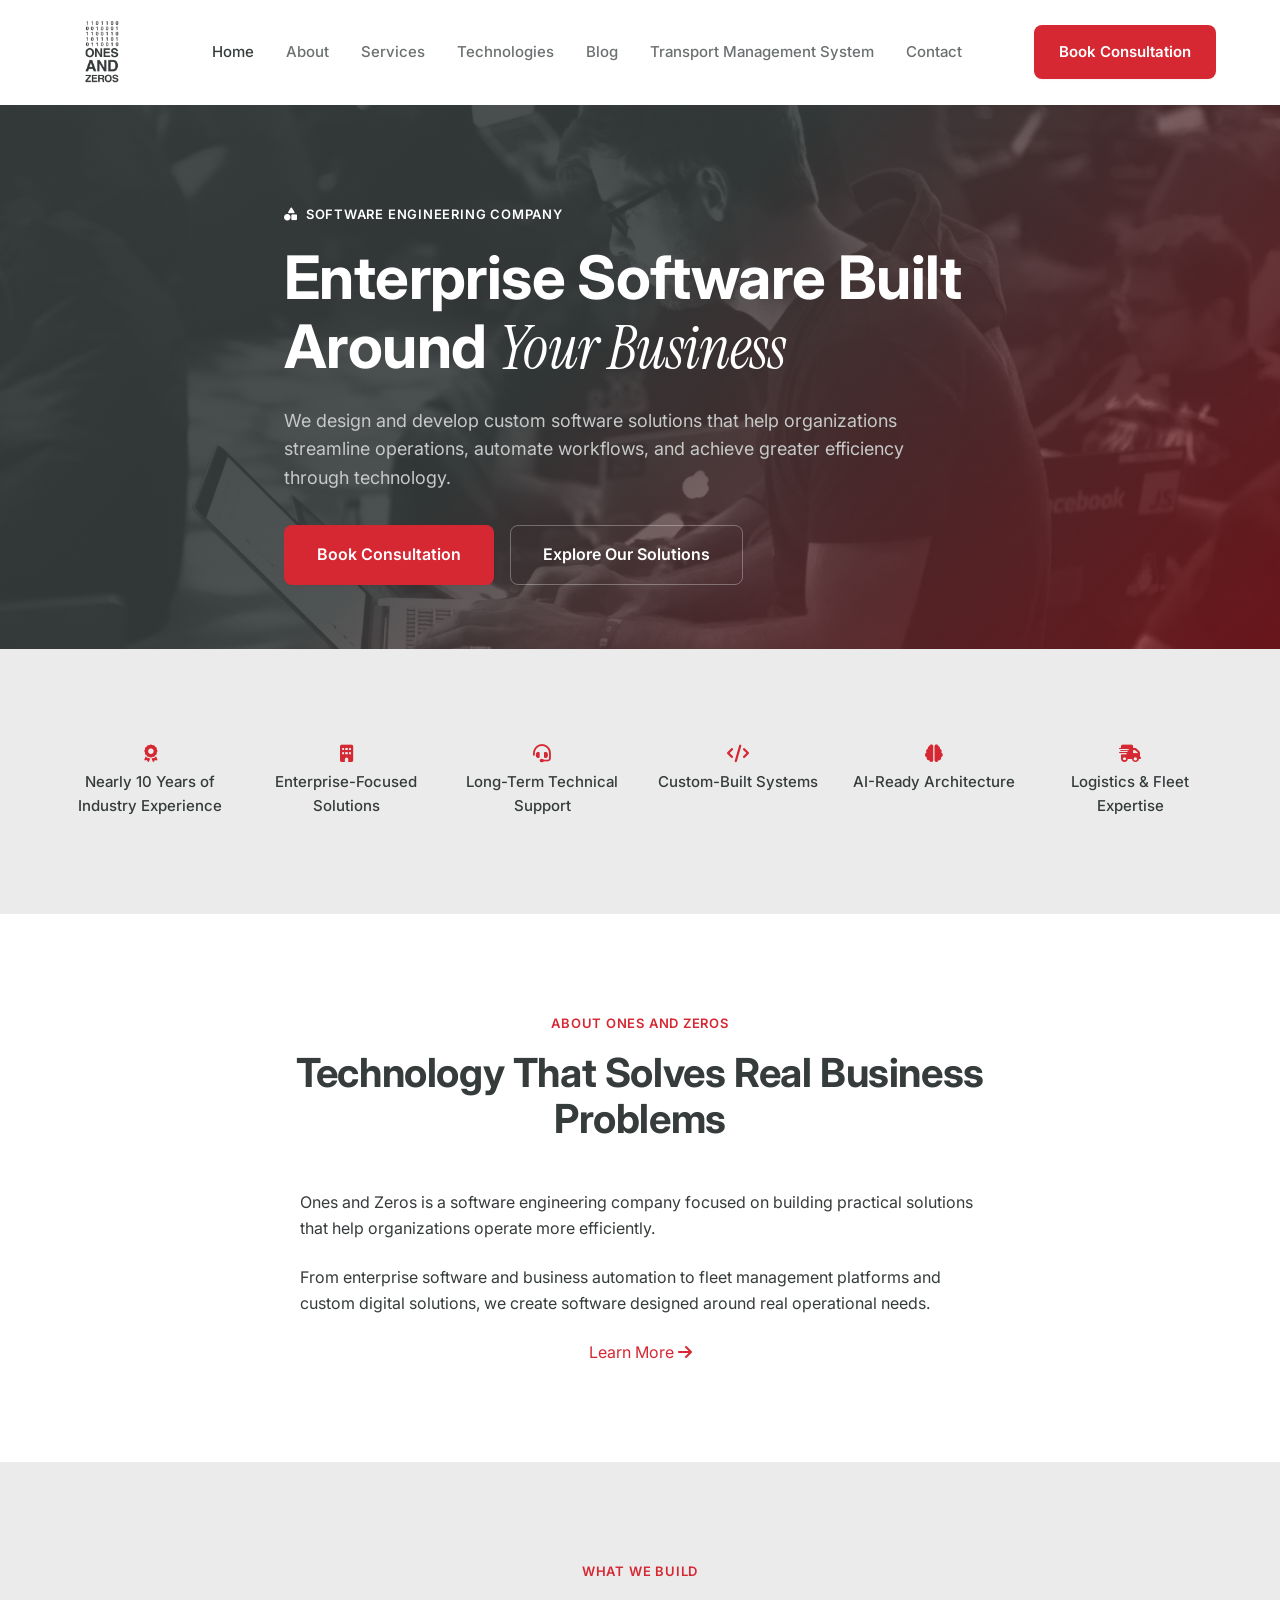
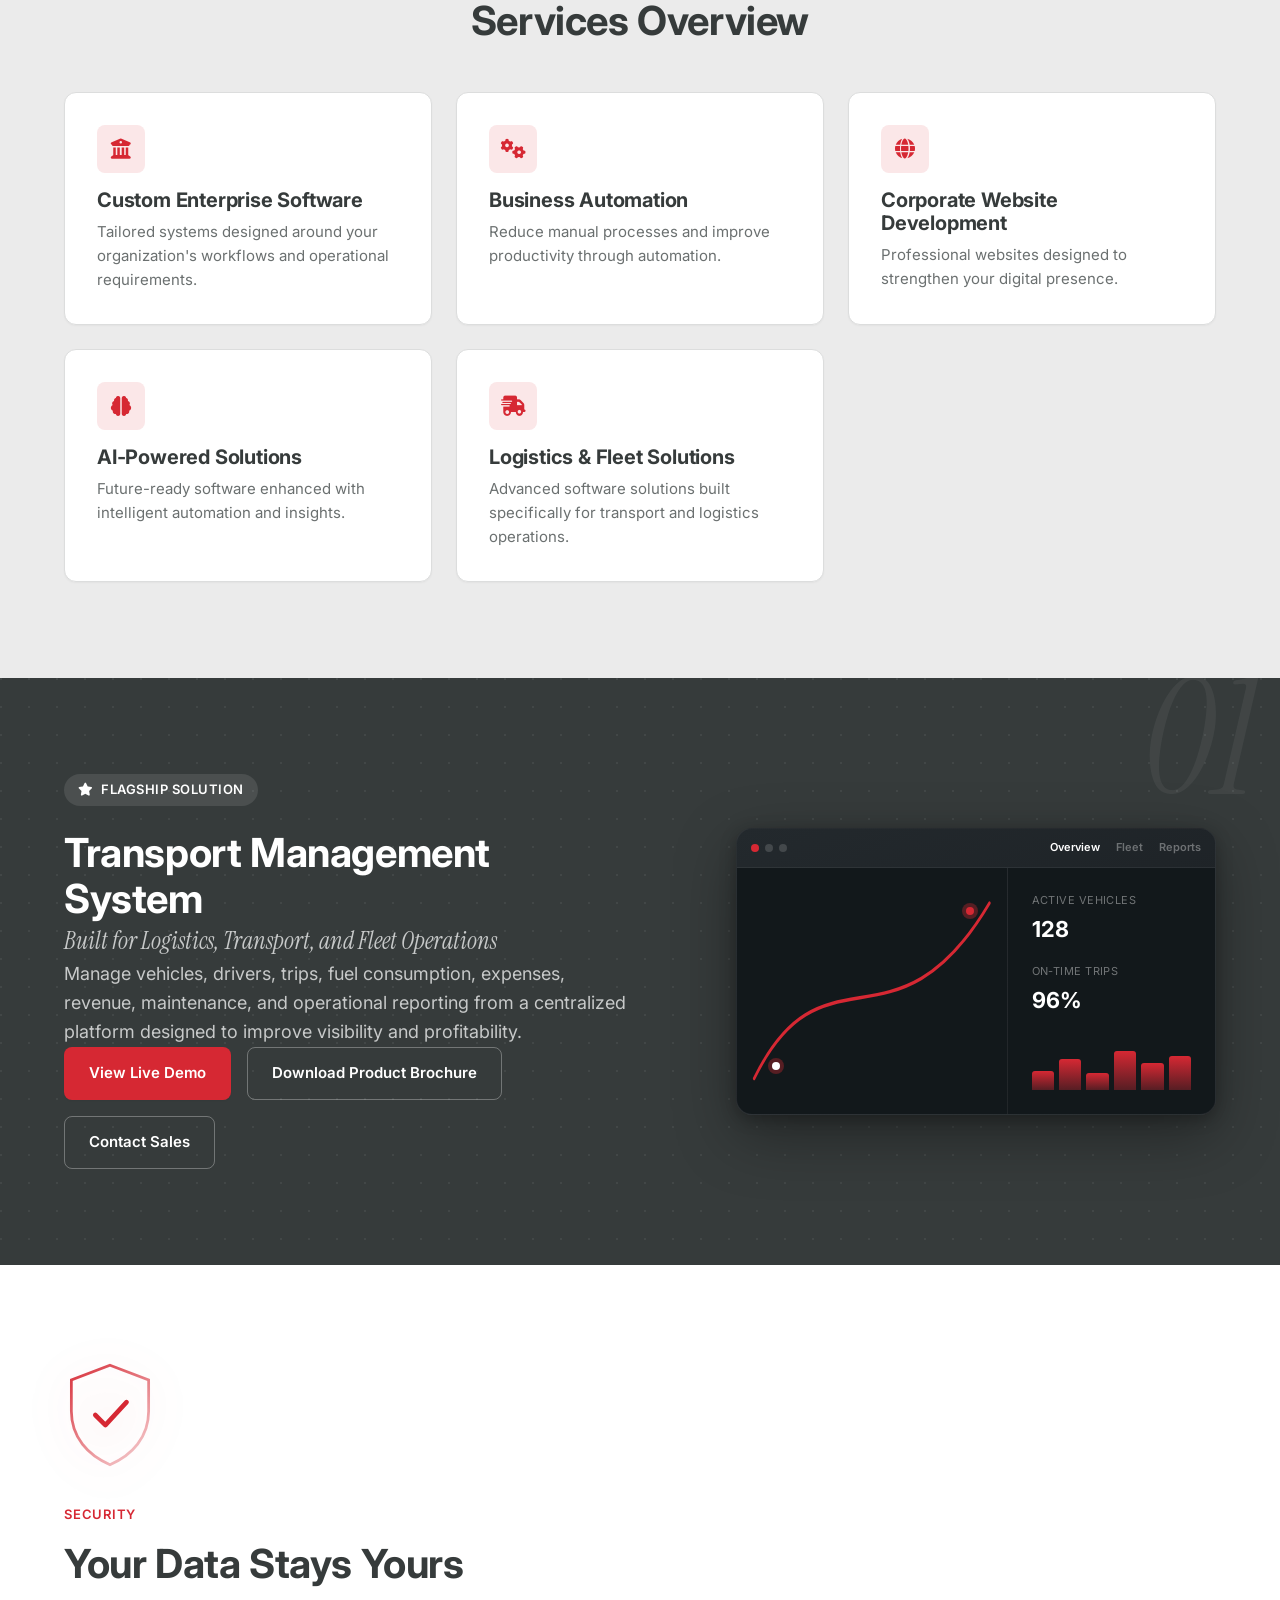
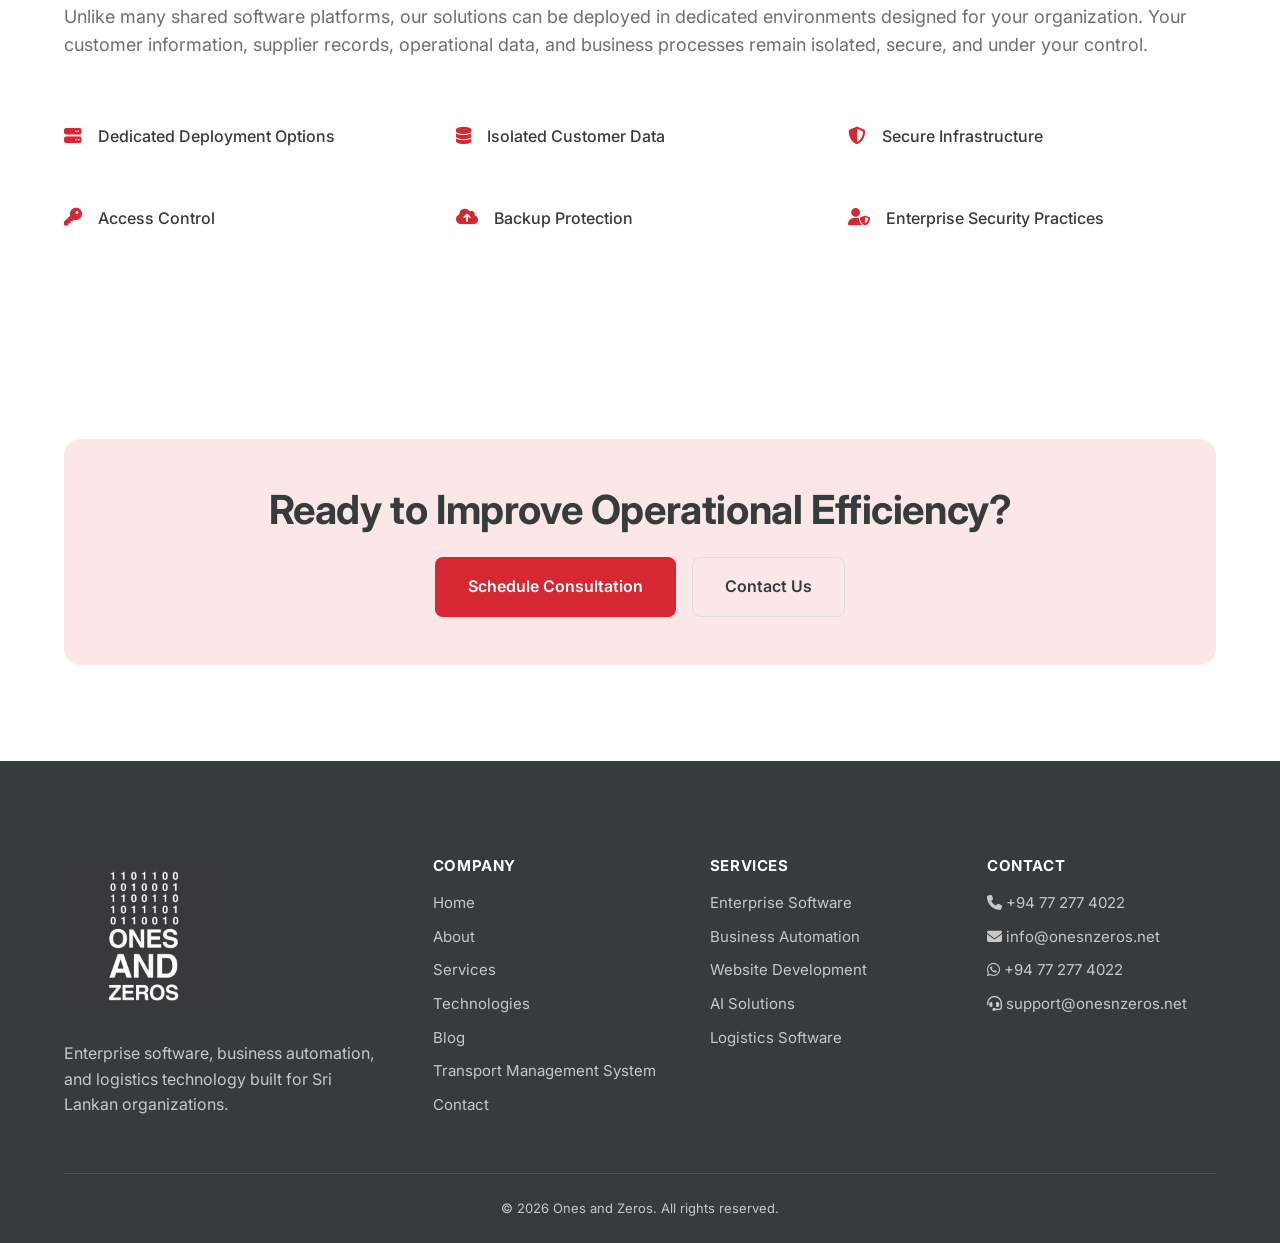
<file: index.html>
<!DOCTYPE html>
<html lang="en-LK">
<head>
  <meta charset="UTF-8">
  <meta name="viewport" content="width=device-width, initial-scale=1.0">
  <title>Ones and Zeros | Enterprise Software Development Company in Sri Lanka</title>
  <meta name="description" content="Ones and Zeros is a Sri Lanka-based software engineering company building enterprise software, business automation, and transport management solutions for growing organizations.">
  <link rel="canonical" href="SITE_URL_PLACEHOLDER/">

  <link rel="icon" type="image/png" sizes="32x32" href="assets/favicon/favicon-32x32.png">
  <link rel="icon" type="image/png" sizes="16x16" href="assets/favicon/favicon-16x16.png">
  <link rel="apple-touch-icon" sizes="180x180" href="assets/favicon/apple-touch-icon.png">
  <link rel="manifest" href="assets/favicon/site.webmanifest">

  <meta name="geo.region" content="LK-11">
  <meta name="geo.placename" content="Ratmalana, Sri Lanka">
  <meta name="geo.position" content="6.8280;79.9200">
  <meta name="ICBM" content="6.8280, 79.9200">

  <meta property="og:title" content="Ones and Zeros | Enterprise Software Development Company in Sri Lanka">
  <meta property="og:description" content="Custom enterprise software, business automation, and logistics technology built around the way your business operates.">
  <meta property="og:type" content="website">
  <meta property="og:url" content="SITE_URL_PLACEHOLDER/">
  <meta property="og:image" content="SITE_URL_PLACEHOLDER/assets/logo/2.png">
  <meta property="og:site_name" content="Ones and Zeros">
  <meta name="twitter:card" content="summary_large_image">
  <meta name="twitter:title" content="Ones and Zeros | Enterprise Software Development Company in Sri Lanka">
  <meta name="twitter:description" content="Custom enterprise software, business automation, and logistics technology built around the way your business operates.">
  <meta name="twitter:image" content="SITE_URL_PLACEHOLDER/assets/logo/2.png">

  <link rel="preconnect" href="https://fonts.googleapis.com">
  <link rel="preconnect" href="https://fonts.gstatic.com" crossorigin>
  <link rel="preconnect" href="https://cdnjs.cloudflare.com" crossorigin>
  <link href="https://fonts.googleapis.com/css2?family=Inter:wght@400;500;600;700&family=Instrument+Serif:ital@0;1&display=swap" rel="stylesheet">
  <link rel="stylesheet" href="https://cdnjs.cloudflare.com/ajax/libs/font-awesome/6.5.1/css/all.min.css">
  <link rel="stylesheet" href="css/styles.css">
  <link rel="preload" as="image" href="assets/images/hero-coding.webp" fetchpriority="high">

  <script type="application/ld+json">
  {
    "@context": "https://schema.org",
    "@type": "ProfessionalService",
    "name": "Ones and Zeros",
    "url": "SITE_URL_PLACEHOLDER/",
    "logo": "SITE_URL_PLACEHOLDER/assets/logo/1.png",
    "address": {
      "@type": "PostalAddress",
      "addressLocality": "Ratmalana",
      "addressCountry": "LK"
    },
    "geo": {
      "@type": "GeoCoordinates",
      "latitude": 6.8280,
      "longitude": 79.9200
    },
    "areaServed": "Sri Lanka",
    "priceRange": "$$",
    "contactPoint": {
      "@type": "ContactPoint",
      "telephone": "+94772774022",
      "email": "info@onesnzeros.net",
      "contactType": "customer service"
    }
  }
  </script>
</head>
<body>

  <header class="site-header" data-header>
    <div class="container nav">
      <a href="index.html" class="nav-logo"><picture><source srcset="assets/logo/1.webp" type="image/webp"><img src="assets/logo/1.png" alt="Ones and Zeros" width="76" height="76"></picture></a>
      <nav class="nav-menu" aria-label="Primary">
        <a href="index.html" class="nav-link is-active">Home</a>
        <a href="about.html" class="nav-link">About</a>
        <a href="services.html" class="nav-link">Services</a>
        <a href="technologies.html" class="nav-link">Technologies</a>
        <a href="blog/index.html" class="nav-link">Blog</a>
        <a href="tms.html" class="nav-link">Transport Management System</a>
        <a href="contact.html" class="nav-link">Contact</a>
      </nav>
      <div class="nav-actions">
        <a href="contact.html#consultation-form" class="btn btn-primary nav-cta">Book Consultation</a>
        <button class="nav-toggle" type="button" aria-label="Open menu" aria-expanded="false" aria-controls="mobile-menu" data-nav-toggle>
          <i class="fa-solid fa-bars"></i>
        </button>
      </div>
    </div>
    <div class="nav-mobile-panel" id="mobile-menu" data-nav-mobile-panel>
      <a href="index.html" class="nav-link is-active">Home</a>
      <a href="about.html" class="nav-link">About</a>
      <a href="services.html" class="nav-link">Services</a>
      <a href="technologies.html" class="nav-link">Technologies</a>
      <a href="blog/index.html" class="nav-link">Blog</a>
      <a href="tms.html" class="nav-link">Transport Management System</a>
      <a href="contact.html" class="nav-link">Contact</a>
      <a href="contact.html#consultation-form" class="btn btn-primary">Book Consultation</a>
    </div>
  </header>

  <main>

    <section class="hero hero--photo">
      <div class="container hero-content reveal">
        <span class="eyebrow"><i class="fa-solid fa-shapes"></i> Software Engineering Company</span>
        <h1>Enterprise Software Built Around <span class="display-serif">Your Business</span></h1>
        <p class="lead">We design and develop custom software solutions that help organizations streamline operations, automate workflows, and achieve greater efficiency through technology.</p>
        <div class="btn-group">
          <a href="contact.html#consultation-form" class="btn btn-primary btn-lg">Book Consultation</a>
          <a href="services.html" class="btn btn-secondary btn-lg">Explore Our Solutions</a>
        </div>
      </div>
    </section>

    <section class="section section--alt">
      <div class="container">
        <div class="trust-strip">
          <div class="trust-item reveal"><i class="fa-solid fa-award"></i><span>Nearly 10 Years of Industry Experience</span></div>
          <div class="trust-item reveal reveal-delay-1"><i class="fa-solid fa-building"></i><span>Enterprise-Focused Solutions</span></div>
          <div class="trust-item reveal reveal-delay-2"><i class="fa-solid fa-headset"></i><span>Long-Term Technical Support</span></div>
          <div class="trust-item reveal"><i class="fa-solid fa-code"></i><span>Custom-Built Systems</span></div>
          <div class="trust-item reveal reveal-delay-1"><i class="fa-solid fa-brain"></i><span>AI-Ready Architecture</span></div>
          <div class="trust-item reveal reveal-delay-2"><i class="fa-solid fa-truck-fast"></i><span>Logistics &amp; Fleet Expertise</span></div>
        </div>
      </div>
    </section>

    <section class="section">
      <div class="container">
        <div class="section-header reveal">
          <span class="eyebrow">About Ones and Zeros</span>
          <h2>Technology That Solves Real Business Problems</h2>
        </div>
        <div class="prose reveal">
          <p>Ones and Zeros is a software engineering company focused on building practical solutions that help organizations operate more efficiently.</p>
          <p>From enterprise software and business automation to fleet management platforms and custom digital solutions, we create software designed around real operational needs.</p>
          <p style="text-align:center; margin-top: var(--space-3);"><a href="about.html" class="btn-ghost">Learn More <i class="fa-solid fa-arrow-right"></i></a></p>
        </div>
      </div>
    </section>

    <section class="section section--alt">
      <div class="container">
        <div class="section-header reveal">
          <span class="eyebrow">What We Build</span>
          <h2>Services Overview</h2>
        </div>
        <div class="card-grid">
          <a href="services.html#custom-enterprise-software" class="card reveal">
            <div class="icon-chip"><i class="fa-solid fa-building-columns"></i></div>
            <h3>Custom Enterprise Software</h3>
            <p>Tailored systems designed around your organization's workflows and operational requirements.</p>
          </a>
          <a href="services.html#business-automation" class="card reveal reveal-delay-1">
            <div class="icon-chip"><i class="fa-solid fa-gears"></i></div>
            <h3>Business Automation</h3>
            <p>Reduce manual processes and improve productivity through automation.</p>
          </a>
          <a href="services.html#corporate-website-development" class="card reveal reveal-delay-2">
            <div class="icon-chip"><i class="fa-solid fa-globe"></i></div>
            <h3>Corporate Website Development</h3>
            <p>Professional websites designed to strengthen your digital presence.</p>
          </a>
          <a href="services.html#ai-powered-solutions" class="card reveal">
            <div class="icon-chip"><i class="fa-solid fa-brain"></i></div>
            <h3>AI-Powered Solutions</h3>
            <p>Future-ready software enhanced with intelligent automation and insights.</p>
          </a>
          <a href="services.html#logistics-fleet-solutions" class="card reveal reveal-delay-1">
            <div class="icon-chip"><i class="fa-solid fa-truck-fast"></i></div>
            <h3>Logistics &amp; Fleet Solutions</h3>
            <p>Advanced software solutions built specifically for transport and logistics operations.</p>
          </a>
        </div>
      </div>
    </section>

    <section class="section section--dark numeral-mark">
      <div class="container">
        <div class="flagship-banner hero-grid hero-grid--split reveal">
          <div>
            <span class="flagship-badge"><i class="fa-solid fa-star"></i> Flagship Solution</span>
            <h2>Transport Management System</h2>
            <p class="lead display-serif" style="font-size:1.5rem;">Built for Logistics, Transport, and Fleet Operations</p>
            <p class="lead">Manage vehicles, drivers, trips, fuel consumption, expenses, revenue, maintenance, and operational reporting from a centralized platform designed to improve visibility and profitability.</p>
            <div class="btn-group">
              <a href="tms.html#live-demo" class="btn btn-primary">View Live Demo</a>
              <a href="tms.html#brochure" class="btn btn-secondary">Download Product Brochure</a>
              <a href="contact.html" class="btn btn-secondary">Contact Sales</a>
            </div>
          </div>
          <div class="hero-visual reveal reveal-delay-1" aria-hidden="true">
            <div data-dashboard-mock></div>
          </div>
        </div>
      </div>
    </section>

    <section class="section">
      <div class="container">
        <div class="security-header reveal">
          <div class="shield-mark">
            <svg viewBox="0 0 100 116" fill="none" xmlns="http://www.w3.org/2000/svg">
              <path d="M50 4 L92 20 V54 C92 82 74 102 50 112 C26 102 8 82 8 54 V20 Z" stroke="url(#shieldGradHome)" stroke-width="3"></path>
              <path d="M34 58 L45 69 L68 44" stroke="#D62833" stroke-width="5" stroke-linecap="round" stroke-linejoin="round"></path>
              <defs>
                <linearGradient id="shieldGradHome" x1="0" y1="0" x2="100" y2="116" gradientUnits="userSpaceOnUse">
                  <stop offset="0" stop-color="#D62833"></stop>
                  <stop offset="1" stop-color="#D62833" stop-opacity="0.15"></stop>
                </linearGradient>
              </defs>
            </svg>
          </div>
          <div class="section-header">
            <span class="eyebrow">Security</span>
            <h2>Your Data Stays Yours</h2>
            <p class="lead">Unlike many shared software platforms, our solutions can be deployed in dedicated environments designed for your organization. Your customer information, supplier records, operational data, and business processes remain isolated, secure, and under your control.</p>
          </div>
        </div>
        <div class="feature-grid">
          <div class="feature-item reveal"><i class="fa-solid fa-server"></i><span>Dedicated Deployment Options</span></div>
          <div class="feature-item reveal reveal-delay-1"><i class="fa-solid fa-database"></i><span>Isolated Customer Data</span></div>
          <div class="feature-item reveal reveal-delay-2"><i class="fa-solid fa-shield-halved"></i><span>Secure Infrastructure</span></div>
          <div class="feature-item reveal"><i class="fa-solid fa-key"></i><span>Access Control</span></div>
          <div class="feature-item reveal reveal-delay-1"><i class="fa-solid fa-cloud-arrow-up"></i><span>Backup Protection</span></div>
          <div class="feature-item reveal reveal-delay-2"><i class="fa-solid fa-user-shield"></i><span>Enterprise Security Practices</span></div>
        </div>
      </div>
    </section>

    <section class="section">
      <div class="container">
        <div class="cta-banner reveal">
          <h2>Ready to Improve Operational Efficiency?</h2>
          <div class="btn-group">
            <a href="contact.html#consultation-form" class="btn btn-primary btn-lg">Schedule Consultation</a>
            <a href="contact.html" class="btn btn-secondary btn-lg">Contact Us</a>
          </div>
        </div>
      </div>
    </section>

  </main>

  <footer class="site-footer">
    <div class="container">
      <div class="footer-grid">
        <div class="footer-col footer-brand">
          <picture><source srcset="assets/logo/2.webp" type="image/webp"><img src="assets/logo/2.png" alt="Ones and Zeros" width="160" height="160"></picture>
          <p>Enterprise software, business automation, and logistics technology built for Sri Lankan organizations.</p>
        </div>
        <div class="footer-col">
          <h4>Company</h4>
          <ul>
            <li><a href="index.html">Home</a></li>
            <li><a href="about.html">About</a></li>
            <li><a href="services.html">Services</a></li>
            <li><a href="technologies.html">Technologies</a></li>
            <li><a href="blog/index.html">Blog</a></li>
            <li><a href="tms.html">Transport Management System</a></li>
            <li><a href="contact.html">Contact</a></li>
          </ul>
        </div>
        <div class="footer-col">
          <h4>Services</h4>
          <ul>
            <li><a href="services.html#custom-enterprise-software">Enterprise Software</a></li>
            <li><a href="services.html#business-automation">Business Automation</a></li>
            <li><a href="services.html#corporate-website-development">Website Development</a></li>
            <li><a href="services.html#ai-powered-solutions">AI Solutions</a></li>
            <li><a href="services.html#logistics-fleet-solutions">Logistics Software</a></li>
          </ul>
        </div>
        <div class="footer-col">
          <h4>Contact</h4>
          <ul>
            <li><a href="tel:+94772774022"><i class="fa-solid fa-phone"></i> +94 77 277 4022</a></li>
            <li><a href="mailto:info@onesnzeros.net"><i class="fa-solid fa-envelope"></i> info@onesnzeros.net</a></li>
            <li><a href="https://wa.me/94772774022"><i class="fa-brands fa-whatsapp"></i> +94 77 277 4022</a></li>
            <li><a href="mailto:support@onesnzeros.net"><i class="fa-solid fa-headset"></i> support@onesnzeros.net</a></li>
          </ul>
        </div>
      </div>
      <div class="footer-bottom">
        <p>&copy; 2026 Ones and Zeros. All rights reserved.</p>
      </div>
    </div>
  </footer>

  <script src="js/main.js" defer></script>
</body>
</html>
</file>
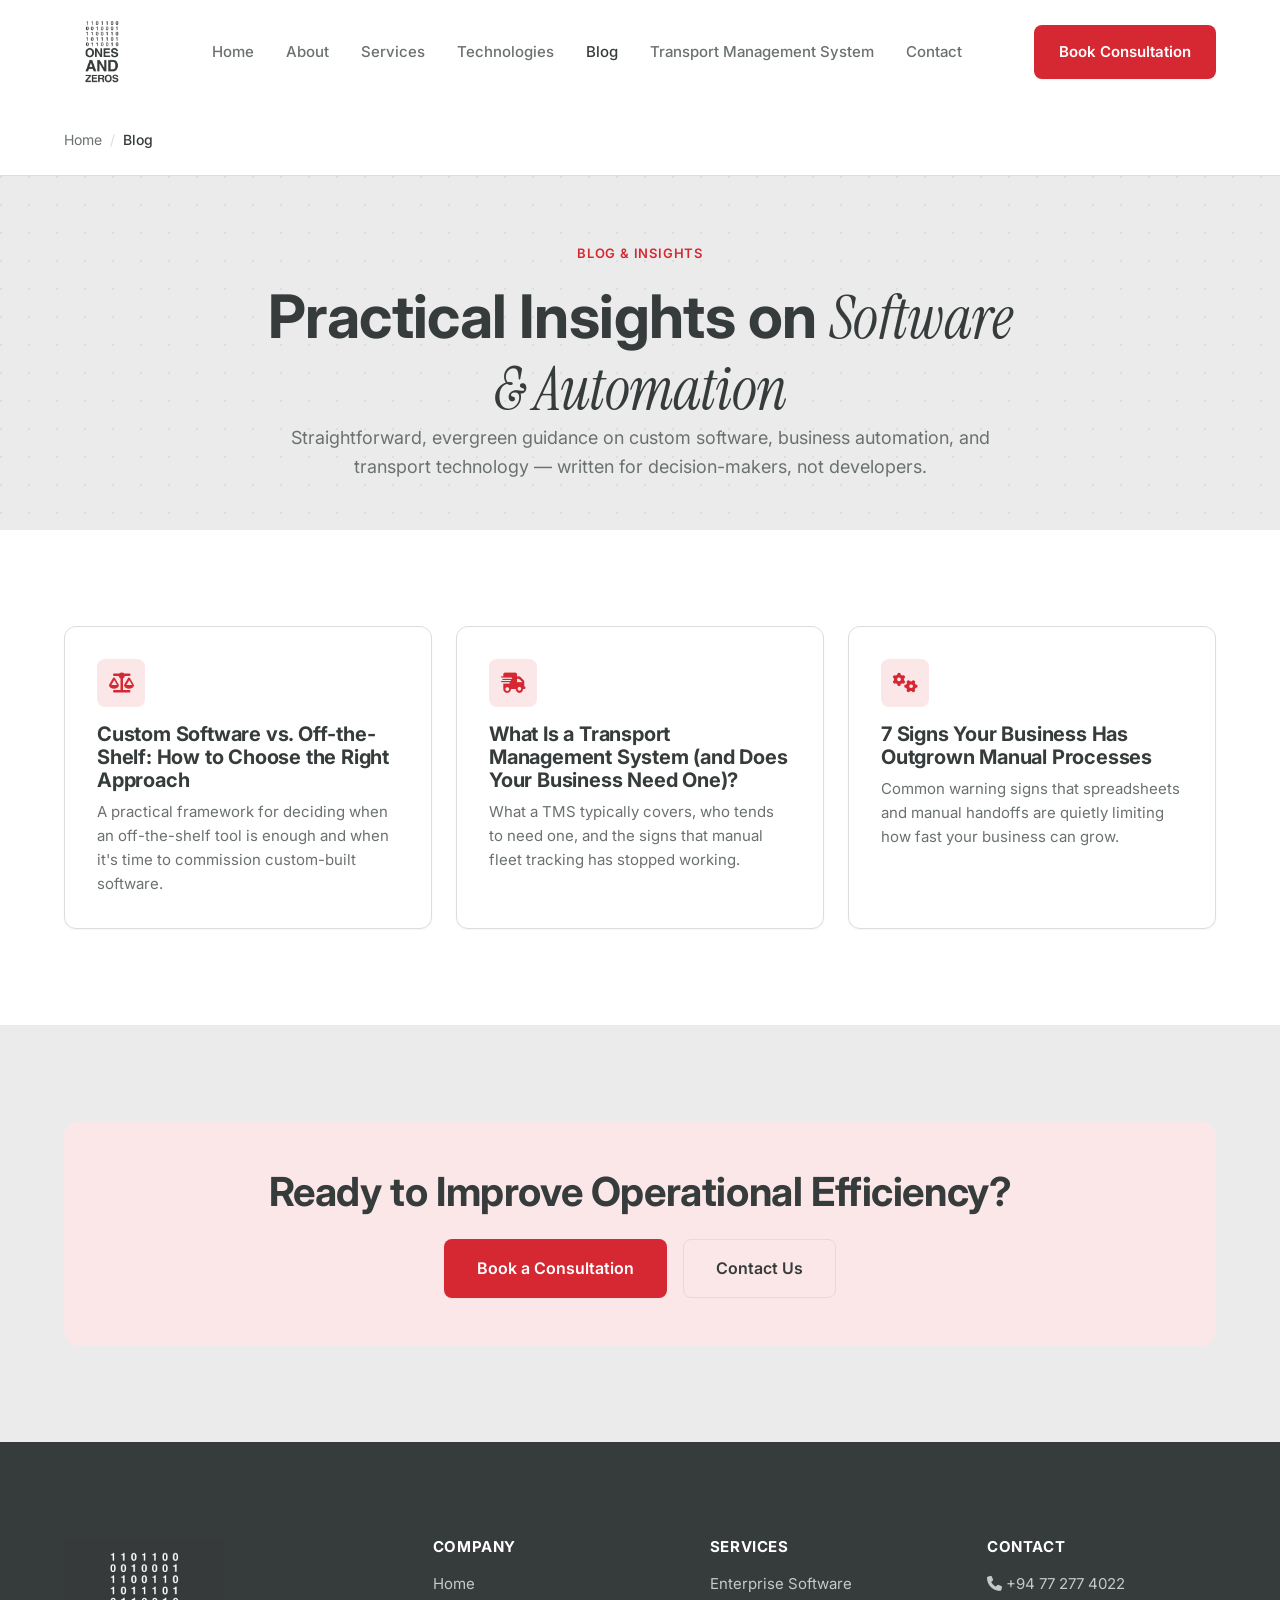
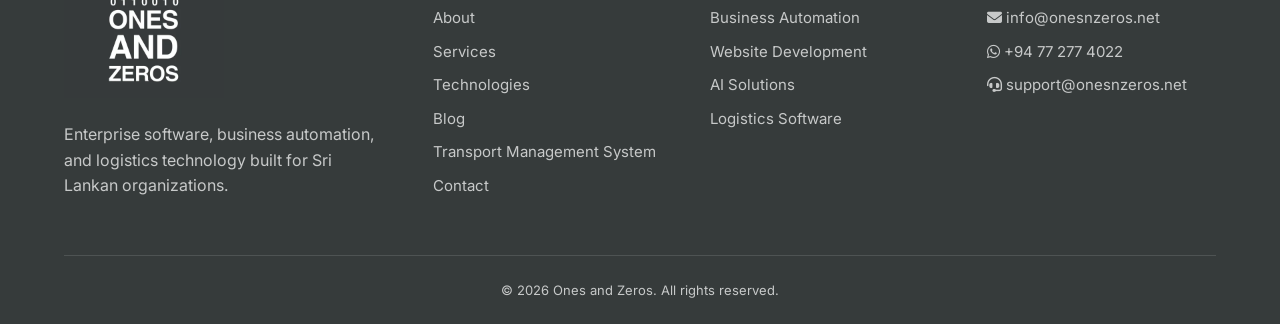
<file: blog/index.html>
<!DOCTYPE html>
<html lang="en-LK">
<head>
  <meta charset="UTF-8">
  <meta name="viewport" content="width=device-width, initial-scale=1.0">
  <title>Blog & Insights | Ones and Zeros — Software, Automation, Logistics</title>
  <meta name="description" content="Practical insights on custom software, business automation, and transport management from Ones and Zeros, a Sri Lanka-based enterprise software company.">
  <link rel="canonical" href="SITE_URL_PLACEHOLDER/blog/index.html">

  <link rel="icon" type="image/png" sizes="32x32" href="../assets/favicon/favicon-32x32.png">
  <link rel="icon" type="image/png" sizes="16x16" href="../assets/favicon/favicon-16x16.png">
  <link rel="apple-touch-icon" sizes="180x180" href="../assets/favicon/apple-touch-icon.png">
  <link rel="manifest" href="../assets/favicon/site.webmanifest">

  <meta name="geo.region" content="LK-11">
  <meta name="geo.placename" content="Ratmalana, Sri Lanka">
  <meta name="geo.position" content="6.8280;79.9200">
  <meta name="ICBM" content="6.8280, 79.9200">

  <meta property="og:title" content="Blog & Insights | Ones and Zeros — Software, Automation, Logistics">
  <meta property="og:description" content="Practical, no-fluff insights on custom software, business automation, and transport management for growing organizations.">
  <meta property="og:type" content="website">
  <meta property="og:url" content="SITE_URL_PLACEHOLDER/blog/index.html">
  <meta property="og:image" content="SITE_URL_PLACEHOLDER/assets/logo/2.png">
  <meta property="og:site_name" content="Ones and Zeros">
  <meta name="twitter:card" content="summary_large_image">
  <meta name="twitter:title" content="Blog & Insights | Ones and Zeros — Software, Automation, Logistics">
  <meta name="twitter:description" content="Practical, no-fluff insights on custom software, business automation, and transport management for growing organizations.">
  <meta name="twitter:image" content="SITE_URL_PLACEHOLDER/assets/logo/2.png">


  <link rel="preconnect" href="https://fonts.googleapis.com">
  <link rel="preconnect" href="https://fonts.gstatic.com" crossorigin>
  <link rel="preconnect" href="https://cdnjs.cloudflare.com" crossorigin>
  <link href="https://fonts.googleapis.com/css2?family=Inter:wght@400;500;600;700&family=Instrument+Serif:ital@0;1&display=swap" rel="stylesheet">
  <link rel="stylesheet" href="https://cdnjs.cloudflare.com/ajax/libs/font-awesome/6.5.1/css/all.min.css">
  <link rel="stylesheet" href="../css/styles.css">

  <script type="application/ld+json">
  {
    "@context": "https://schema.org",
    "@type": "Blog",
    "name": "Ones and Zeros Blog",
    "url": "SITE_URL_PLACEHOLDER/blog/index.html",
    "description": "Practical insights on custom software, business automation, and transport management for growing organizations.",
    "publisher": {
      "@type": "ProfessionalService",
      "name": "Ones and Zeros",
      "logo": {
        "@type": "ImageObject",
        "url": "SITE_URL_PLACEHOLDER/assets/logo/1.png"
      }
    },
    "blogPost": [
      {
        "@type": "BlogPosting",
        "headline": "Custom Software vs. Off-the-Shelf: How to Choose the Right Approach",
        "url": "SITE_URL_PLACEHOLDER/blog/choosing-custom-software-vs-off-the-shelf.html"
      },
      {
        "@type": "BlogPosting",
        "headline": "What Is a Transport Management System (and Does Your Business Need One)?",
        "url": "SITE_URL_PLACEHOLDER/blog/what-is-a-transport-management-system.html"
      },
      {
        "@type": "BlogPosting",
        "headline": "7 Signs Your Business Has Outgrown Manual Processes",
        "url": "SITE_URL_PLACEHOLDER/blog/signs-your-business-needs-business-automation.html"
      }
    ]
  }
  </script>
  <script type="application/ld+json">
  {
    "@context": "https://schema.org",
    "@type": "BreadcrumbList",
    "itemListElement": [
      {
        "@type": "ListItem",
        "position": 1,
        "name": "Home",
        "item": "SITE_URL_PLACEHOLDER/index.html"
      },
      {
        "@type": "ListItem",
        "position": 2,
        "name": "Blog",
        "item": "SITE_URL_PLACEHOLDER/blog/index.html"
      }
    ]
  }
  </script>
</head>
<body>

  <header class="site-header" data-header>
    <div class="container nav">
      <a href="../index.html" class="nav-logo"><picture><source srcset="../assets/logo/1.webp" type="image/webp"><img src="../assets/logo/1.png" alt="Ones and Zeros" width="76" height="76"></picture></a>
      <nav class="nav-menu" aria-label="Primary">
        <a href="../index.html" class="nav-link">Home</a>
        <a href="../about.html" class="nav-link">About</a>
        <a href="../services.html" class="nav-link">Services</a>
        <a href="../technologies.html" class="nav-link">Technologies</a>
        <a href="index.html" class="nav-link is-active">Blog</a>
        <a href="../tms.html" class="nav-link">Transport Management System</a>
        <a href="../contact.html" class="nav-link">Contact</a>
      </nav>
      <div class="nav-actions">
        <a href="../contact.html#consultation-form" class="btn btn-primary nav-cta">Book Consultation</a>
        <button class="nav-toggle" type="button" aria-label="Open menu" aria-expanded="false" aria-controls="mobile-menu" data-nav-toggle>
          <i class="fa-solid fa-bars"></i>
        </button>
      </div>
    </div>
    <div class="nav-mobile-panel" id="mobile-menu" data-nav-mobile-panel>
      <a href="../index.html" class="nav-link">Home</a>
      <a href="../about.html" class="nav-link">About</a>
      <a href="../services.html" class="nav-link">Services</a>
      <a href="../technologies.html" class="nav-link">Technologies</a>
      <a href="index.html" class="nav-link is-active">Blog</a>
      <a href="../tms.html" class="nav-link">Transport Management System</a>
      <a href="../contact.html" class="nav-link">Contact</a>
      <a href="../contact.html#consultation-form" class="btn btn-primary">Book Consultation</a>
    </div>
  </header>

  <nav class="breadcrumb" aria-label="Breadcrumb">
    <div class="container">
      <ol>
        <li><a href="../index.html">Home</a></li>
        <li aria-current="page">Blog</li>
      </ol>
    </div>
  </nav>

  <main>

    <section class="page-hero">
      <div class="container">
        <span class="eyebrow">Blog &amp; Insights</span>
        <h1>Practical Insights on <span class="display-serif">Software &amp; Automation</span></h1>
        <p class="lead">Straightforward, evergreen guidance on custom software, business automation, and transport technology — written for decision-makers, not developers.</p>
      </div>
    </section>

    <section class="section">
      <div class="container">
        <div class="card-grid">

          <a href="choosing-custom-software-vs-off-the-shelf.html" class="card reveal">
            <div class="icon-chip"><i class="fa-solid fa-scale-balanced"></i></div>
            <h3>Custom Software vs. Off-the-Shelf: How to Choose the Right Approach</h3>
            <p>A practical framework for deciding when an off-the-shelf tool is enough and when it's time to commission custom-built software.</p>
          </a>

          <a href="what-is-a-transport-management-system.html" class="card reveal reveal-delay-1">
            <div class="icon-chip"><i class="fa-solid fa-truck-fast"></i></div>
            <h3>What Is a Transport Management System (and Does Your Business Need One)?</h3>
            <p>What a TMS typically covers, who tends to need one, and the signs that manual fleet tracking has stopped working.</p>
          </a>

          <a href="signs-your-business-needs-business-automation.html" class="card reveal reveal-delay-2">
            <div class="icon-chip"><i class="fa-solid fa-gears"></i></div>
            <h3>7 Signs Your Business Has Outgrown Manual Processes</h3>
            <p>Common warning signs that spreadsheets and manual handoffs are quietly limiting how fast your business can grow.</p>
          </a>

        </div>
      </div>
    </section>

    <section class="section section--alt">
      <div class="container">
        <div class="cta-banner reveal">
          <h2>Ready to Improve Operational Efficiency?</h2>
          <div class="btn-group">
            <a href="../contact.html#consultation-form" class="btn btn-primary btn-lg">Book a Consultation</a>
            <a href="../contact.html" class="btn btn-secondary btn-lg">Contact Us</a>
          </div>
        </div>
      </div>
    </section>

  </main>

  <footer class="site-footer">
    <div class="container">
      <div class="footer-grid">
        <div class="footer-col footer-brand">
          <picture><source srcset="../assets/logo/2.webp" type="image/webp"><img src="../assets/logo/2.png" alt="Ones and Zeros" width="160" height="160"></picture>
          <p>Enterprise software, business automation, and logistics technology built for Sri Lankan organizations.</p>
        </div>
        <div class="footer-col">
          <h4>Company</h4>
          <ul>
            <li><a href="../index.html">Home</a></li>
            <li><a href="../about.html">About</a></li>
            <li><a href="../services.html">Services</a></li>
            <li><a href="../technologies.html">Technologies</a></li>
            <li><a href="index.html">Blog</a></li>
            <li><a href="../tms.html">Transport Management System</a></li>
            <li><a href="../contact.html">Contact</a></li>
          </ul>
        </div>
        <div class="footer-col">
          <h4>Services</h4>
          <ul>
            <li><a href="../services.html#custom-enterprise-software">Enterprise Software</a></li>
            <li><a href="../services.html#business-automation">Business Automation</a></li>
            <li><a href="../services.html#corporate-website-development">Website Development</a></li>
            <li><a href="../services.html#ai-powered-solutions">AI Solutions</a></li>
            <li><a href="../services.html#logistics-fleet-solutions">Logistics Software</a></li>
          </ul>
        </div>
        <div class="footer-col">
          <h4>Contact</h4>
          <ul>
            <li><a href="tel:+94772774022"><i class="fa-solid fa-phone"></i> +94 77 277 4022</a></li>
            <li><a href="mailto:info@onesnzeros.net"><i class="fa-solid fa-envelope"></i> info@onesnzeros.net</a></li>
            <li><a href="https://wa.me/94772774022"><i class="fa-brands fa-whatsapp"></i> +94 77 277 4022</a></li>
            <li><a href="mailto:support@onesnzeros.net"><i class="fa-solid fa-headset"></i> support@onesnzeros.net</a></li>
          </ul>
        </div>
      </div>
      <div class="footer-bottom">
        <p>&copy; 2026 Ones and Zeros. All rights reserved.</p>
      </div>
    </div>
  </footer>

  <script src="../js/main.js" defer></script>
</body>
</html>
</file>
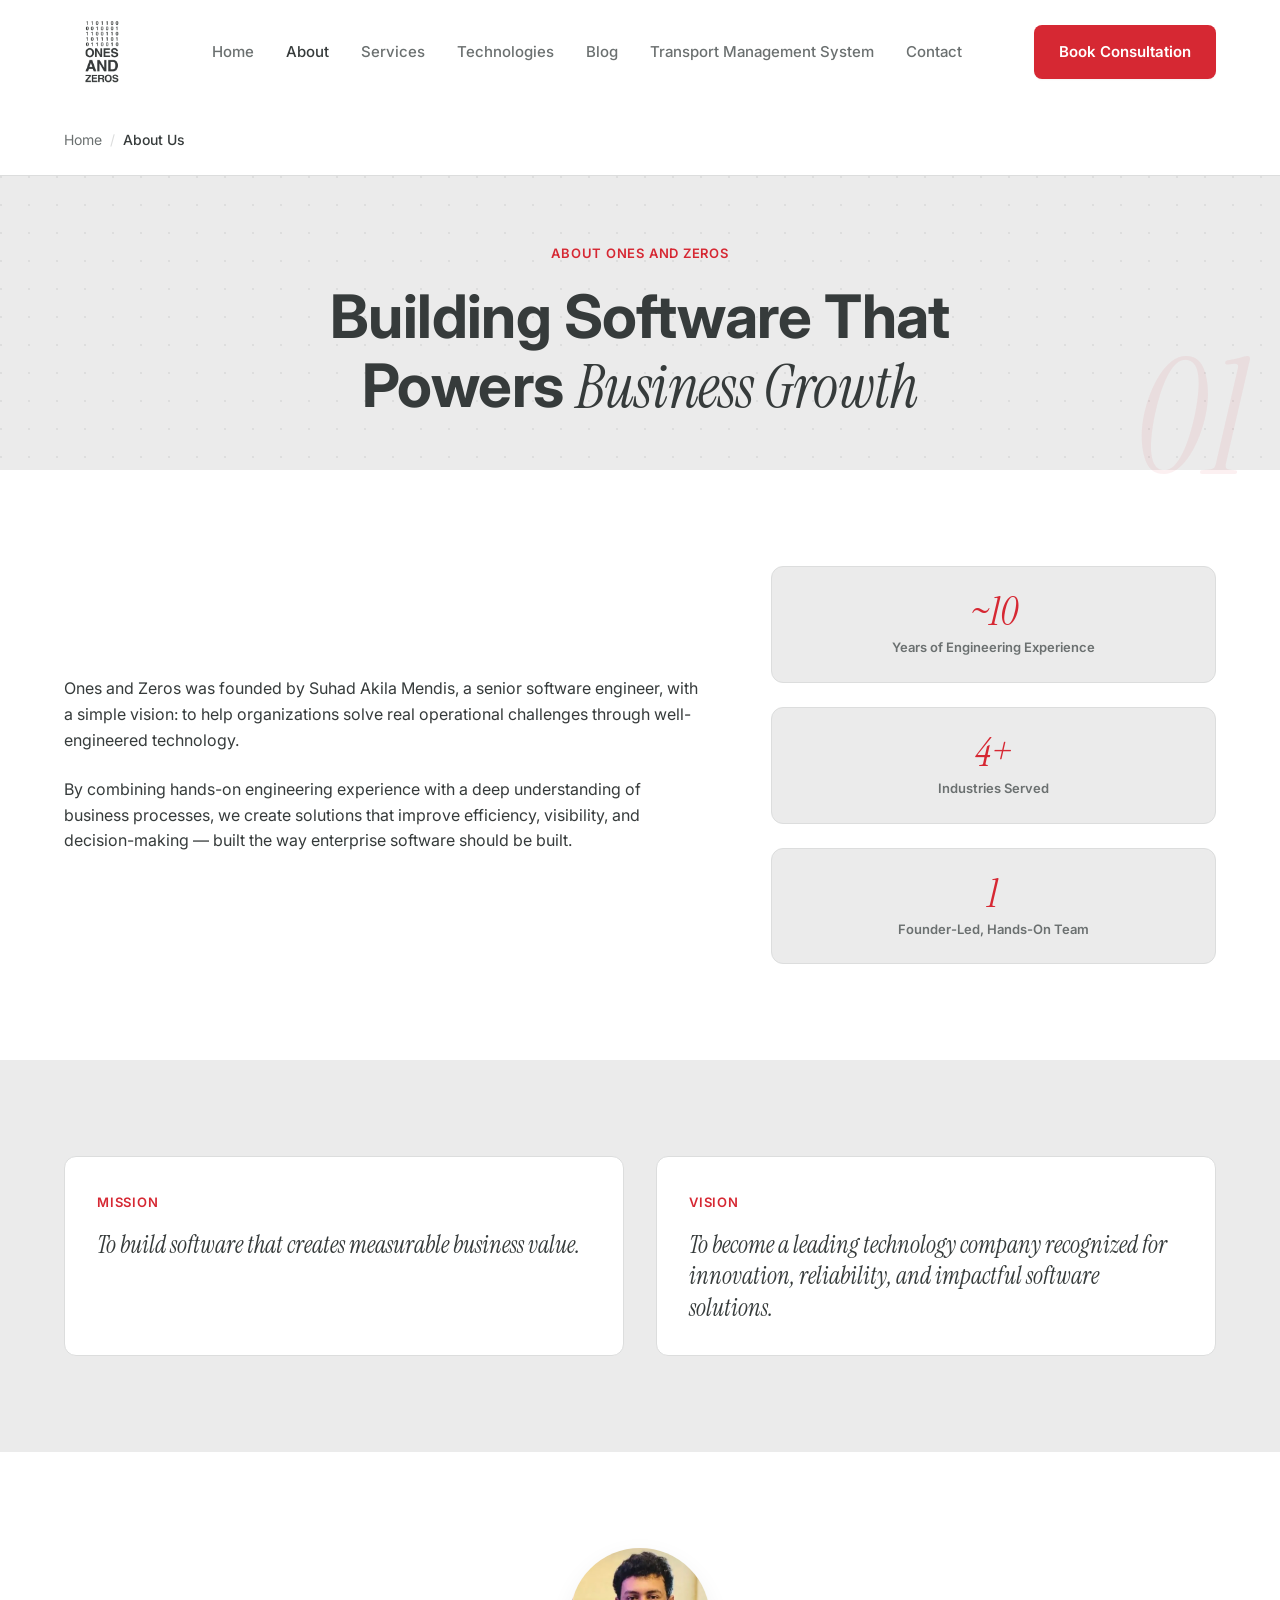
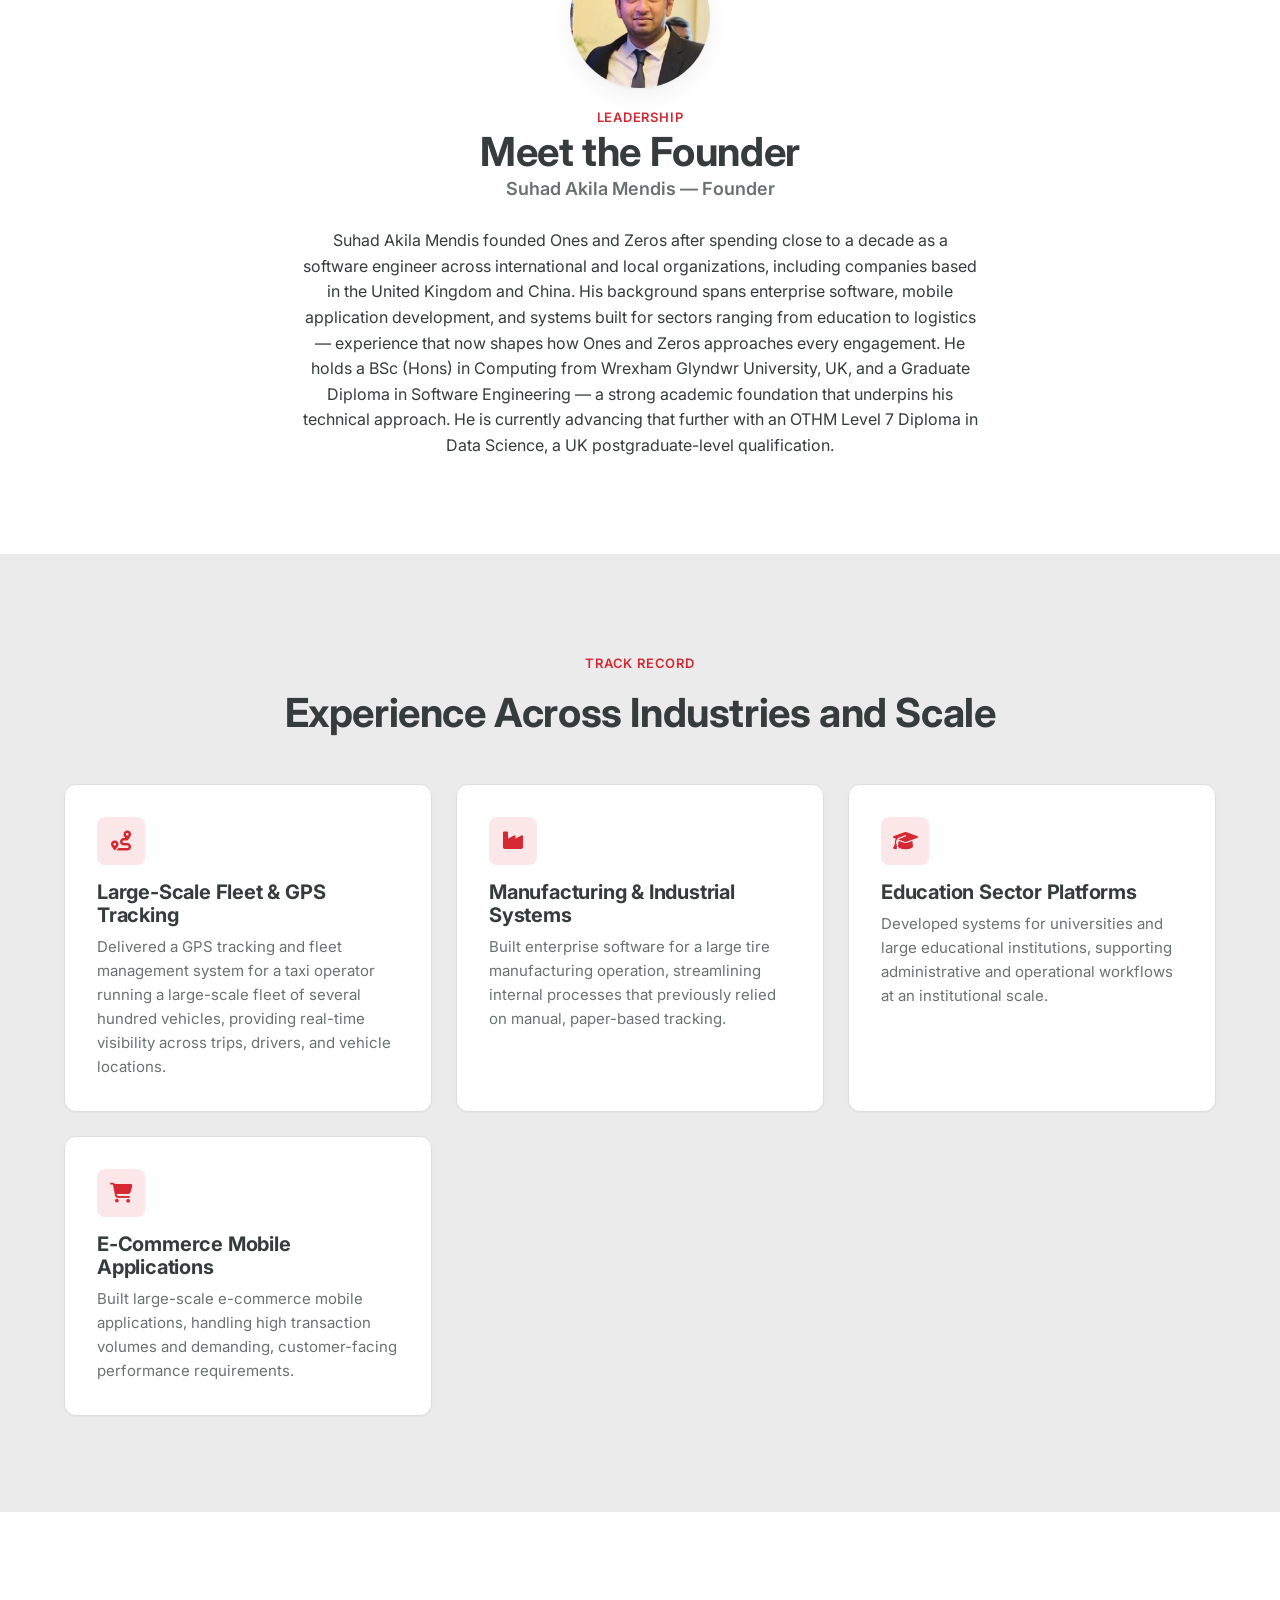
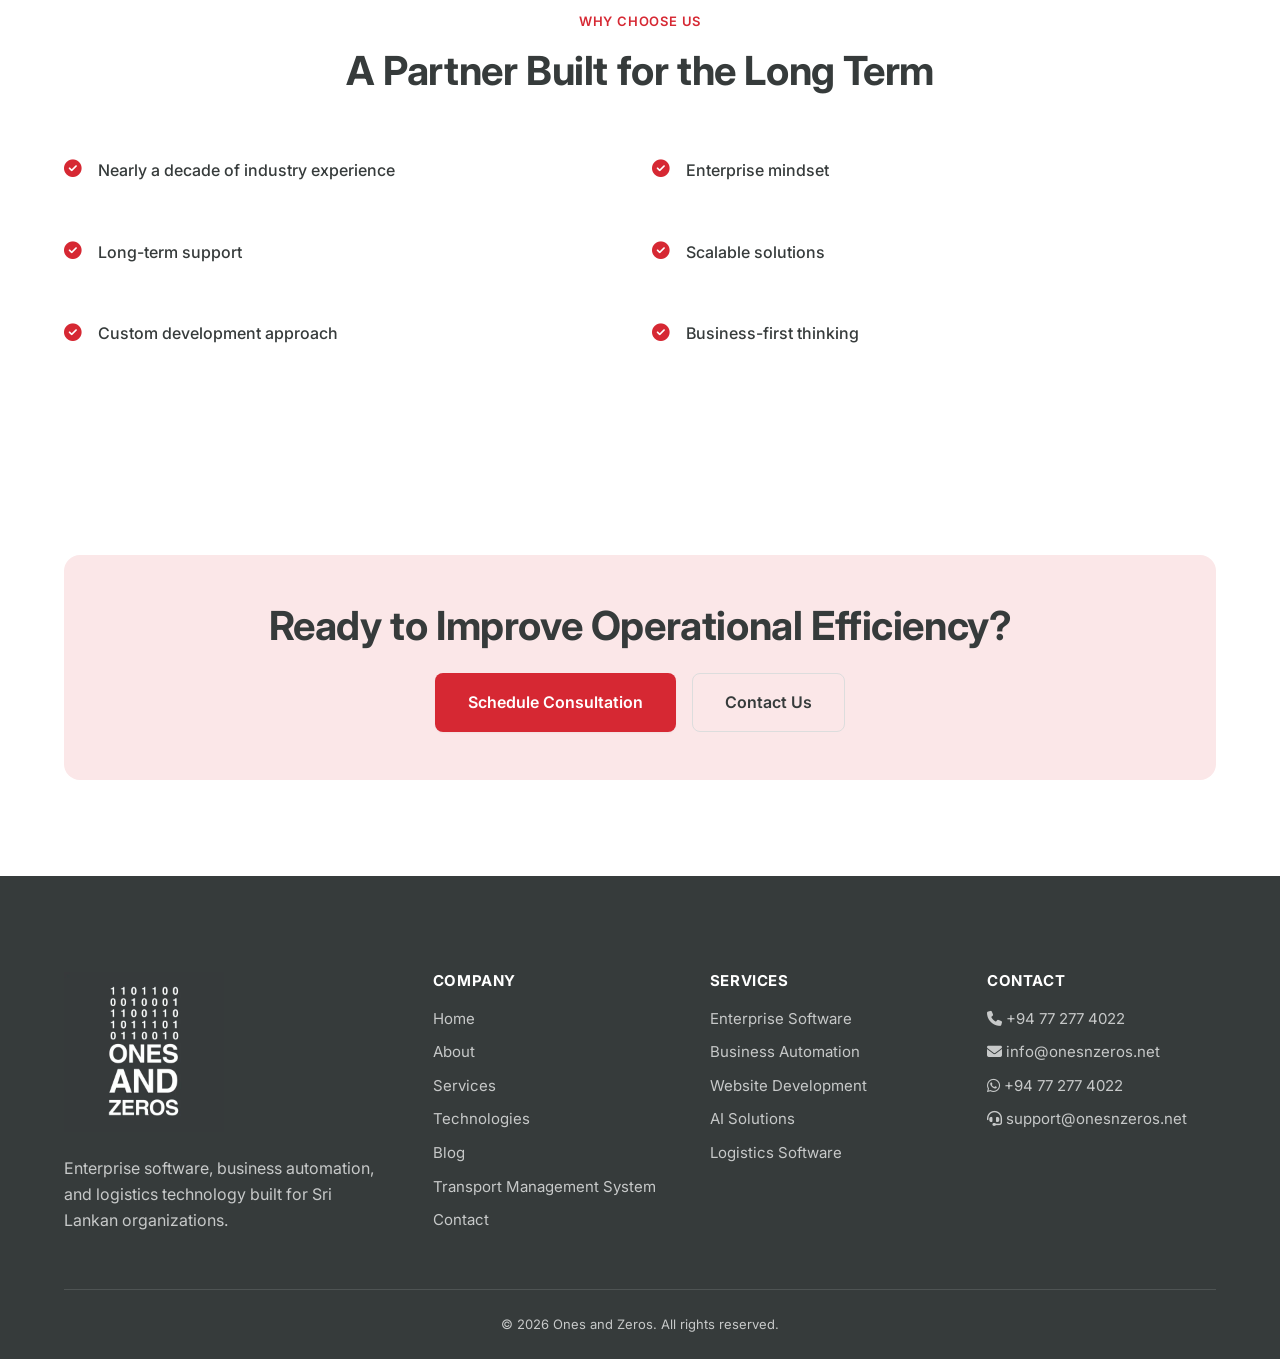
<file: about.html>
<!DOCTYPE html>
<html lang="en-LK">
<head>
  <meta charset="UTF-8">
  <meta name="viewport" content="width=device-width, initial-scale=1.0">
  <title>About Us | Ones and Zeros — Software Engineering Company, Sri Lanka</title>
  <meta name="description" content="Ones and Zeros is an enterprise software development company in Sri Lanka with nearly a decade of experience building reliable, scalable business systems.">
  <link rel="canonical" href="SITE_URL_PLACEHOLDER/about.html">

  <link rel="icon" type="image/png" sizes="32x32" href="assets/favicon/favicon-32x32.png">
  <link rel="icon" type="image/png" sizes="16x16" href="assets/favicon/favicon-16x16.png">
  <link rel="apple-touch-icon" sizes="180x180" href="assets/favicon/apple-touch-icon.png">
  <link rel="manifest" href="assets/favicon/site.webmanifest">

  <meta name="geo.region" content="LK-11">
  <meta name="geo.placename" content="Ratmalana, Sri Lanka">
  <meta name="geo.position" content="6.8280;79.9200">
  <meta name="ICBM" content="6.8280, 79.9200">

  <meta property="og:title" content="About Us | Ones and Zeros — Software Engineering Company, Sri Lanka">
  <meta property="og:description" content="Nearly a decade of industry experience building enterprise software, automation, and logistics technology.">
  <meta property="og:type" content="website">
  <meta property="og:url" content="SITE_URL_PLACEHOLDER/about.html">
  <meta property="og:image" content="SITE_URL_PLACEHOLDER/assets/logo/2.png">
  <meta property="og:site_name" content="Ones and Zeros">
  <meta name="twitter:card" content="summary_large_image">
  <meta name="twitter:title" content="About Us | Ones and Zeros — Software Engineering Company, Sri Lanka">
  <meta name="twitter:description" content="Nearly a decade of industry experience building enterprise software, automation, and logistics technology.">
  <meta name="twitter:image" content="SITE_URL_PLACEHOLDER/assets/logo/2.png">

  <link rel="preconnect" href="https://fonts.googleapis.com">
  <link rel="preconnect" href="https://fonts.gstatic.com" crossorigin>
  <link rel="preconnect" href="https://cdnjs.cloudflare.com" crossorigin>
  <link href="https://fonts.googleapis.com/css2?family=Inter:wght@400;500;600;700&family=Instrument+Serif:ital@0;1&display=swap" rel="stylesheet">
  <link rel="stylesheet" href="https://cdnjs.cloudflare.com/ajax/libs/font-awesome/6.5.1/css/all.min.css">
  <link rel="stylesheet" href="css/styles.css">

  <script type="application/ld+json">
  {
    "@context": "https://schema.org",
    "@type": "ProfessionalService",
    "name": "Ones and Zeros",
    "url": "SITE_URL_PLACEHOLDER/about.html",
    "logo": "SITE_URL_PLACEHOLDER/assets/logo/1.png",
    "founder": {
      "@type": "Person",
      "name": "Suhad Akila Mendis",
      "jobTitle": "Founder"
    },
    "address": {
      "@type": "PostalAddress",
      "addressLocality": "Ratmalana",
      "addressCountry": "LK"
    },
    "geo": {
      "@type": "GeoCoordinates",
      "latitude": 6.8280,
      "longitude": 79.9200
    },
    "areaServed": "Sri Lanka",
    "priceRange": "$$",
    "contactPoint": {
      "@type": "ContactPoint",
      "telephone": "+94772774022",
      "email": "info@onesnzeros.net",
      "contactType": "customer service"
    }
  }
  </script>

  <script type="application/ld+json">
  {
    "@context": "https://schema.org",
    "@type": "BreadcrumbList",
    "itemListElement": [
      {
        "@type": "ListItem",
        "position": 1,
        "name": "Home",
        "item": "SITE_URL_PLACEHOLDER/index.html"
      },
      {
        "@type": "ListItem",
        "position": 2,
        "name": "About Us",
        "item": "SITE_URL_PLACEHOLDER/about.html"
      }
    ]
  }
  </script>
</head>
<body>

  <header class="site-header" data-header>
    <div class="container nav">
      <a href="index.html" class="nav-logo"><picture><source srcset="assets/logo/1.webp" type="image/webp"><img src="assets/logo/1.png" alt="Ones and Zeros" width="76" height="76"></picture></a>
      <nav class="nav-menu" aria-label="Primary">
        <a href="index.html" class="nav-link">Home</a>
        <a href="about.html" class="nav-link is-active">About</a>
        <a href="services.html" class="nav-link">Services</a>
        <a href="technologies.html" class="nav-link">Technologies</a>
        <a href="blog/index.html" class="nav-link">Blog</a>
        <a href="tms.html" class="nav-link">Transport Management System</a>
        <a href="contact.html" class="nav-link">Contact</a>
      </nav>
      <div class="nav-actions">
        <a href="contact.html#consultation-form" class="btn btn-primary nav-cta">Book Consultation</a>
        <button class="nav-toggle" type="button" aria-label="Open menu" aria-expanded="false" aria-controls="mobile-menu" data-nav-toggle>
          <i class="fa-solid fa-bars"></i>
        </button>
      </div>
    </div>
    <div class="nav-mobile-panel" id="mobile-menu" data-nav-mobile-panel>
      <a href="index.html" class="nav-link">Home</a>
      <a href="about.html" class="nav-link is-active">About</a>
      <a href="services.html" class="nav-link">Services</a>
      <a href="technologies.html" class="nav-link">Technologies</a>
      <a href="blog/index.html" class="nav-link">Blog</a>
      <a href="tms.html" class="nav-link">Transport Management System</a>
      <a href="contact.html" class="nav-link">Contact</a>
      <a href="contact.html#consultation-form" class="btn btn-primary">Book Consultation</a>
    </div>
  </header>

  <nav class="breadcrumb" aria-label="Breadcrumb">
    <div class="container">
      <ol>
        <li><a href="index.html">Home</a></li>
        <li aria-current="page">About Us</li>
      </ol>
    </div>
  </nav>

  <main>

    <section class="page-hero numeral-mark numeral-mark--tint">
      <div class="container">
        <span class="eyebrow">About Ones and Zeros</span>
        <h1>Building Software That Powers <span class="display-serif">Business Growth</span></h1>
      </div>
    </section>

    <section class="section">
      <div class="container">
        <div class="story-grid">
          <div class="prose reveal" style="margin:0;">
            <p>Ones and Zeros was founded by Suhad Akila Mendis, a senior software engineer, with a simple vision: to help organizations solve real operational challenges through well-engineered technology.</p>
            <p>By combining hands-on engineering experience with a deep understanding of business processes, we create solutions that improve efficiency, visibility, and decision-making — built the way enterprise software should be built.</p>
          </div>
          <div class="about-stats reveal reveal-delay-1">
            <div class="about-stats__item">
              <span class="about-stats__num">~10</span>
              <span class="about-stats__label">Years of Engineering Experience</span>
            </div>
            <div class="about-stats__item">
              <span class="about-stats__num">4+</span>
              <span class="about-stats__label">Industries Served</span>
            </div>
            <div class="about-stats__item">
              <span class="about-stats__num">1</span>
              <span class="about-stats__label">Founder-Led, Hands-On Team</span>
            </div>
          </div>
        </div>
      </div>
    </section>

    <section class="section section--alt">
      <div class="container">
        <div class="statement-grid">
          <div class="statement-block reveal">
            <span class="eyebrow">Mission</span>
            <p>To build software that creates measurable business value.</p>
          </div>
          <div class="statement-block reveal reveal-delay-1">
            <span class="eyebrow">Vision</span>
            <p>To become a leading technology company recognized for innovation, reliability, and impactful software solutions.</p>
          </div>
        </div>
      </div>
    </section>

    <section class="section">
      <div class="container">
        <div class="prose reveal" style="text-align:center;">
          <picture>
            <source srcset="assets/images/founder-suhad-mendis.webp" type="image/webp">
            <img src="assets/images/founder-suhad-mendis.jpg" alt="Suhad Akila Mendis, Founder of Ones and Zeros" class="founder-photo" loading="lazy" width="140" height="140">
          </picture>
          <span class="eyebrow">Leadership</span>
          <h2>Meet the Founder</h2>
          <p class="lead" style="font-weight:600;">Suhad Akila Mendis — Founder</p>
          <p>Suhad Akila Mendis founded Ones and Zeros after spending close to a decade as a software engineer across international and local organizations, including companies based in the United Kingdom and China. His background spans enterprise software, mobile application development, and systems built for sectors ranging from education to logistics — experience that now shapes how Ones and Zeros approaches every engagement. He holds a BSc (Hons) in Computing from Wrexham Glyndwr University, UK, and a Graduate Diploma in Software Engineering — a strong academic foundation that underpins his technical approach. He is currently advancing that further with an OTHM Level 7 Diploma in Data Science, a UK postgraduate-level qualification.</p>
        </div>
      </div>
    </section>

    <section class="section section--alt">
      <div class="container">
        <div class="section-header reveal">
          <span class="eyebrow">Track Record</span>
          <h2>Experience Across Industries and Scale</h2>
        </div>
        <div class="card-grid">
          <div class="card reveal">
            <div class="icon-chip"><i class="fa-solid fa-route"></i></div>
            <h3>Large-Scale Fleet &amp; GPS Tracking</h3>
            <p>Delivered a GPS tracking and fleet management system for a taxi operator running a large-scale fleet of several hundred vehicles, providing real-time visibility across trips, drivers, and vehicle locations.</p>
          </div>
          <div class="card reveal reveal-delay-1">
            <div class="icon-chip"><i class="fa-solid fa-industry"></i></div>
            <h3>Manufacturing &amp; Industrial Systems</h3>
            <p>Built enterprise software for a large tire manufacturing operation, streamlining internal processes that previously relied on manual, paper-based tracking.</p>
          </div>
          <div class="card reveal reveal-delay-2">
            <div class="icon-chip"><i class="fa-solid fa-graduation-cap"></i></div>
            <h3>Education Sector Platforms</h3>
            <p>Developed systems for universities and large educational institutions, supporting administrative and operational workflows at an institutional scale.</p>
          </div>
          <div class="card reveal">
            <div class="icon-chip"><i class="fa-solid fa-cart-shopping"></i></div>
            <h3>E-Commerce Mobile Applications</h3>
            <p>Built large-scale e-commerce mobile applications, handling high transaction volumes and demanding, customer-facing performance requirements.</p>
          </div>
        </div>
      </div>
    </section>

    <section class="section">
      <div class="container">
        <div class="section-header reveal">
          <span class="eyebrow">Why Choose Us</span>
          <h2>A Partner Built for the Long Term</h2>
        </div>
        <div class="checklist-grid">
          <div class="checklist-item reveal"><i class="fa-solid fa-circle-check"></i><span>Nearly a decade of industry experience</span></div>
          <div class="checklist-item reveal reveal-delay-1"><i class="fa-solid fa-circle-check"></i><span>Enterprise mindset</span></div>
          <div class="checklist-item reveal reveal-delay-2"><i class="fa-solid fa-circle-check"></i><span>Long-term support</span></div>
          <div class="checklist-item reveal"><i class="fa-solid fa-circle-check"></i><span>Scalable solutions</span></div>
          <div class="checklist-item reveal reveal-delay-1"><i class="fa-solid fa-circle-check"></i><span>Custom development approach</span></div>
          <div class="checklist-item reveal reveal-delay-2"><i class="fa-solid fa-circle-check"></i><span>Business-first thinking</span></div>
        </div>
      </div>
    </section>

    <section class="section">
      <div class="container">
        <div class="cta-banner reveal">
          <h2>Ready to Improve Operational Efficiency?</h2>
          <div class="btn-group">
            <a href="contact.html#consultation-form" class="btn btn-primary btn-lg">Schedule Consultation</a>
            <a href="contact.html" class="btn btn-secondary btn-lg">Contact Us</a>
          </div>
        </div>
      </div>
    </section>

  </main>

  <footer class="site-footer">
    <div class="container">
      <div class="footer-grid">
        <div class="footer-col footer-brand">
          <picture><source srcset="assets/logo/2.webp" type="image/webp"><img src="assets/logo/2.png" alt="Ones and Zeros" width="160" height="160"></picture>
          <p>Enterprise software, business automation, and logistics technology built for Sri Lankan organizations.</p>
        </div>
        <div class="footer-col">
          <h4>Company</h4>
          <ul>
            <li><a href="index.html">Home</a></li>
            <li><a href="about.html">About</a></li>
            <li><a href="services.html">Services</a></li>
            <li><a href="technologies.html">Technologies</a></li>
            <li><a href="blog/index.html">Blog</a></li>
            <li><a href="tms.html">Transport Management System</a></li>
            <li><a href="contact.html">Contact</a></li>
          </ul>
        </div>
        <div class="footer-col">
          <h4>Services</h4>
          <ul>
            <li><a href="services.html#custom-enterprise-software">Enterprise Software</a></li>
            <li><a href="services.html#business-automation">Business Automation</a></li>
            <li><a href="services.html#corporate-website-development">Website Development</a></li>
            <li><a href="services.html#ai-powered-solutions">AI Solutions</a></li>
            <li><a href="services.html#logistics-fleet-solutions">Logistics Software</a></li>
          </ul>
        </div>
        <div class="footer-col">
          <h4>Contact</h4>
          <ul>
            <li><a href="tel:+94772774022"><i class="fa-solid fa-phone"></i> +94 77 277 4022</a></li>
            <li><a href="mailto:info@onesnzeros.net"><i class="fa-solid fa-envelope"></i> info@onesnzeros.net</a></li>
            <li><a href="https://wa.me/94772774022"><i class="fa-brands fa-whatsapp"></i> +94 77 277 4022</a></li>
            <li><a href="mailto:support@onesnzeros.net"><i class="fa-solid fa-headset"></i> support@onesnzeros.net</a></li>
          </ul>
        </div>
      </div>
      <div class="footer-bottom">
        <p>&copy; 2026 Ones and Zeros. All rights reserved.</p>
      </div>
    </div>
  </footer>

  <script src="js/main.js" defer></script>
</body>
</html>
</file>
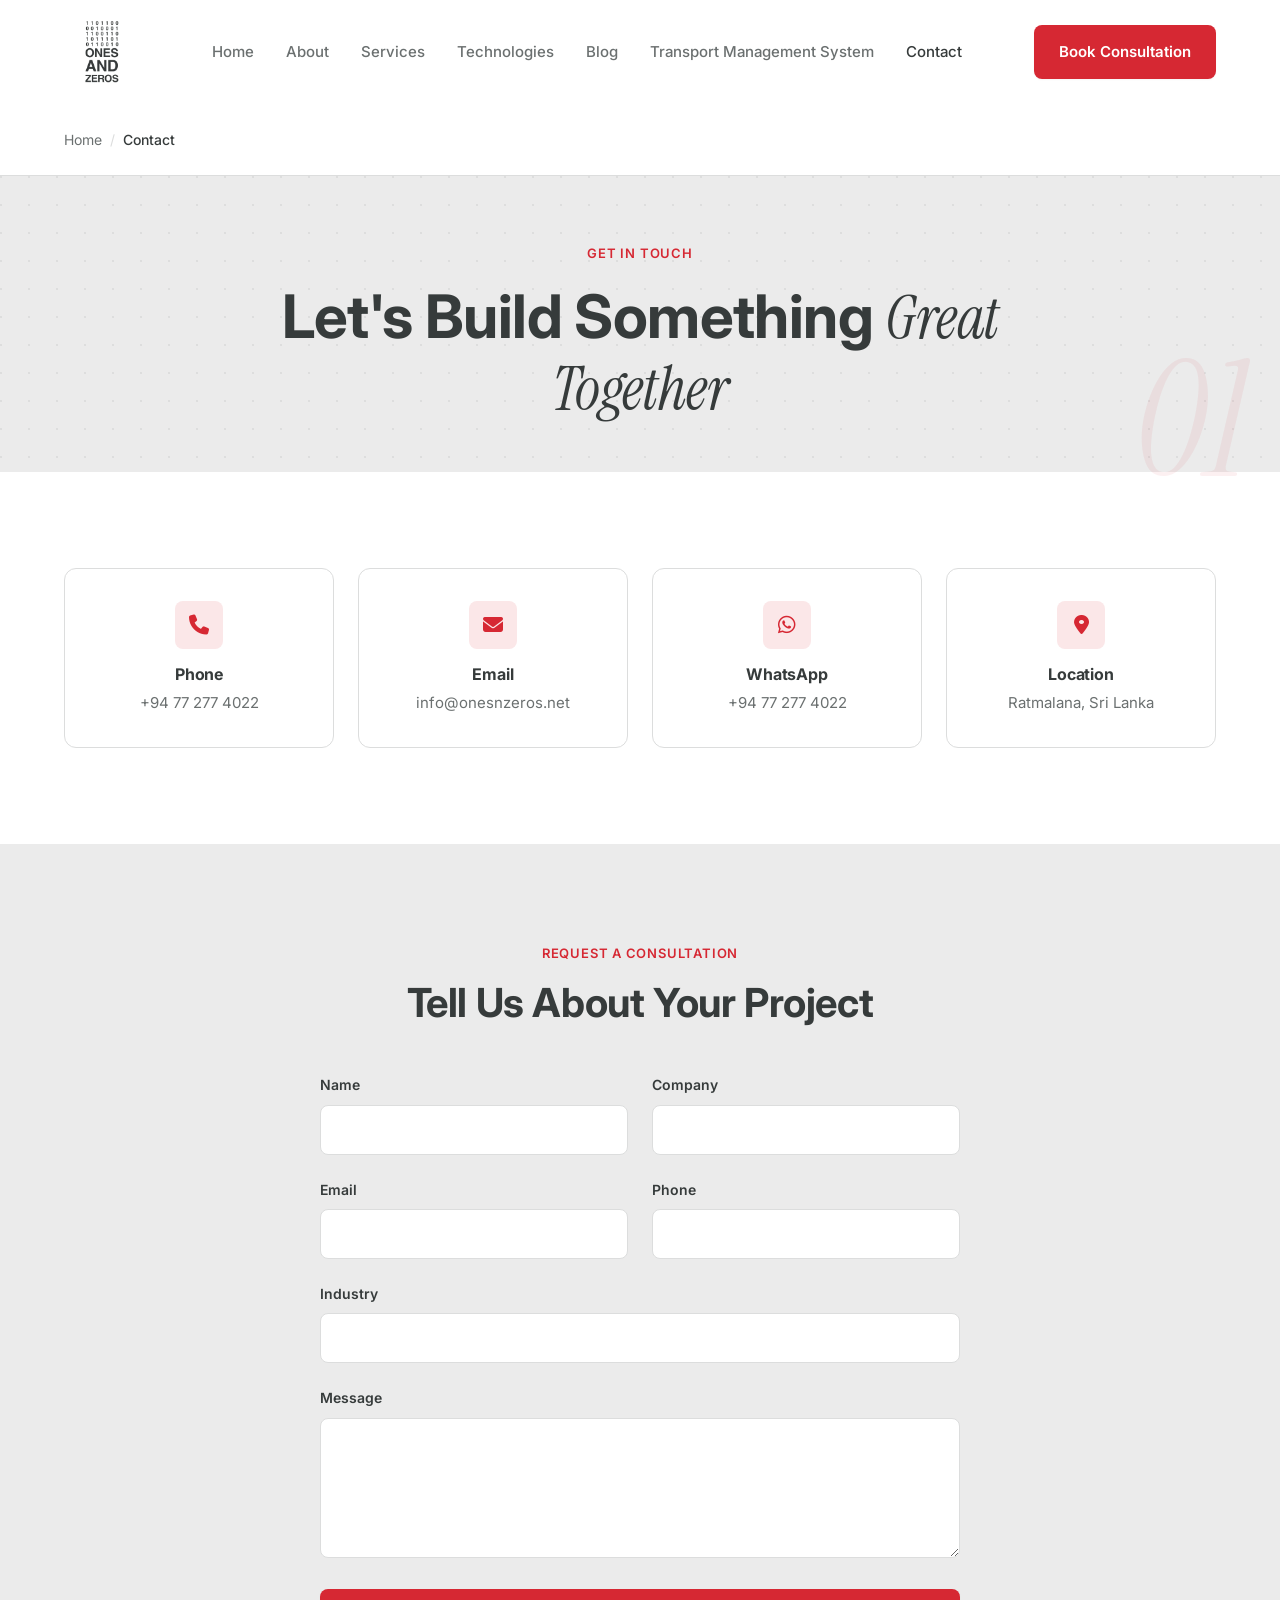
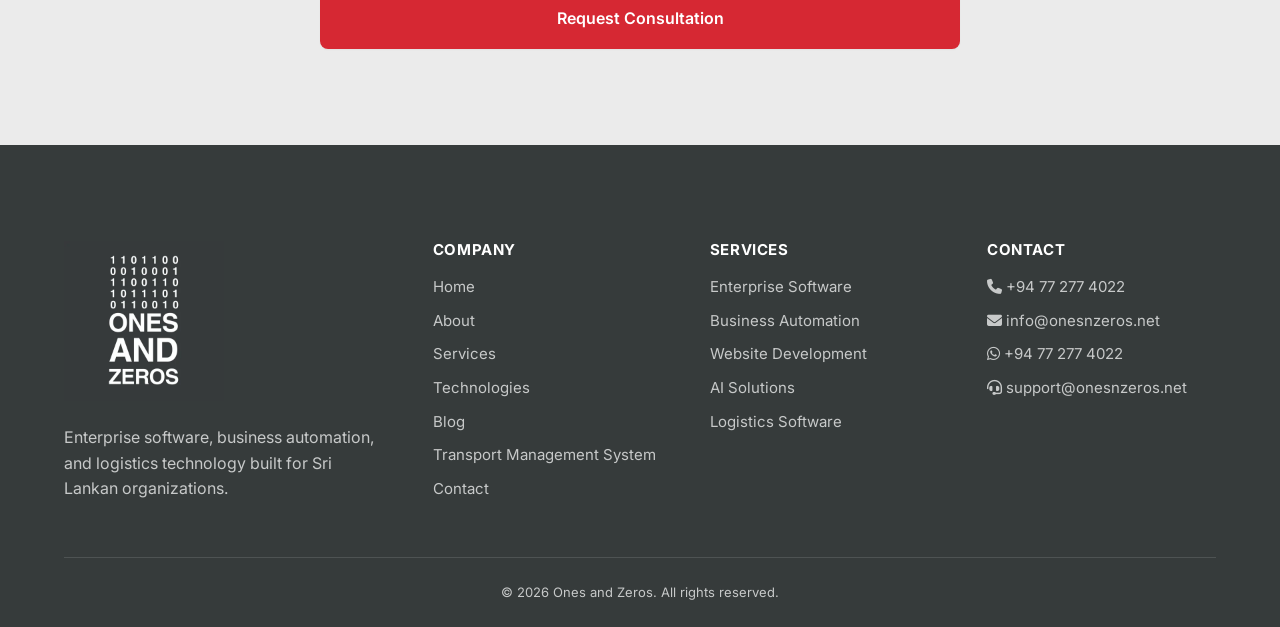
<file: contact.html>
<!DOCTYPE html>
<html lang="en-LK">
<head>
  <meta charset="UTF-8">
  <meta name="viewport" content="width=device-width, initial-scale=1.0">
  <title>Contact Us | Ones and Zeros — Book a Consultation</title>
  <meta name="description" content="Get in touch with Ones and Zeros to discuss enterprise software, automation, or transport management needs. Book a consultation with our Sri Lanka-based team.">
  <link rel="canonical" href="SITE_URL_PLACEHOLDER/contact.html">

  <link rel="icon" type="image/png" sizes="32x32" href="assets/favicon/favicon-32x32.png">
  <link rel="icon" type="image/png" sizes="16x16" href="assets/favicon/favicon-16x16.png">
  <link rel="apple-touch-icon" sizes="180x180" href="assets/favicon/apple-touch-icon.png">
  <link rel="manifest" href="assets/favicon/site.webmanifest">

  <meta name="geo.region" content="LK-11">
  <meta name="geo.placename" content="Ratmalana, Sri Lanka">
  <meta name="geo.position" content="6.8280;79.9200">
  <meta name="ICBM" content="6.8280, 79.9200">

  <meta property="og:title" content="Contact Us | Ones and Zeros — Book a Consultation">
  <meta property="og:description" content="Let's build something great together. Reach out to Ones and Zeros to start your project.">
  <meta property="og:type" content="website">
  <meta property="og:url" content="SITE_URL_PLACEHOLDER/contact.html">
  <meta property="og:image" content="SITE_URL_PLACEHOLDER/assets/logo/2.png">
  <meta property="og:site_name" content="Ones and Zeros">
  <meta name="twitter:card" content="summary_large_image">
  <meta name="twitter:title" content="Contact Us | Ones and Zeros — Book a Consultation">
  <meta name="twitter:description" content="Let's build something great together. Reach out to Ones and Zeros to start your project.">
  <meta name="twitter:image" content="SITE_URL_PLACEHOLDER/assets/logo/2.png">

  <link rel="preconnect" href="https://fonts.googleapis.com">
  <link rel="preconnect" href="https://fonts.gstatic.com" crossorigin>
  <link rel="preconnect" href="https://cdnjs.cloudflare.com" crossorigin>
  <link href="https://fonts.googleapis.com/css2?family=Inter:wght@400;500;600;700&family=Instrument+Serif:ital@0;1&display=swap" rel="stylesheet">
  <link rel="stylesheet" href="https://cdnjs.cloudflare.com/ajax/libs/font-awesome/6.5.1/css/all.min.css">
  <link rel="stylesheet" href="css/styles.css">

  <script type="application/ld+json">
  {
    "@context": "https://schema.org",
    "@type": "ProfessionalService",
    "name": "Ones and Zeros",
    "url": "SITE_URL_PLACEHOLDER/contact.html",
    "logo": "SITE_URL_PLACEHOLDER/assets/logo/1.png",
    "address": {
      "@type": "PostalAddress",
      "addressLocality": "Ratmalana",
      "addressCountry": "LK"
    },
    "contactPoint": {
      "@type": "ContactPoint",
      "telephone": "+94772774022",
      "email": "info@onesnzeros.net",
      "contactType": "customer service"
    },
    "geo": {
      "@type": "GeoCoordinates",
      "latitude": 6.8280,
      "longitude": 79.9200
    },
    "areaServed": "Sri Lanka",
    "priceRange": "$$"
  }
  </script>
  <script type="application/ld+json">
  {
    "@context": "https://schema.org",
    "@type": "BreadcrumbList",
    "itemListElement": [
      {
        "@type": "ListItem",
        "position": 1,
        "name": "Home",
        "item": "SITE_URL_PLACEHOLDER/index.html"
      },
      {
        "@type": "ListItem",
        "position": 2,
        "name": "Contact",
        "item": "SITE_URL_PLACEHOLDER/contact.html"
      }
    ]
  }
  </script>
</head>
<body>

  <header class="site-header" data-header>
    <div class="container nav">
      <a href="index.html" class="nav-logo"><picture><source srcset="assets/logo/1.webp" type="image/webp"><img src="assets/logo/1.png" alt="Ones and Zeros" width="76" height="76"></picture></a>
      <nav class="nav-menu" aria-label="Primary">
        <a href="index.html" class="nav-link">Home</a>
        <a href="about.html" class="nav-link">About</a>
        <a href="services.html" class="nav-link">Services</a>
        <a href="technologies.html" class="nav-link">Technologies</a>
        <a href="blog/index.html" class="nav-link">Blog</a>
        <a href="tms.html" class="nav-link">Transport Management System</a>
        <a href="contact.html" class="nav-link is-active">Contact</a>
      </nav>
      <div class="nav-actions">
        <a href="contact.html#consultation-form" class="btn btn-primary nav-cta">Book Consultation</a>
        <button class="nav-toggle" type="button" aria-label="Open menu" aria-expanded="false" aria-controls="mobile-menu" data-nav-toggle>
          <i class="fa-solid fa-bars"></i>
        </button>
      </div>
    </div>
    <div class="nav-mobile-panel" id="mobile-menu" data-nav-mobile-panel>
      <a href="index.html" class="nav-link">Home</a>
      <a href="about.html" class="nav-link">About</a>
      <a href="services.html" class="nav-link">Services</a>
      <a href="technologies.html" class="nav-link">Technologies</a>
      <a href="blog/index.html" class="nav-link">Blog</a>
      <a href="tms.html" class="nav-link">Transport Management System</a>
      <a href="contact.html" class="nav-link is-active">Contact</a>
      <a href="contact.html#consultation-form" class="btn btn-primary">Book Consultation</a>
    </div>
  </header>

  <nav class="breadcrumb" aria-label="Breadcrumb">
    <div class="container">
      <ol>
        <li><a href="index.html">Home</a></li>
        <li aria-current="page">Contact</li>
      </ol>
    </div>
  </nav>

  <main>

    <section class="page-hero numeral-mark numeral-mark--tint">
      <div class="container">
        <span class="eyebrow">Get In Touch</span>
        <h1>Let's Build Something <span class="display-serif">Great Together</span></h1>
      </div>
    </section>

    <section class="section">
      <div class="container">
        <div class="contact-methods-grid">
          <div class="contact-method reveal">
            <div class="icon-chip"><i class="fa-solid fa-phone"></i></div>
            <h3>Phone</h3>
            <p><a href="tel:+94772774022">+94 77 277 4022</a></p>
          </div>
          <div class="contact-method reveal reveal-delay-1">
            <div class="icon-chip"><i class="fa-solid fa-envelope"></i></div>
            <h3>Email</h3>
            <p><a href="mailto:info@onesnzeros.net">info@onesnzeros.net</a></p>
          </div>
          <div class="contact-method reveal reveal-delay-2">
            <div class="icon-chip"><i class="fa-brands fa-whatsapp"></i></div>
            <h3>WhatsApp</h3>
            <p><a href="https://wa.me/94772774022">+94 77 277 4022</a></p>
          </div>
          <div class="contact-method reveal">
            <div class="icon-chip"><i class="fa-solid fa-location-dot"></i></div>
            <h3>Location</h3>
            <p>Ratmalana, Sri Lanka</p>
          </div>
        </div>
      </div>
    </section>

    <section class="section section--alt" id="consultation-form">
      <div class="container">
        <div class="section-header reveal">
          <span class="eyebrow">Request a Consultation</span>
          <h2>Tell Us About Your Project</h2>
        </div>

        <div class="form-success" hidden>
          <i class="fa-solid fa-circle-check"></i> Thank you — we've received your request and will be in touch shortly.
        </div>

        <div class="form-error" hidden>
          <i class="fa-solid fa-circle-exclamation"></i> <span></span>
        </div>

        <form class="consultation-form reveal" novalidate>
          <div class="form-row two-col">
            <div class="form-group">
              <label for="name">Name</label>
              <input type="text" id="name" name="name" required>
            </div>
            <div class="form-group">
              <label for="company">Company</label>
              <input type="text" id="company" name="company">
            </div>
          </div>
          <div class="form-row two-col">
            <div class="form-group">
              <label for="email">Email</label>
              <input type="email" id="email" name="email" required>
            </div>
            <div class="form-group">
              <label for="phone">Phone</label>
              <input type="tel" id="phone" name="phone">
            </div>
          </div>
          <div class="form-group">
            <label for="industry">Industry</label>
            <input type="text" id="industry" name="industry">
          </div>
          <div class="form-group">
            <label for="message">Message</label>
            <textarea id="message" name="message" required></textarea>
          </div>
          <button type="submit" class="btn btn-primary btn-lg">Request Consultation</button>
        </form>
      </div>
    </section>

  </main>

  <footer class="site-footer">
    <div class="container">
      <div class="footer-grid">
        <div class="footer-col footer-brand">
          <picture><source srcset="assets/logo/2.webp" type="image/webp"><img src="assets/logo/2.png" alt="Ones and Zeros" width="160" height="160"></picture>
          <p>Enterprise software, business automation, and logistics technology built for Sri Lankan organizations.</p>
        </div>
        <div class="footer-col">
          <h4>Company</h4>
          <ul>
            <li><a href="index.html">Home</a></li>
            <li><a href="about.html">About</a></li>
            <li><a href="services.html">Services</a></li>
            <li><a href="technologies.html">Technologies</a></li>
            <li><a href="blog/index.html">Blog</a></li>
            <li><a href="tms.html">Transport Management System</a></li>
            <li><a href="contact.html">Contact</a></li>
          </ul>
        </div>
        <div class="footer-col">
          <h4>Services</h4>
          <ul>
            <li><a href="services.html#custom-enterprise-software">Enterprise Software</a></li>
            <li><a href="services.html#business-automation">Business Automation</a></li>
            <li><a href="services.html#corporate-website-development">Website Development</a></li>
            <li><a href="services.html#ai-powered-solutions">AI Solutions</a></li>
            <li><a href="services.html#logistics-fleet-solutions">Logistics Software</a></li>
          </ul>
        </div>
        <div class="footer-col">
          <h4>Contact</h4>
          <ul>
            <li><a href="tel:+94772774022"><i class="fa-solid fa-phone"></i> +94 77 277 4022</a></li>
            <li><a href="mailto:info@onesnzeros.net"><i class="fa-solid fa-envelope"></i> info@onesnzeros.net</a></li>
            <li><a href="https://wa.me/94772774022"><i class="fa-brands fa-whatsapp"></i> +94 77 277 4022</a></li>
            <li><a href="mailto:support@onesnzeros.net"><i class="fa-solid fa-headset"></i> support@onesnzeros.net</a></li>
          </ul>
        </div>
      </div>
      <div class="footer-bottom">
        <p>&copy; 2026 Ones and Zeros. All rights reserved.</p>
      </div>
    </div>
  </footer>

  <script src="js/main.js" defer></script>
</body>
</html>
</file>
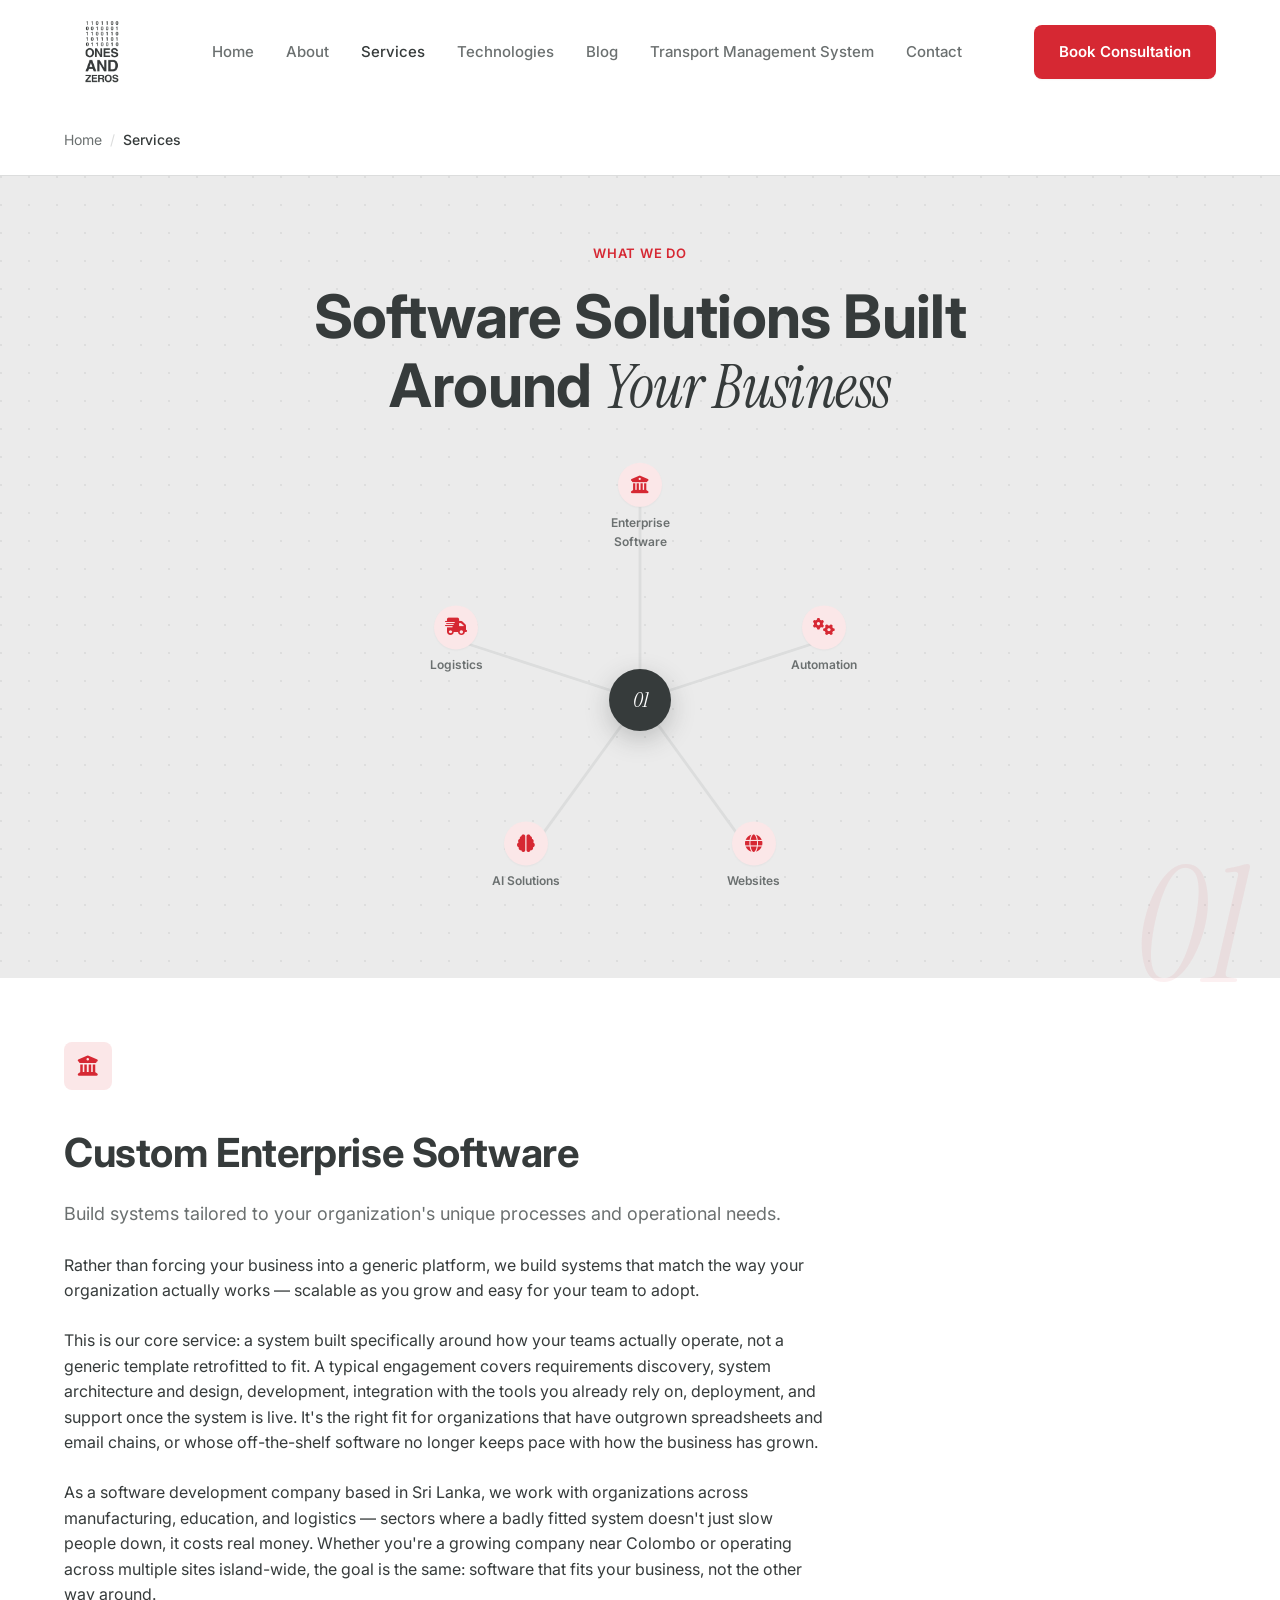
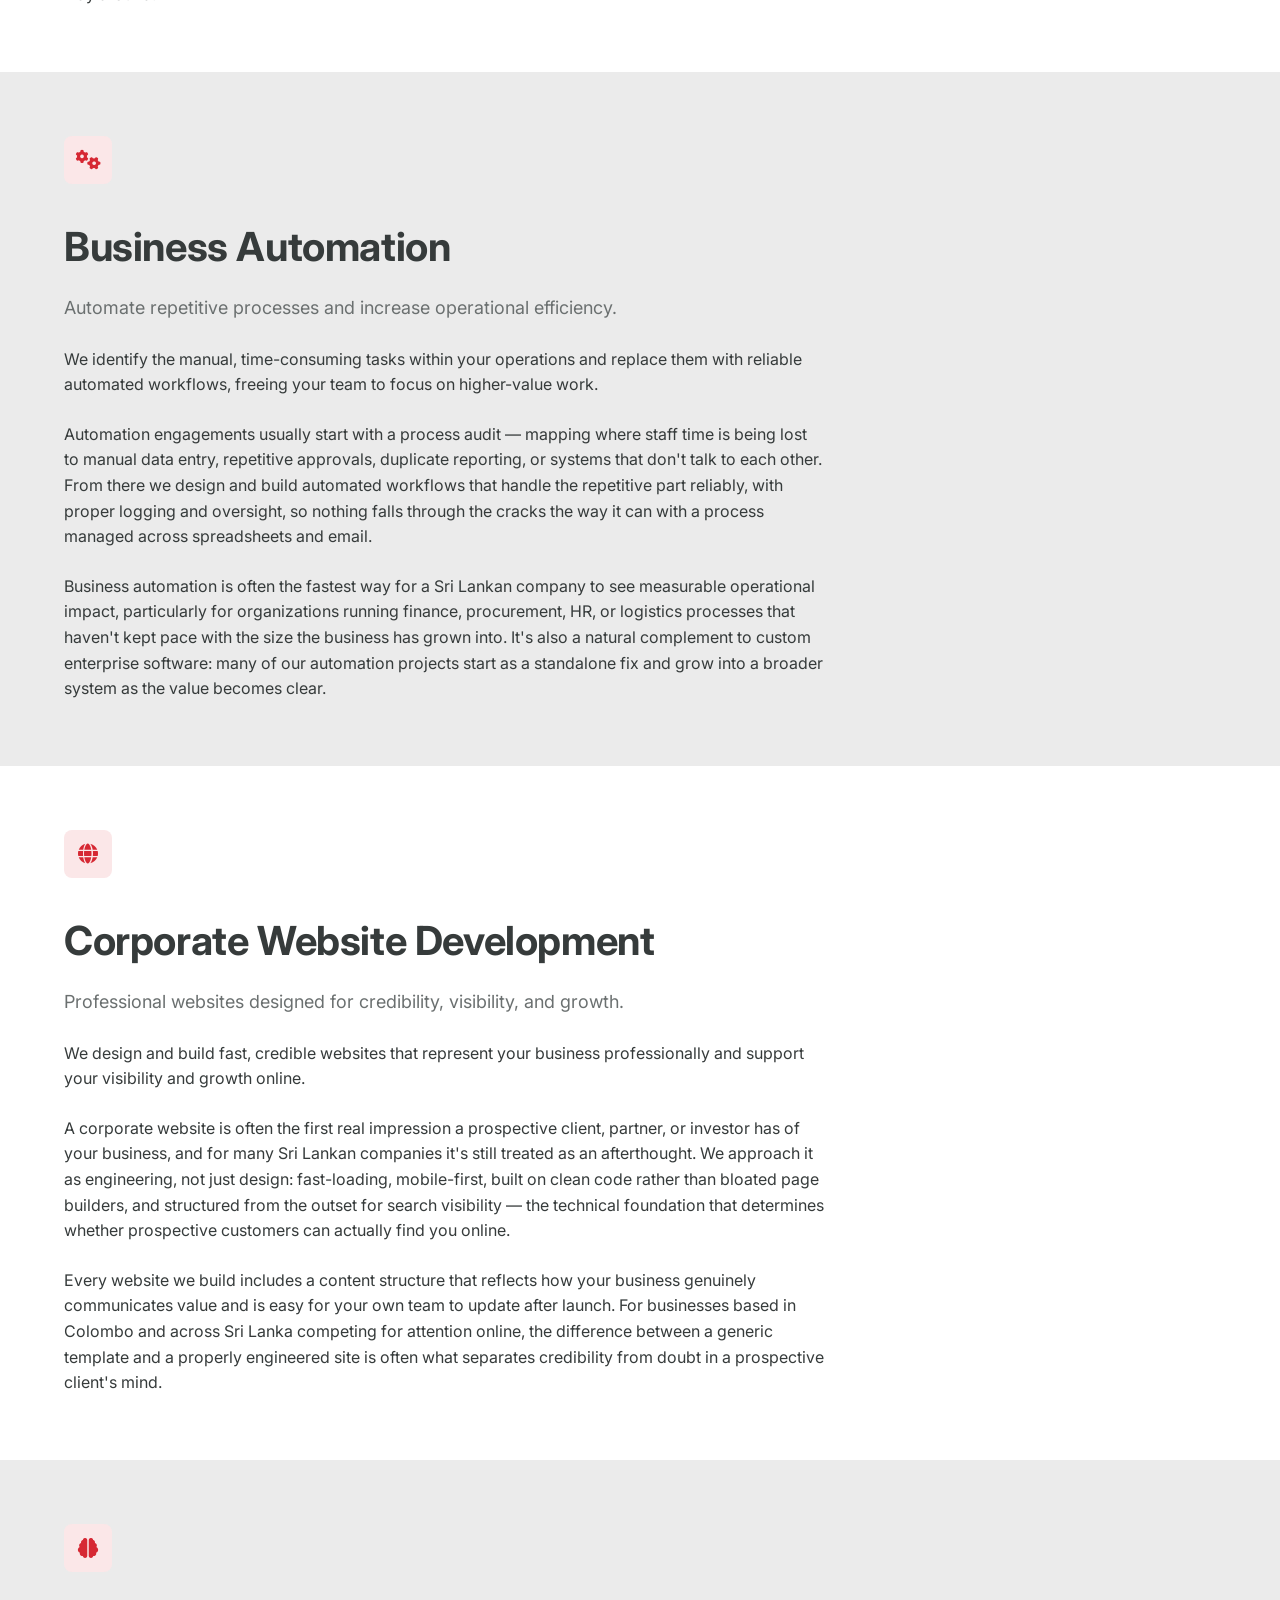
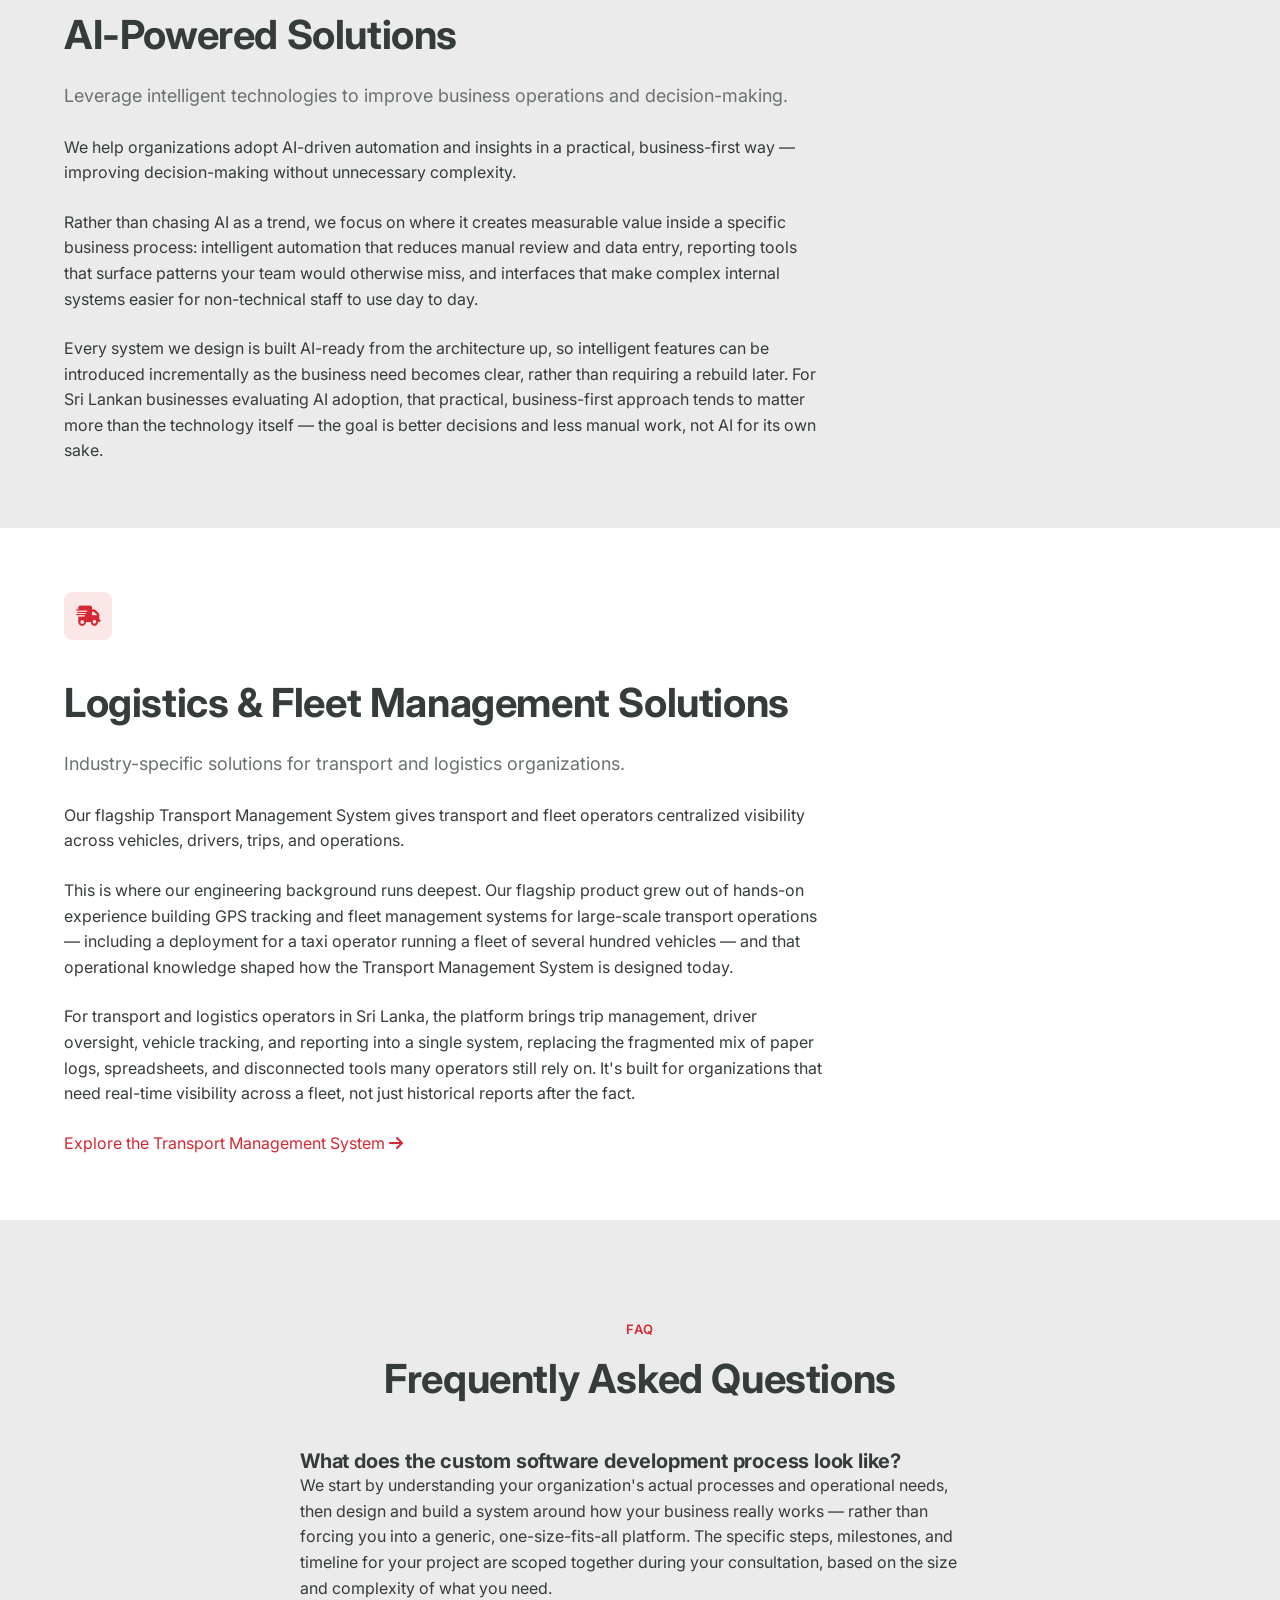
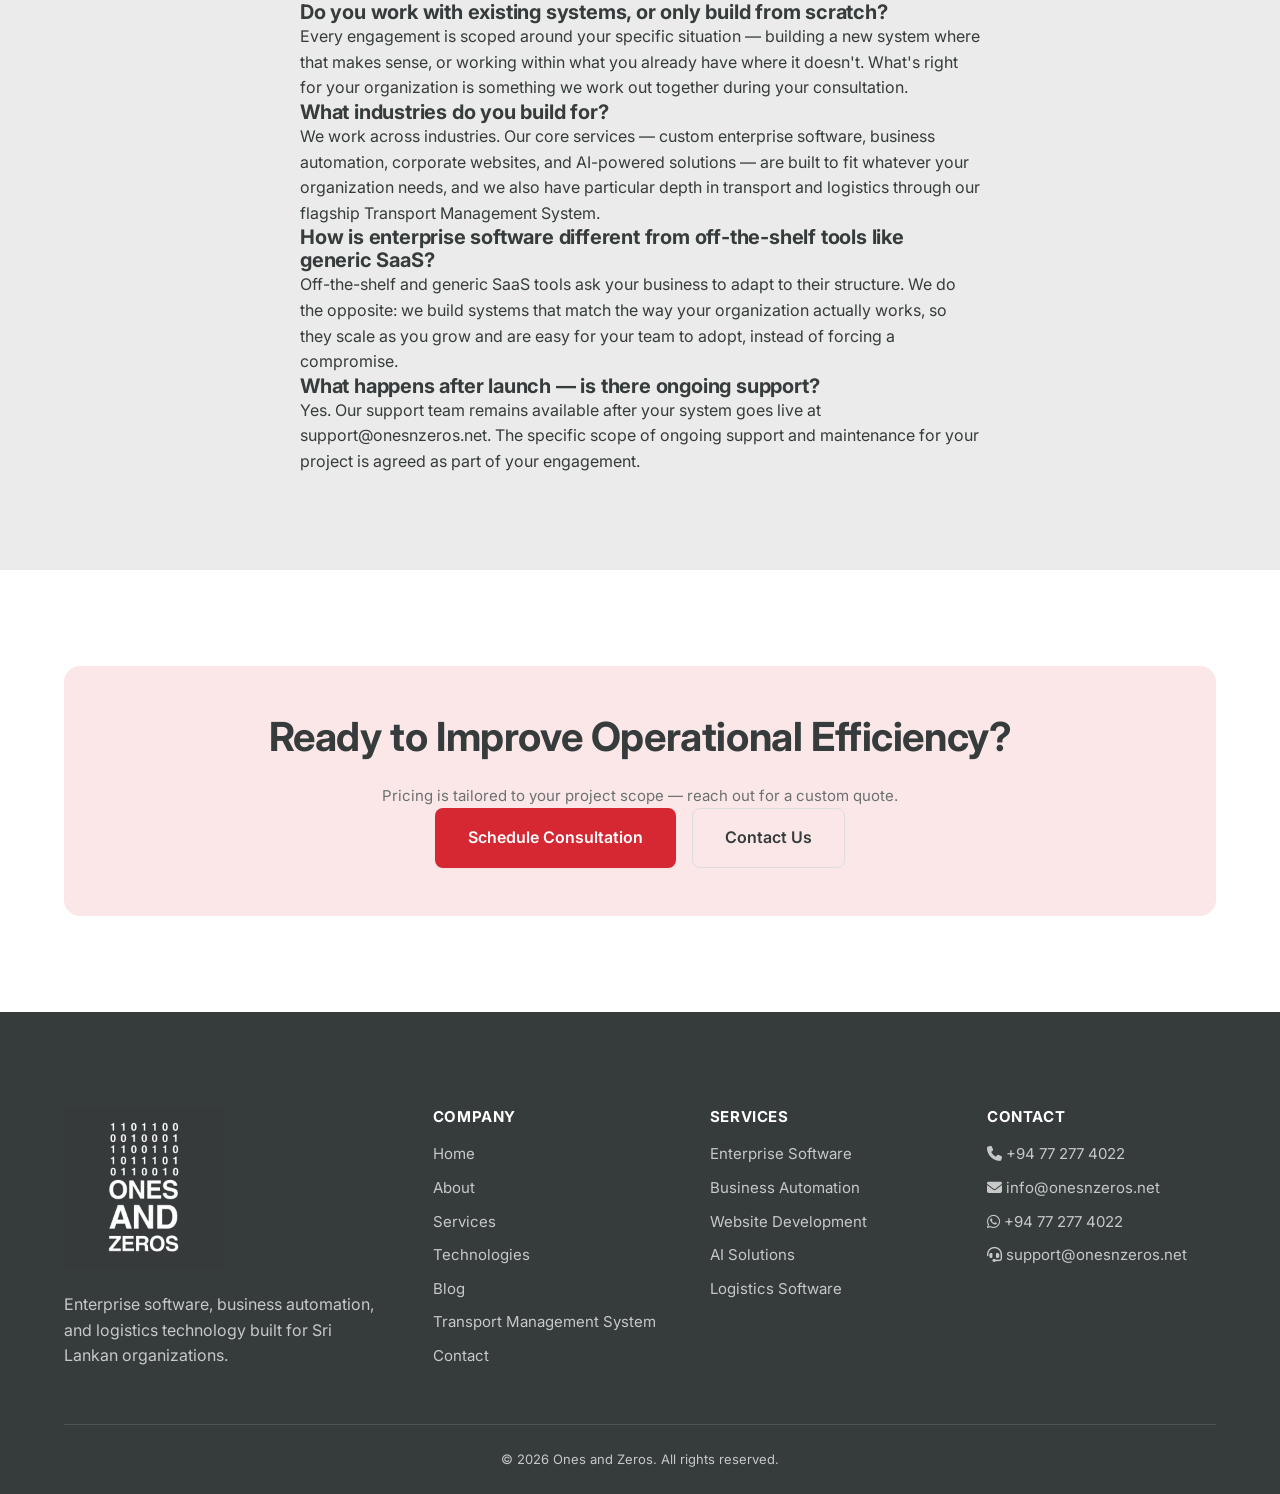
<file: services.html>
<!DOCTYPE html>
<html lang="en-LK">
<head>
  <meta charset="UTF-8">
  <meta name="viewport" content="width=device-width, initial-scale=1.0">
  <title>Software Development Services | Ones and Zeros Sri Lanka</title>
  <meta name="description" content="Custom enterprise software, business automation, corporate websites, AI-powered solutions, and logistics technology — built by Ones and Zeros in Sri Lanka.">
  <link rel="canonical" href="SITE_URL_PLACEHOLDER/services.html">

  <link rel="icon" type="image/png" sizes="32x32" href="assets/favicon/favicon-32x32.png">
  <link rel="icon" type="image/png" sizes="16x16" href="assets/favicon/favicon-16x16.png">
  <link rel="apple-touch-icon" sizes="180x180" href="assets/favicon/apple-touch-icon.png">
  <link rel="manifest" href="assets/favicon/site.webmanifest">

  <meta name="geo.region" content="LK-11">
  <meta name="geo.placename" content="Ratmalana, Sri Lanka">
  <meta name="geo.position" content="6.8280;79.9200">
  <meta name="ICBM" content="6.8280, 79.9200">

  <meta property="og:title" content="Software Development Services | Ones and Zeros Sri Lanka">
  <meta property="og:description" content="Custom software development services built around your business: enterprise software, automation, websites, AI, and logistics technology.">
  <meta property="og:type" content="website">
  <meta property="og:url" content="SITE_URL_PLACEHOLDER/services.html">
  <meta property="og:image" content="SITE_URL_PLACEHOLDER/assets/logo/2.png">
  <meta property="og:site_name" content="Ones and Zeros">
  <meta name="twitter:card" content="summary_large_image">
  <meta name="twitter:title" content="Software Development Services | Ones and Zeros Sri Lanka">
  <meta name="twitter:description" content="Custom software development services built around your business: enterprise software, automation, websites, AI, and logistics technology.">
  <meta name="twitter:image" content="SITE_URL_PLACEHOLDER/assets/logo/2.png">

  <link rel="preconnect" href="https://fonts.googleapis.com">
  <link rel="preconnect" href="https://fonts.gstatic.com" crossorigin>
  <link rel="preconnect" href="https://cdnjs.cloudflare.com" crossorigin>
  <link href="https://fonts.googleapis.com/css2?family=Inter:wght@400;500;600;700&family=Instrument+Serif:ital@0;1&display=swap" rel="stylesheet">
  <link rel="stylesheet" href="https://cdnjs.cloudflare.com/ajax/libs/font-awesome/6.5.1/css/all.min.css">
  <link rel="stylesheet" href="css/styles.css">

  <script type="application/ld+json">
  {
    "@context": "https://schema.org",
    "@type": "ProfessionalService",
    "name": "Ones and Zeros",
    "url": "SITE_URL_PLACEHOLDER/services.html",
    "logo": "SITE_URL_PLACEHOLDER/assets/logo/1.png",
    "address": {
      "@type": "PostalAddress",
      "addressLocality": "Ratmalana",
      "addressCountry": "LK"
    },
    "geo": {
      "@type": "GeoCoordinates",
      "latitude": 6.8280,
      "longitude": 79.9200
    },
    "areaServed": "Sri Lanka",
    "priceRange": "$$",
    "makesOffer": [
      { "@type": "Offer", "itemOffered": { "@type": "Service", "name": "Custom Enterprise Software" } },
      { "@type": "Offer", "itemOffered": { "@type": "Service", "name": "Business Automation" } },
      { "@type": "Offer", "itemOffered": { "@type": "Service", "name": "Corporate Website Development" } },
      { "@type": "Offer", "itemOffered": { "@type": "Service", "name": "AI-Powered Solutions" } },
      { "@type": "Offer", "itemOffered": { "@type": "Service", "name": "Logistics & Fleet Management Solutions" } }
    ],
    "contactPoint": {
      "@type": "ContactPoint",
      "telephone": "+94772774022",
      "email": "info@onesnzeros.net",
      "contactType": "customer service"
    }
  }
  </script>

  <script type="application/ld+json">
  {
    "@context": "https://schema.org",
    "@type": "BreadcrumbList",
    "itemListElement": [
      {
        "@type": "ListItem",
        "position": 1,
        "name": "Home",
        "item": "SITE_URL_PLACEHOLDER/index.html"
      },
      {
        "@type": "ListItem",
        "position": 2,
        "name": "Services",
        "item": "SITE_URL_PLACEHOLDER/services.html"
      }
    ]
  }
  </script>

  <script type="application/ld+json">
  {
    "@context": "https://schema.org",
    "@type": "FAQPage",
    "mainEntity": [
      {
        "@type": "Question",
        "name": "What does the custom software development process look like?",
        "acceptedAnswer": {
          "@type": "Answer",
          "text": "We start by understanding your organization's actual processes and operational needs, then design and build a system around how your business really works — rather than forcing you into a generic, one-size-fits-all platform. The specific steps, milestones, and timeline for your project are scoped together during your consultation, based on the size and complexity of what you need."
        }
      },
      {
        "@type": "Question",
        "name": "Do you work with existing systems, or only build from scratch?",
        "acceptedAnswer": {
          "@type": "Answer",
          "text": "Every engagement is scoped around your specific situation — building a new system where that makes sense, or working within what you already have where it doesn't. What's right for your organization is something we work out together during your consultation."
        }
      },
      {
        "@type": "Question",
        "name": "What industries do you build for?",
        "acceptedAnswer": {
          "@type": "Answer",
          "text": "We work across industries. Our core services — custom enterprise software, business automation, corporate websites, and AI-powered solutions — are built to fit whatever your organization needs, and we also have particular depth in transport and logistics through our flagship Transport Management System."
        }
      },
      {
        "@type": "Question",
        "name": "How is enterprise software different from off-the-shelf tools like generic SaaS?",
        "acceptedAnswer": {
          "@type": "Answer",
          "text": "Off-the-shelf and generic SaaS tools ask your business to adapt to their structure. We do the opposite: we build systems that match the way your organization actually works, so they scale as you grow and are easy for your team to adopt, instead of forcing a compromise."
        }
      },
      {
        "@type": "Question",
        "name": "What happens after launch — is there ongoing support?",
        "acceptedAnswer": {
          "@type": "Answer",
          "text": "Yes. Our support team remains available after your system goes live at support@onesnzeros.net. The specific scope of ongoing support and maintenance for your project is agreed as part of your engagement."
        }
      }
    ]
  }
  </script>
</head>
<body>

  <header class="site-header" data-header>
    <div class="container nav">
      <a href="index.html" class="nav-logo"><picture><source srcset="assets/logo/1.webp" type="image/webp"><img src="assets/logo/1.png" alt="Ones and Zeros" width="76" height="76"></picture></a>
      <nav class="nav-menu" aria-label="Primary">
        <a href="index.html" class="nav-link">Home</a>
        <a href="about.html" class="nav-link">About</a>
        <a href="services.html" class="nav-link is-active">Services</a>
        <a href="technologies.html" class="nav-link">Technologies</a>
        <a href="blog/index.html" class="nav-link">Blog</a>
        <a href="tms.html" class="nav-link">Transport Management System</a>
        <a href="contact.html" class="nav-link">Contact</a>
      </nav>
      <div class="nav-actions">
        <a href="contact.html#consultation-form" class="btn btn-primary nav-cta">Book Consultation</a>
        <button class="nav-toggle" type="button" aria-label="Open menu" aria-expanded="false" aria-controls="mobile-menu" data-nav-toggle>
          <i class="fa-solid fa-bars"></i>
        </button>
      </div>
    </div>
    <div class="nav-mobile-panel" id="mobile-menu" data-nav-mobile-panel>
      <a href="index.html" class="nav-link">Home</a>
      <a href="about.html" class="nav-link">About</a>
      <a href="services.html" class="nav-link is-active">Services</a>
      <a href="technologies.html" class="nav-link">Technologies</a>
      <a href="blog/index.html" class="nav-link">Blog</a>
      <a href="tms.html" class="nav-link">Transport Management System</a>
      <a href="contact.html" class="nav-link">Contact</a>
      <a href="contact.html#consultation-form" class="btn btn-primary">Book Consultation</a>
    </div>
  </header>

  <nav class="breadcrumb" aria-label="Breadcrumb">
    <div class="container">
      <ol>
        <li><a href="index.html">Home</a></li>
        <li aria-current="page">Services</li>
      </ol>
    </div>
  </nav>

  <main>

    <section class="page-hero numeral-mark numeral-mark--tint">
      <div class="container">
        <span class="eyebrow">What We Do</span>
        <h1>Software Solutions Built Around <span class="display-serif">Your Business</span></h1>
        <div class="services-radial reveal" aria-hidden="true">
          <svg class="services-radial__lines" viewBox="0 0 100 100" preserveAspectRatio="none">
            <line x1="50" y1="50" x2="50" y2="8"></line>
            <line x1="50" y1="50" x2="89.9" y2="37"></line>
            <line x1="50" y1="50" x2="74.7" y2="84"></line>
            <line x1="50" y1="50" x2="25.3" y2="84"></line>
            <line x1="50" y1="50" x2="10.1" y2="37"></line>
          </svg>
          <div class="services-radial__center"><span>01</span></div>
          <div class="services-radial__node" style="top:8%; left:50%;"><i class="fa-solid fa-building-columns"></i><em>Enterprise Software</em></div>
          <div class="services-radial__node" style="top:37%; left:89.9%;"><i class="fa-solid fa-gears"></i><em>Automation</em></div>
          <div class="services-radial__node" style="top:84%; left:74.7%;"><i class="fa-solid fa-globe"></i><em>Websites</em></div>
          <div class="services-radial__node" style="top:84%; left:25.3%;"><i class="fa-solid fa-brain"></i><em>AI Solutions</em></div>
          <div class="services-radial__node" style="top:37%; left:10.1%;"><i class="fa-solid fa-truck-fast"></i><em>Logistics</em></div>
        </div>
      </div>
    </section>

    <section class="service-detail" id="custom-enterprise-software">
      <div class="container">
        <div class="service-detail-inner reveal">
          <div class="icon-chip"><i class="fa-solid fa-building-columns"></i></div>
          <h2>Custom Enterprise Software</h2>
          <p class="lead">Build systems tailored to your organization's unique processes and operational needs.</p>
          <p>Rather than forcing your business into a generic platform, we build systems that match the way your organization actually works — scalable as you grow and easy for your team to adopt.</p>
          <p>This is our core service: a system built specifically around how your teams actually operate, not a generic template retrofitted to fit. A typical engagement covers requirements discovery, system architecture and design, development, integration with the tools you already rely on, deployment, and support once the system is live. It's the right fit for organizations that have outgrown spreadsheets and email chains, or whose off-the-shelf software no longer keeps pace with how the business has grown.</p>
          <p>As a software development company based in Sri Lanka, we work with organizations across manufacturing, education, and logistics — sectors where a badly fitted system doesn't just slow people down, it costs real money. Whether you're a growing company near Colombo or operating across multiple sites island-wide, the goal is the same: software that fits your business, not the other way around.</p>
        </div>
      </div>
    </section>

    <section class="service-detail section--alt" id="business-automation">
      <div class="container">
        <div class="service-detail-inner reveal">
          <div class="icon-chip"><i class="fa-solid fa-gears"></i></div>
          <h2>Business Automation</h2>
          <p class="lead">Automate repetitive processes and increase operational efficiency.</p>
          <p>We identify the manual, time-consuming tasks within your operations and replace them with reliable automated workflows, freeing your team to focus on higher-value work.</p>
          <p>Automation engagements usually start with a process audit — mapping where staff time is being lost to manual data entry, repetitive approvals, duplicate reporting, or systems that don't talk to each other. From there we design and build automated workflows that handle the repetitive part reliably, with proper logging and oversight, so nothing falls through the cracks the way it can with a process managed across spreadsheets and email.</p>
          <p>Business automation is often the fastest way for a Sri Lankan company to see measurable operational impact, particularly for organizations running finance, procurement, HR, or logistics processes that haven't kept pace with the size the business has grown into. It's also a natural complement to custom enterprise software: many of our automation projects start as a standalone fix and grow into a broader system as the value becomes clear.</p>
        </div>
      </div>
    </section>

    <section class="service-detail" id="corporate-website-development">
      <div class="container">
        <div class="service-detail-inner reveal">
          <div class="icon-chip"><i class="fa-solid fa-globe"></i></div>
          <h2>Corporate Website Development</h2>
          <p class="lead">Professional websites designed for credibility, visibility, and growth.</p>
          <p>We design and build fast, credible websites that represent your business professionally and support your visibility and growth online.</p>
          <p>A corporate website is often the first real impression a prospective client, partner, or investor has of your business, and for many Sri Lankan companies it's still treated as an afterthought. We approach it as engineering, not just design: fast-loading, mobile-first, built on clean code rather than bloated page builders, and structured from the outset for search visibility — the technical foundation that determines whether prospective customers can actually find you online.</p>
          <p>Every website we build includes a content structure that reflects how your business genuinely communicates value and is easy for your own team to update after launch. For businesses based in Colombo and across Sri Lanka competing for attention online, the difference between a generic template and a properly engineered site is often what separates credibility from doubt in a prospective client's mind.</p>
        </div>
      </div>
    </section>

    <section class="service-detail section--alt" id="ai-powered-solutions">
      <div class="container">
        <div class="service-detail-inner reveal">
          <div class="icon-chip"><i class="fa-solid fa-brain"></i></div>
          <h2>AI-Powered Solutions</h2>
          <p class="lead">Leverage intelligent technologies to improve business operations and decision-making.</p>
          <p>We help organizations adopt AI-driven automation and insights in a practical, business-first way — improving decision-making without unnecessary complexity.</p>
          <p>Rather than chasing AI as a trend, we focus on where it creates measurable value inside a specific business process: intelligent automation that reduces manual review and data entry, reporting tools that surface patterns your team would otherwise miss, and interfaces that make complex internal systems easier for non-technical staff to use day to day.</p>
          <p>Every system we design is built AI-ready from the architecture up, so intelligent features can be introduced incrementally as the business need becomes clear, rather than requiring a rebuild later. For Sri Lankan businesses evaluating AI adoption, that practical, business-first approach tends to matter more than the technology itself — the goal is better decisions and less manual work, not AI for its own sake.</p>
        </div>
      </div>
    </section>

    <section class="service-detail" id="logistics-fleet-solutions">
      <div class="container">
        <div class="service-detail-inner reveal">
          <div class="icon-chip"><i class="fa-solid fa-truck-fast"></i></div>
          <h2>Logistics &amp; Fleet Management Solutions</h2>
          <p class="lead">Industry-specific solutions for transport and logistics organizations.</p>
          <p>Our flagship Transport Management System gives transport and fleet operators centralized visibility across vehicles, drivers, trips, and operations.</p>
          <p>This is where our engineering background runs deepest. Our flagship product grew out of hands-on experience building GPS tracking and fleet management systems for large-scale transport operations — including a deployment for a taxi operator running a fleet of several hundred vehicles — and that operational knowledge shaped how the Transport Management System is designed today.</p>
          <p>For transport and logistics operators in Sri Lanka, the platform brings trip management, driver oversight, vehicle tracking, and reporting into a single system, replacing the fragmented mix of paper logs, spreadsheets, and disconnected tools many operators still rely on. It's built for organizations that need real-time visibility across a fleet, not just historical reports after the fact.</p>
          <p><a href="tms.html" class="btn-ghost">Explore the Transport Management System <i class="fa-solid fa-arrow-right"></i></a></p>
        </div>
      </div>
    </section>

    <section class="section section--alt" id="faq">
      <div class="container">
        <div class="section-header reveal">
          <span class="eyebrow">FAQ</span>
          <h2>Frequently Asked Questions</h2>
        </div>
        <div class="prose reveal">
          <h3>What does the custom software development process look like?</h3>
          <p>We start by understanding your organization's actual processes and operational needs, then design and build a system around how your business really works — rather than forcing you into a generic, one-size-fits-all platform. The specific steps, milestones, and timeline for your project are scoped together during your consultation, based on the size and complexity of what you need.</p>
          <h3>Do you work with existing systems, or only build from scratch?</h3>
          <p>Every engagement is scoped around your specific situation — building a new system where that makes sense, or working within what you already have where it doesn't. What's right for your organization is something we work out together during your consultation.</p>
          <h3>What industries do you build for?</h3>
          <p>We work across industries. Our core services — custom enterprise software, business automation, corporate websites, and AI-powered solutions — are built to fit whatever your organization needs, and we also have particular depth in transport and logistics through our flagship Transport Management System.</p>
          <h3>How is enterprise software different from off-the-shelf tools like generic SaaS?</h3>
          <p>Off-the-shelf and generic SaaS tools ask your business to adapt to their structure. We do the opposite: we build systems that match the way your organization actually works, so they scale as you grow and are easy for your team to adopt, instead of forcing a compromise.</p>
          <h3>What happens after launch — is there ongoing support?</h3>
          <p>Yes. Our support team remains available after your system goes live at support@onesnzeros.net. The specific scope of ongoing support and maintenance for your project is agreed as part of your engagement.</p>
        </div>
      </div>
    </section>

    <section class="section">
      <div class="container">
        <div class="cta-banner reveal">
          <h2>Ready to Improve Operational Efficiency?</h2>
          <p style="color: var(--color-ink-soft); font-size: 0.9375rem;">Pricing is tailored to your project scope — reach out for a custom quote.</p>
          <div class="btn-group">
            <a href="contact.html#consultation-form" class="btn btn-primary btn-lg">Schedule Consultation</a>
            <a href="contact.html" class="btn btn-secondary btn-lg">Contact Us</a>
          </div>
        </div>
      </div>
    </section>

  </main>

  <footer class="site-footer">
    <div class="container">
      <div class="footer-grid">
        <div class="footer-col footer-brand">
          <picture><source srcset="assets/logo/2.webp" type="image/webp"><img src="assets/logo/2.png" alt="Ones and Zeros" width="160" height="160"></picture>
          <p>Enterprise software, business automation, and logistics technology built for Sri Lankan organizations.</p>
        </div>
        <div class="footer-col">
          <h4>Company</h4>
          <ul>
            <li><a href="index.html">Home</a></li>
            <li><a href="about.html">About</a></li>
            <li><a href="services.html">Services</a></li>
            <li><a href="technologies.html">Technologies</a></li>
            <li><a href="blog/index.html">Blog</a></li>
            <li><a href="tms.html">Transport Management System</a></li>
            <li><a href="contact.html">Contact</a></li>
          </ul>
        </div>
        <div class="footer-col">
          <h4>Services</h4>
          <ul>
            <li><a href="services.html#custom-enterprise-software">Enterprise Software</a></li>
            <li><a href="services.html#business-automation">Business Automation</a></li>
            <li><a href="services.html#corporate-website-development">Website Development</a></li>
            <li><a href="services.html#ai-powered-solutions">AI Solutions</a></li>
            <li><a href="services.html#logistics-fleet-solutions">Logistics Software</a></li>
          </ul>
        </div>
        <div class="footer-col">
          <h4>Contact</h4>
          <ul>
            <li><a href="tel:+94772774022"><i class="fa-solid fa-phone"></i> +94 77 277 4022</a></li>
            <li><a href="mailto:info@onesnzeros.net"><i class="fa-solid fa-envelope"></i> info@onesnzeros.net</a></li>
            <li><a href="https://wa.me/94772774022"><i class="fa-brands fa-whatsapp"></i> +94 77 277 4022</a></li>
            <li><a href="mailto:support@onesnzeros.net"><i class="fa-solid fa-headset"></i> support@onesnzeros.net</a></li>
          </ul>
        </div>
      </div>
      <div class="footer-bottom">
        <p>&copy; 2026 Ones and Zeros. All rights reserved.</p>
      </div>
    </div>
  </footer>

  <script src="js/main.js" defer></script>
</body>
</html>
</file>
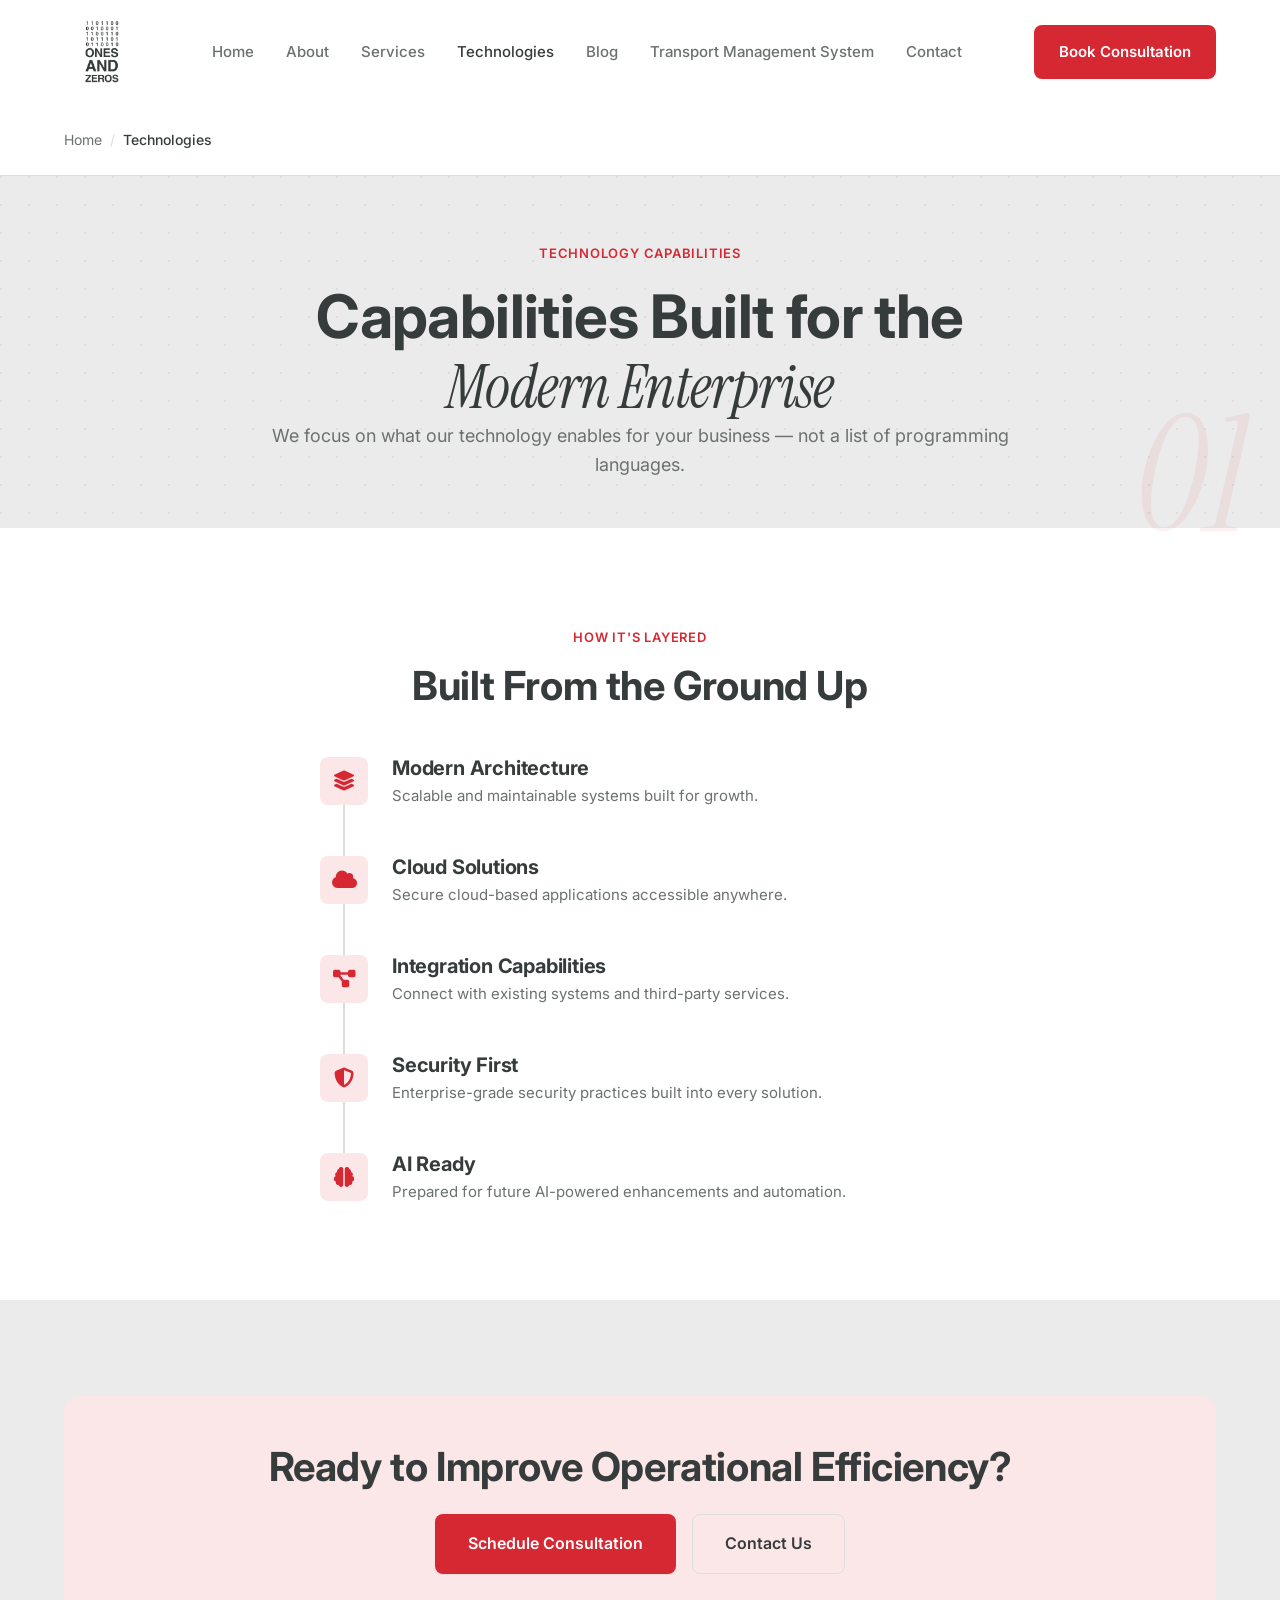
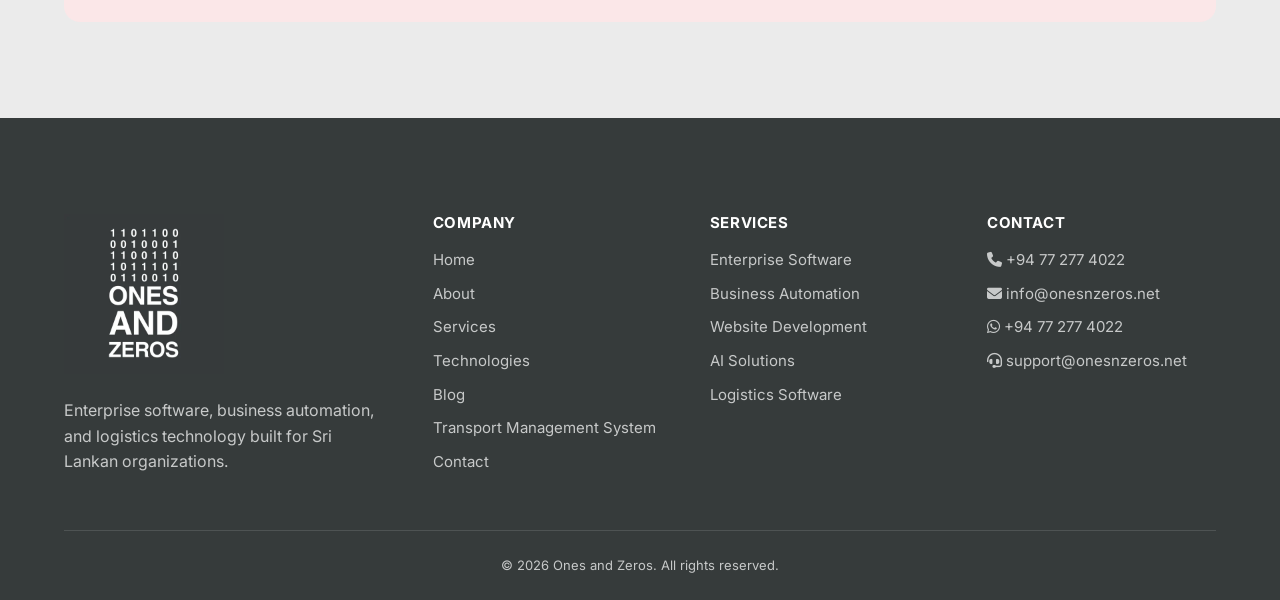
<file: technologies.html>
<!DOCTYPE html>
<html lang="en-LK">
<head>
  <meta charset="UTF-8">
  <meta name="viewport" content="width=device-width, initial-scale=1.0">
  <title>Technology Capabilities | Ones and Zeros</title>
  <meta name="description" content="Modern architecture, cloud solutions, integration capabilities, security-first engineering, and AI-ready systems — the capabilities behind Ones and Zeros software.">
  <link rel="canonical" href="SITE_URL_PLACEHOLDER/technologies.html">

  <link rel="icon" type="image/png" sizes="32x32" href="assets/favicon/favicon-32x32.png">
  <link rel="icon" type="image/png" sizes="16x16" href="assets/favicon/favicon-16x16.png">
  <link rel="apple-touch-icon" sizes="180x180" href="assets/favicon/apple-touch-icon.png">
  <link rel="manifest" href="assets/favicon/site.webmanifest">

  <meta name="geo.region" content="LK-11">
  <meta name="geo.placename" content="Ratmalana, Sri Lanka">
  <meta name="geo.position" content="6.8280;79.9200">
  <meta name="ICBM" content="6.8280, 79.9200">

  <meta property="og:title" content="Technology Capabilities | Ones and Zeros">
  <meta property="og:description" content="The capabilities behind every Ones and Zeros solution: modern architecture, cloud, integration, security, and AI readiness.">
  <meta property="og:type" content="website">
  <meta property="og:url" content="SITE_URL_PLACEHOLDER/technologies.html">
  <meta property="og:image" content="SITE_URL_PLACEHOLDER/assets/logo/2.png">
  <meta property="og:site_name" content="Ones and Zeros">
  <meta name="twitter:card" content="summary_large_image">
  <meta name="twitter:title" content="Technology Capabilities | Ones and Zeros">
  <meta name="twitter:description" content="The capabilities behind every Ones and Zeros solution: modern architecture, cloud, integration, security, and AI readiness.">
  <meta name="twitter:image" content="SITE_URL_PLACEHOLDER/assets/logo/2.png">

  <link rel="preconnect" href="https://fonts.googleapis.com">
  <link rel="preconnect" href="https://fonts.gstatic.com" crossorigin>
  <link rel="preconnect" href="https://cdnjs.cloudflare.com" crossorigin>
  <link href="https://fonts.googleapis.com/css2?family=Inter:wght@400;500;600;700&family=Instrument+Serif:ital@0;1&display=swap" rel="stylesheet">
  <link rel="stylesheet" href="https://cdnjs.cloudflare.com/ajax/libs/font-awesome/6.5.1/css/all.min.css">
  <link rel="stylesheet" href="css/styles.css">

  <script type="application/ld+json">
  {
    "@context": "https://schema.org",
    "@type": "ProfessionalService",
    "name": "Ones and Zeros",
    "url": "SITE_URL_PLACEHOLDER/technologies.html",
    "logo": "SITE_URL_PLACEHOLDER/assets/logo/1.png",
    "contactPoint": {
      "@type": "ContactPoint",
      "telephone": "+94772774022",
      "email": "info@onesnzeros.net",
      "contactType": "customer service"
    },
    "geo": {
      "@type": "GeoCoordinates",
      "latitude": 6.8280,
      "longitude": 79.9200
    },
    "areaServed": "Sri Lanka",
    "priceRange": "$$"
  }
  </script>

  <script type="application/ld+json">
  {
    "@context": "https://schema.org",
    "@type": "BreadcrumbList",
    "itemListElement": [
      {
        "@type": "ListItem",
        "position": 1,
        "name": "Home",
        "item": "SITE_URL_PLACEHOLDER/index.html"
      },
      {
        "@type": "ListItem",
        "position": 2,
        "name": "Technologies",
        "item": "SITE_URL_PLACEHOLDER/technologies.html"
      }
    ]
  }
  </script>
</head>
<body>

  <header class="site-header" data-header>
    <div class="container nav">
      <a href="index.html" class="nav-logo"><picture><source srcset="assets/logo/1.webp" type="image/webp"><img src="assets/logo/1.png" alt="Ones and Zeros" width="76" height="76"></picture></a>
      <nav class="nav-menu" aria-label="Primary">
        <a href="index.html" class="nav-link">Home</a>
        <a href="about.html" class="nav-link">About</a>
        <a href="services.html" class="nav-link">Services</a>
        <a href="technologies.html" class="nav-link is-active">Technologies</a>
        <a href="blog/index.html" class="nav-link">Blog</a>
        <a href="tms.html" class="nav-link">Transport Management System</a>
        <a href="contact.html" class="nav-link">Contact</a>
      </nav>
      <div class="nav-actions">
        <a href="contact.html#consultation-form" class="btn btn-primary nav-cta">Book Consultation</a>
        <button class="nav-toggle" type="button" aria-label="Open menu" aria-expanded="false" aria-controls="mobile-menu" data-nav-toggle>
          <i class="fa-solid fa-bars"></i>
        </button>
      </div>
    </div>
    <div class="nav-mobile-panel" id="mobile-menu" data-nav-mobile-panel>
      <a href="index.html" class="nav-link">Home</a>
      <a href="about.html" class="nav-link">About</a>
      <a href="services.html" class="nav-link">Services</a>
      <a href="technologies.html" class="nav-link is-active">Technologies</a>
      <a href="blog/index.html" class="nav-link">Blog</a>
      <a href="tms.html" class="nav-link">Transport Management System</a>
      <a href="contact.html" class="nav-link">Contact</a>
      <a href="contact.html#consultation-form" class="btn btn-primary">Book Consultation</a>
    </div>
  </header>

  <nav class="breadcrumb" aria-label="Breadcrumb">
    <div class="container">
      <ol>
        <li><a href="index.html">Home</a></li>
        <li aria-current="page">Technologies</li>
      </ol>
    </div>
  </nav>

  <main>

    <section class="page-hero numeral-mark numeral-mark--tint">
      <div class="container">
        <span class="eyebrow">Technology Capabilities</span>
        <h1>Capabilities Built for the <span class="display-serif">Modern Enterprise</span></h1>
        <p class="lead">We focus on what our technology enables for your business — not a list of programming languages.</p>
      </div>
    </section>

    <section class="section">
      <div class="container">
        <div class="section-header reveal">
          <span class="eyebrow">How It's Layered</span>
          <h2>Built From the Ground Up</h2>
        </div>
        <div class="arch-diagram">
          <div class="arch-layer reveal">
            <div class="icon-chip"><i class="fa-solid fa-layer-group"></i></div>
            <div><h3>Modern Architecture</h3><p>Scalable and maintainable systems built for growth.</p></div>
          </div>
          <div class="arch-layer reveal reveal-delay-1">
            <div class="icon-chip"><i class="fa-solid fa-cloud"></i></div>
            <div><h3>Cloud Solutions</h3><p>Secure cloud-based applications accessible anywhere.</p></div>
          </div>
          <div class="arch-layer reveal reveal-delay-2">
            <div class="icon-chip"><i class="fa-solid fa-diagram-project"></i></div>
            <div><h3>Integration Capabilities</h3><p>Connect with existing systems and third-party services.</p></div>
          </div>
          <div class="arch-layer reveal">
            <div class="icon-chip"><i class="fa-solid fa-shield-halved"></i></div>
            <div><h3>Security First</h3><p>Enterprise-grade security practices built into every solution.</p></div>
          </div>
          <div class="arch-layer reveal reveal-delay-1">
            <div class="icon-chip"><i class="fa-solid fa-brain"></i></div>
            <div><h3>AI Ready</h3><p>Prepared for future AI-powered enhancements and automation.</p></div>
          </div>
        </div>
      </div>
    </section>

    <section class="section section--alt">
      <div class="container">
        <div class="cta-banner reveal">
          <h2>Ready to Improve Operational Efficiency?</h2>
          <div class="btn-group">
            <a href="contact.html#consultation-form" class="btn btn-primary btn-lg">Schedule Consultation</a>
            <a href="contact.html" class="btn btn-secondary btn-lg">Contact Us</a>
          </div>
        </div>
      </div>
    </section>

  </main>

  <footer class="site-footer">
    <div class="container">
      <div class="footer-grid">
        <div class="footer-col footer-brand">
          <picture><source srcset="assets/logo/2.webp" type="image/webp"><img src="assets/logo/2.png" alt="Ones and Zeros" width="160" height="160"></picture>
          <p>Enterprise software, business automation, and logistics technology built for Sri Lankan organizations.</p>
        </div>
        <div class="footer-col">
          <h4>Company</h4>
          <ul>
            <li><a href="index.html">Home</a></li>
            <li><a href="about.html">About</a></li>
            <li><a href="services.html">Services</a></li>
            <li><a href="technologies.html">Technologies</a></li>
            <li><a href="blog/index.html">Blog</a></li>
            <li><a href="tms.html">Transport Management System</a></li>
            <li><a href="contact.html">Contact</a></li>
          </ul>
        </div>
        <div class="footer-col">
          <h4>Services</h4>
          <ul>
            <li><a href="services.html#custom-enterprise-software">Enterprise Software</a></li>
            <li><a href="services.html#business-automation">Business Automation</a></li>
            <li><a href="services.html#corporate-website-development">Website Development</a></li>
            <li><a href="services.html#ai-powered-solutions">AI Solutions</a></li>
            <li><a href="services.html#logistics-fleet-solutions">Logistics Software</a></li>
          </ul>
        </div>
        <div class="footer-col">
          <h4>Contact</h4>
          <ul>
            <li><a href="tel:+94772774022"><i class="fa-solid fa-phone"></i> +94 77 277 4022</a></li>
            <li><a href="mailto:info@onesnzeros.net"><i class="fa-solid fa-envelope"></i> info@onesnzeros.net</a></li>
            <li><a href="https://wa.me/94772774022"><i class="fa-brands fa-whatsapp"></i> +94 77 277 4022</a></li>
            <li><a href="mailto:support@onesnzeros.net"><i class="fa-solid fa-headset"></i> support@onesnzeros.net</a></li>
          </ul>
        </div>
      </div>
      <div class="footer-bottom">
        <p>&copy; 2026 Ones and Zeros. All rights reserved.</p>
      </div>
    </div>
  </footer>

  <script src="js/main.js" defer></script>
</body>
</html>
</file>
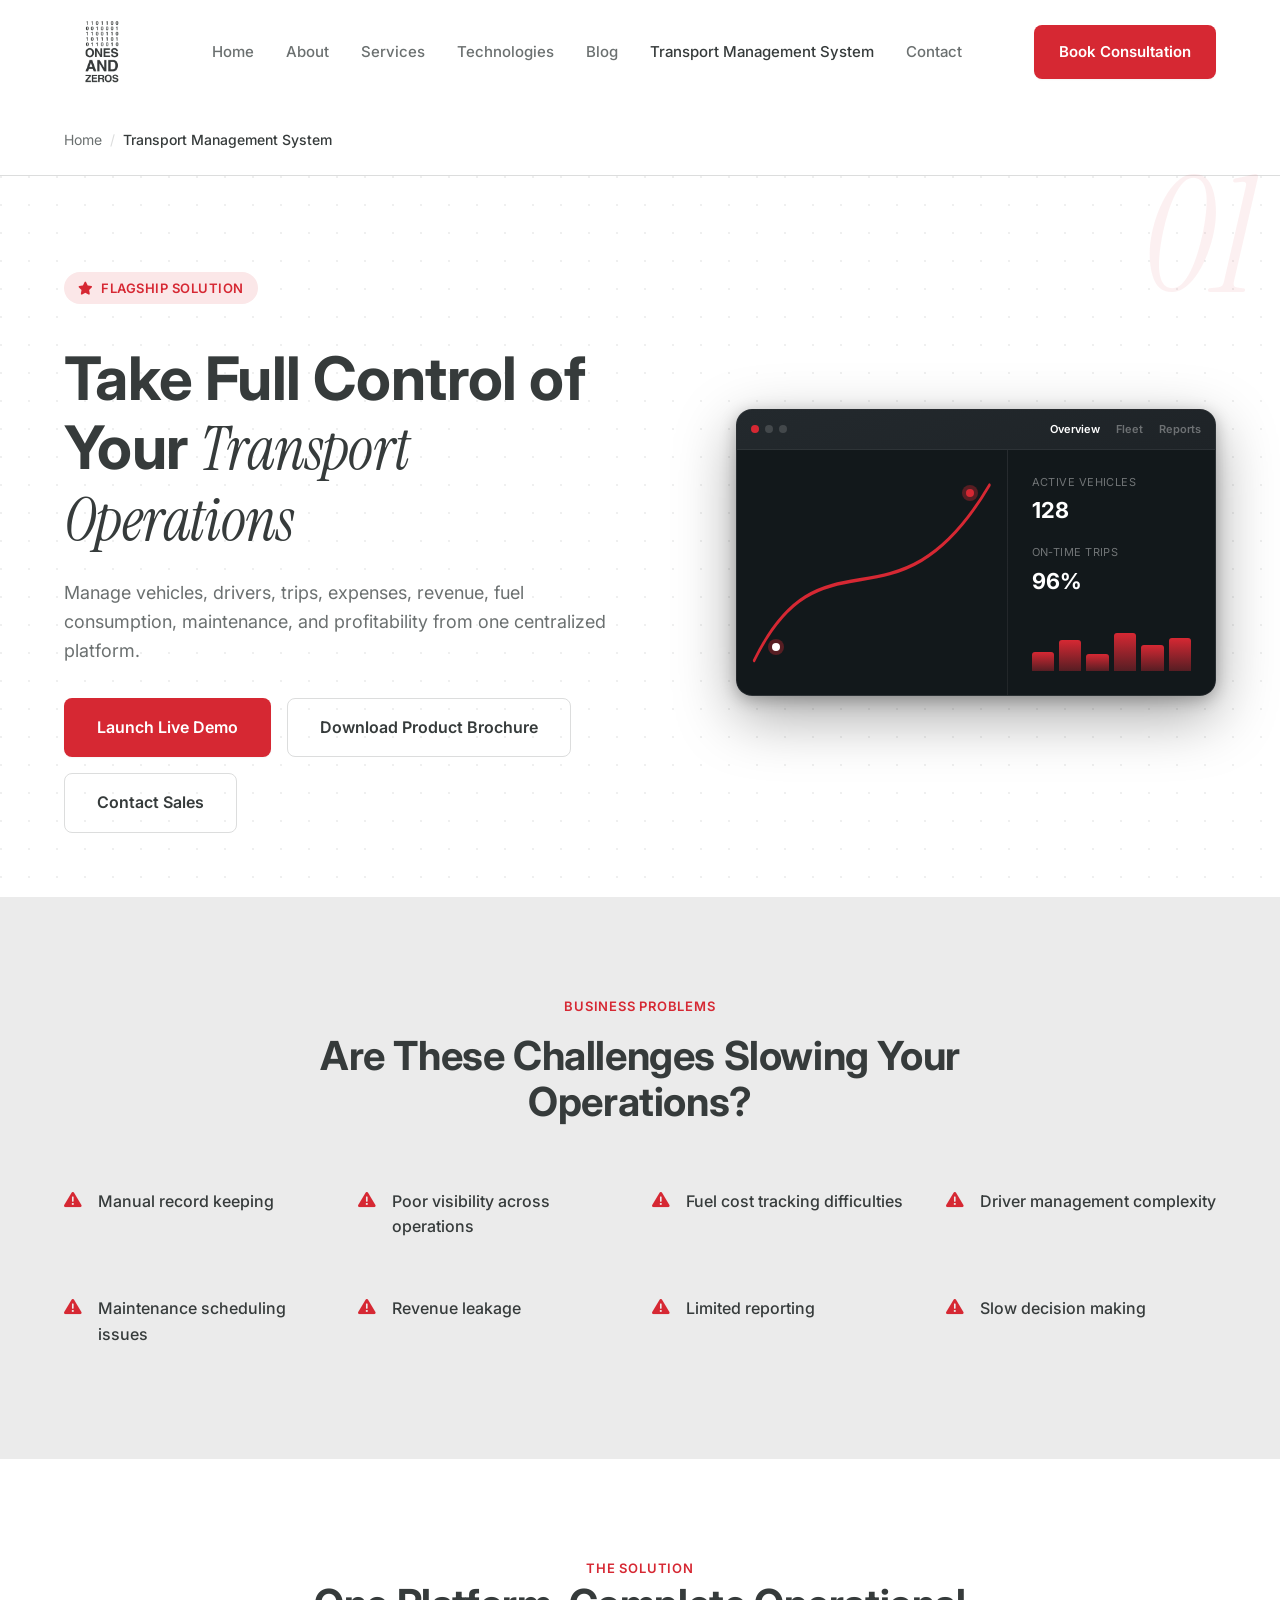
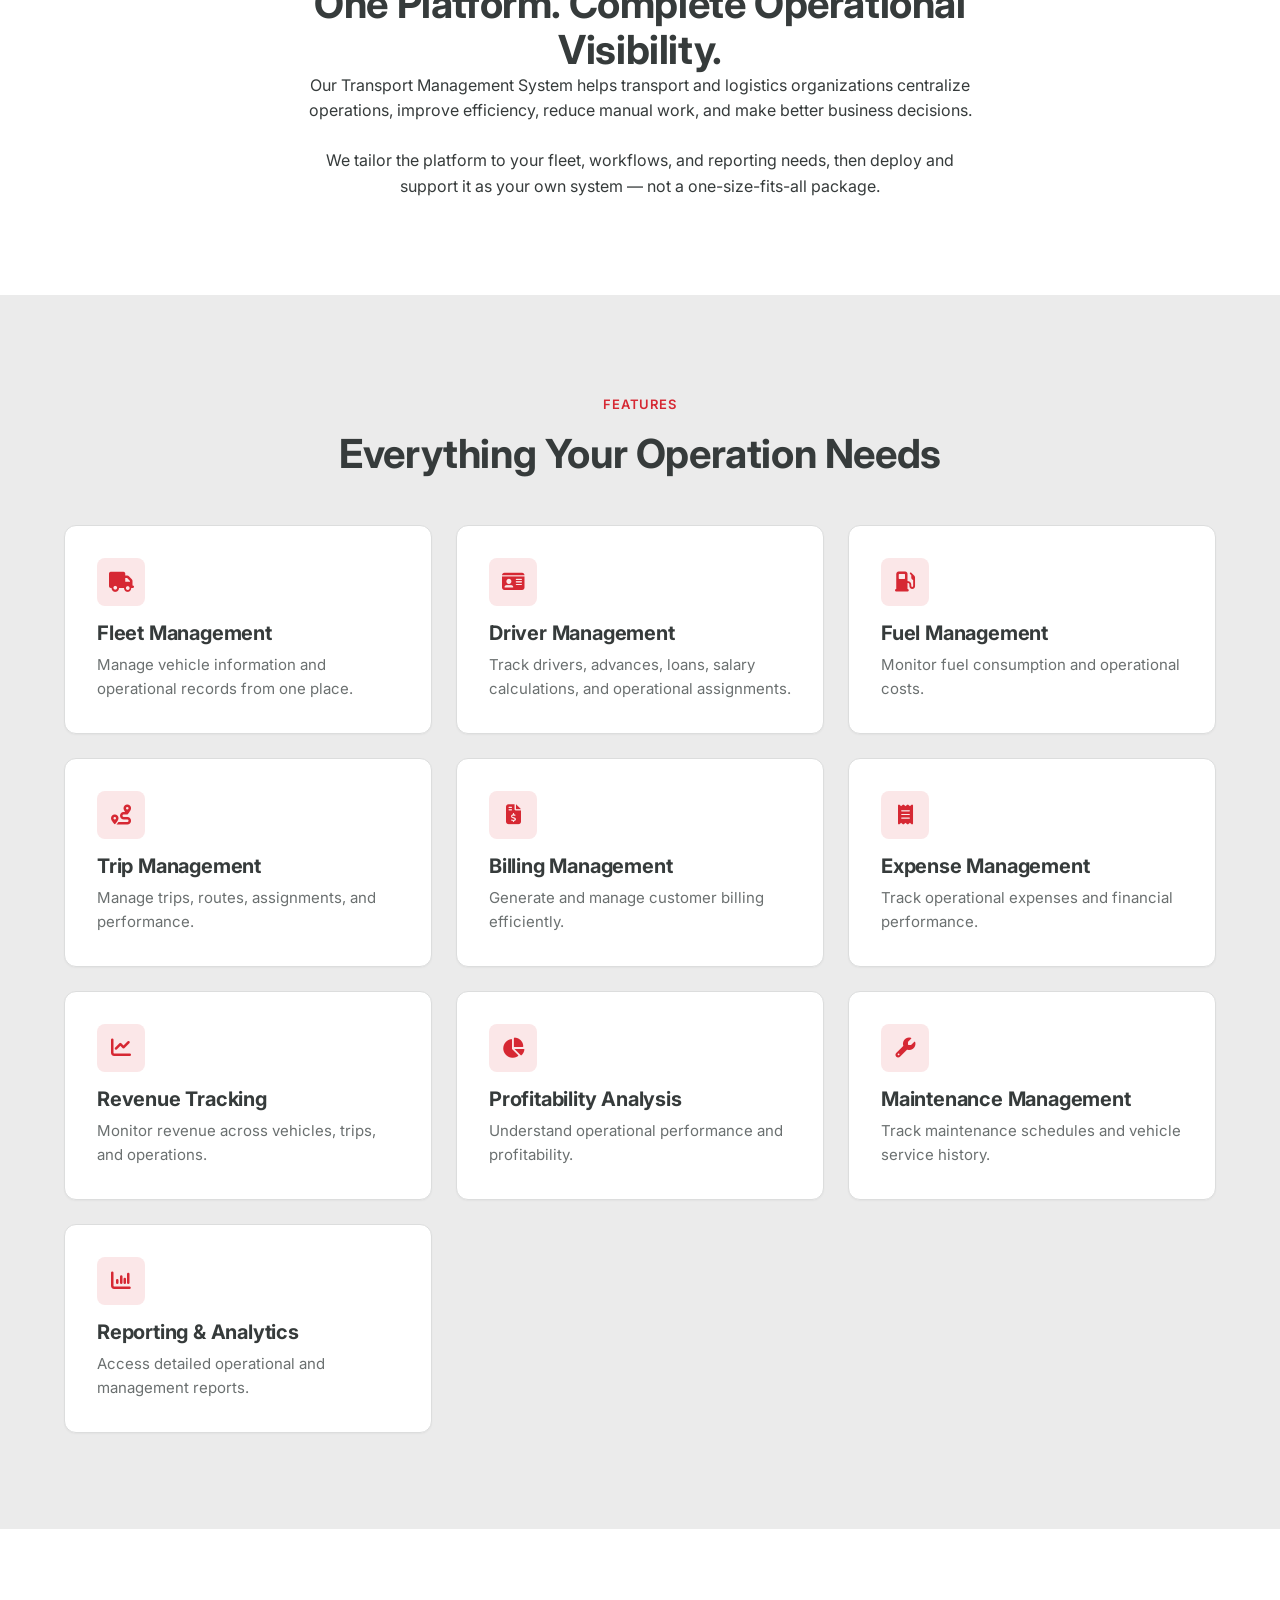
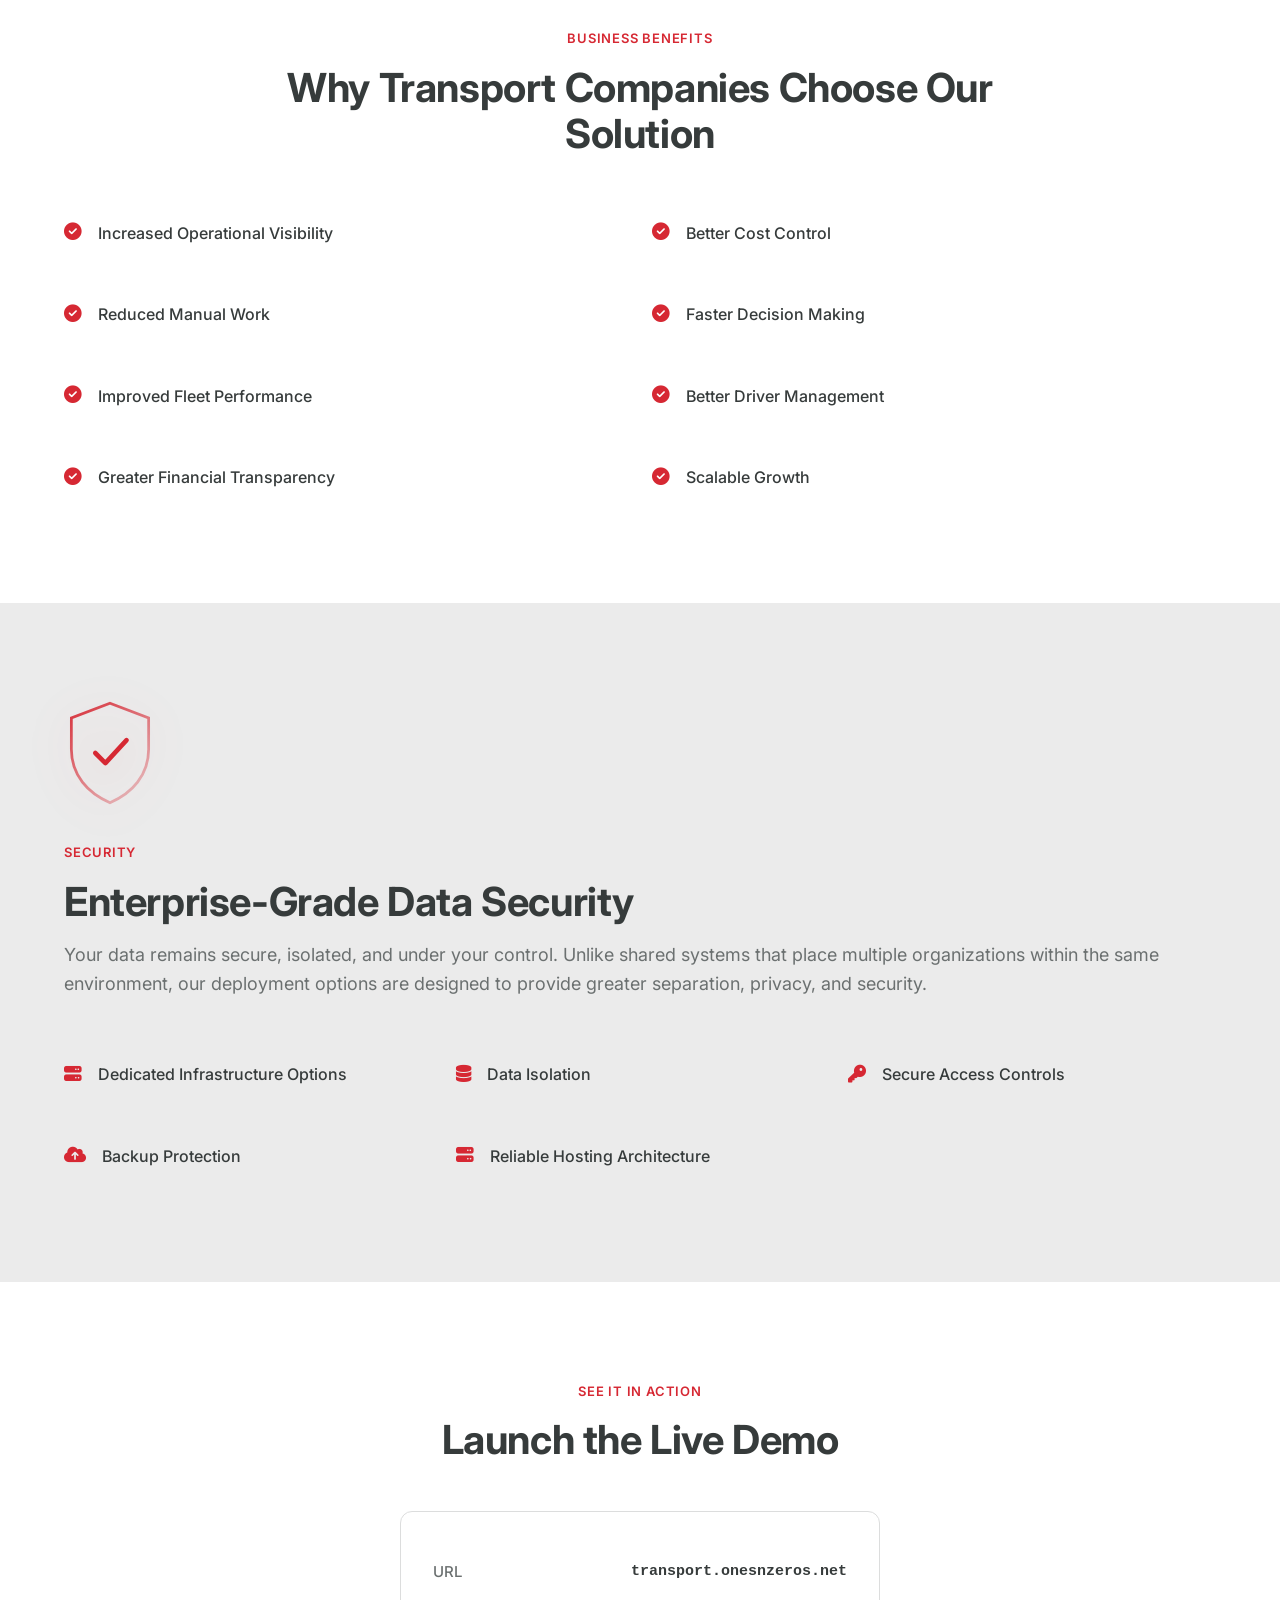
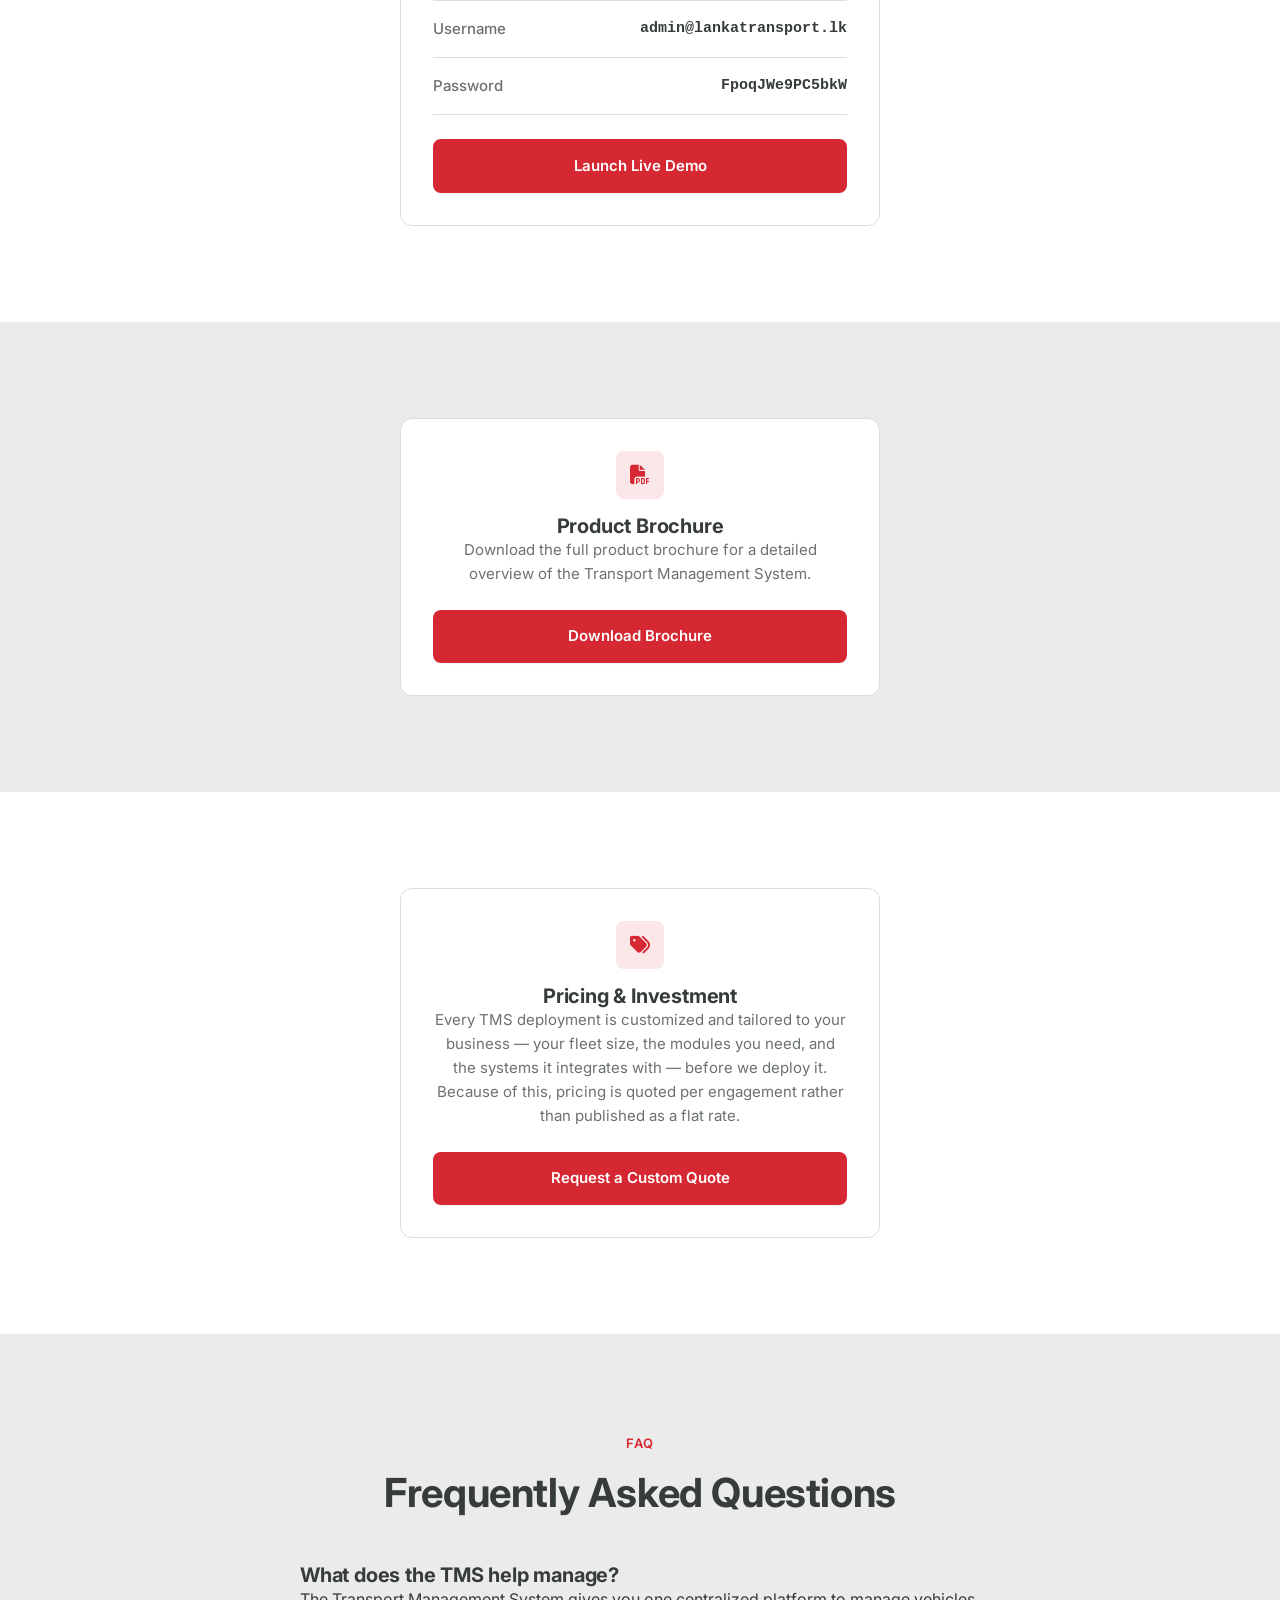
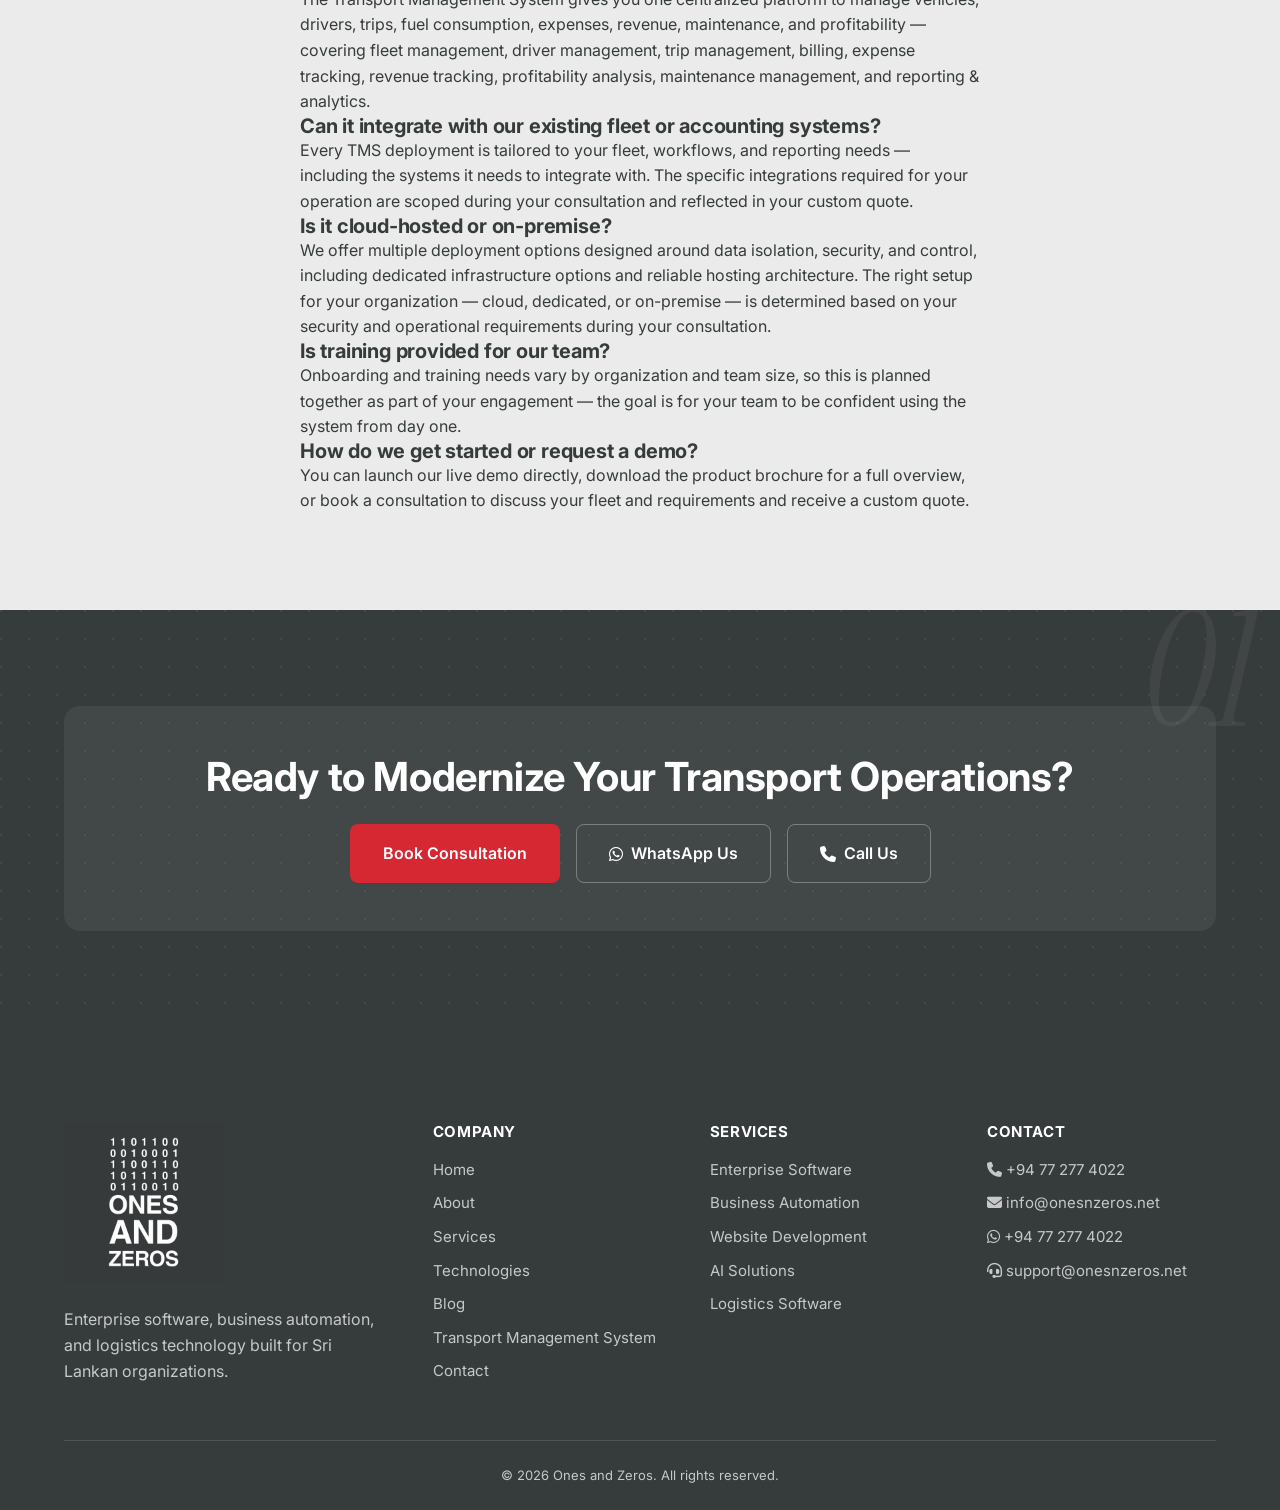
<file: tms.html>
<!DOCTYPE html>
<html lang="en-LK">
<head>
  <meta charset="UTF-8">
  <meta name="viewport" content="width=device-width, initial-scale=1.0">
  <title>Transport Management System | Fleet &amp; Logistics Software Sri Lanka</title>
  <meta name="description" content="Take full control of your transport operations. Manage vehicles, drivers, trips, fuel, expenses, and profitability from one centralized Transport Management System built for Sri Lankan fleet operators.">
  <link rel="canonical" href="SITE_URL_PLACEHOLDER/tms.html">

  <link rel="icon" type="image/png" sizes="32x32" href="assets/favicon/favicon-32x32.png">
  <link rel="icon" type="image/png" sizes="16x16" href="assets/favicon/favicon-16x16.png">
  <link rel="apple-touch-icon" sizes="180x180" href="assets/favicon/apple-touch-icon.png">
  <link rel="manifest" href="assets/favicon/site.webmanifest">

  <meta name="geo.region" content="LK-11">
  <meta name="geo.placename" content="Ratmalana, Sri Lanka">
  <meta name="geo.position" content="6.8280;79.9200">
  <meta name="ICBM" content="6.8280, 79.9200">

  <meta property="og:title" content="Transport Management System | Fleet & Logistics Software Sri Lanka">
  <meta property="og:description" content="One platform. Complete operational visibility. The Transport Management System built for transport, logistics, and fleet operators.">
  <meta property="og:type" content="website">
  <meta property="og:url" content="SITE_URL_PLACEHOLDER/tms.html">
  <meta property="og:image" content="SITE_URL_PLACEHOLDER/assets/logo/2.png">
  <meta property="og:site_name" content="Ones and Zeros">
  <meta name="twitter:card" content="summary_large_image">
  <meta name="twitter:title" content="Transport Management System | Fleet & Logistics Software Sri Lanka">
  <meta name="twitter:description" content="One platform. Complete operational visibility. The Transport Management System built for transport, logistics, and fleet operators.">
  <meta name="twitter:image" content="SITE_URL_PLACEHOLDER/assets/logo/2.png">

  <link rel="preconnect" href="https://fonts.googleapis.com">
  <link rel="preconnect" href="https://fonts.gstatic.com" crossorigin>
  <link rel="preconnect" href="https://cdnjs.cloudflare.com" crossorigin>
  <link href="https://fonts.googleapis.com/css2?family=Inter:wght@400;500;600;700&family=Instrument+Serif:ital@0;1&display=swap" rel="stylesheet">
  <link rel="stylesheet" href="https://cdnjs.cloudflare.com/ajax/libs/font-awesome/6.5.1/css/all.min.css">
  <link rel="stylesheet" href="css/styles.css">

  <script type="application/ld+json">
  {
    "@context": "https://schema.org",
    "@type": "SoftwareApplication",
    "name": "Transport Management System",
    "applicationCategory": "BusinessApplication",
    "description": "A centralized platform to manage vehicles, drivers, trips, fuel consumption, expenses, revenue, maintenance, and operational reporting for transport, logistics, and fleet operations.",
    "provider": {
      "@type": "ProfessionalService",
      "name": "Ones and Zeros",
      "url": "SITE_URL_PLACEHOLDER/",
      "address": {
        "@type": "PostalAddress",
        "addressLocality": "Ratmalana",
        "addressCountry": "LK"
      },
      "geo": {
        "@type": "GeoCoordinates",
        "latitude": 6.8280,
        "longitude": 79.9200
      },
      "areaServed": "Sri Lanka",
      "priceRange": "$$"
    }
  }
  </script>
  <script type="application/ld+json">
  {
    "@context": "https://schema.org",
    "@type": "BreadcrumbList",
    "itemListElement": [
      {
        "@type": "ListItem",
        "position": 1,
        "name": "Home",
        "item": "SITE_URL_PLACEHOLDER/index.html"
      },
      {
        "@type": "ListItem",
        "position": 2,
        "name": "Transport Management System",
        "item": "SITE_URL_PLACEHOLDER/tms.html"
      }
    ]
  }
  </script>

  <script type="application/ld+json">
  {
    "@context": "https://schema.org",
    "@type": "FAQPage",
    "mainEntity": [
      {
        "@type": "Question",
        "name": "What does the TMS help manage?",
        "acceptedAnswer": {
          "@type": "Answer",
          "text": "The Transport Management System gives you one centralized platform to manage vehicles, drivers, trips, fuel consumption, expenses, revenue, maintenance, and profitability — covering fleet management, driver management, trip management, billing, expense tracking, revenue tracking, profitability analysis, maintenance management, and reporting & analytics."
        }
      },
      {
        "@type": "Question",
        "name": "Can it integrate with our existing fleet or accounting systems?",
        "acceptedAnswer": {
          "@type": "Answer",
          "text": "Every TMS deployment is tailored to your fleet, workflows, and reporting needs — including the systems it needs to integrate with. The specific integrations required for your operation are scoped during your consultation and reflected in your custom quote."
        }
      },
      {
        "@type": "Question",
        "name": "Is it cloud-hosted or on-premise?",
        "acceptedAnswer": {
          "@type": "Answer",
          "text": "We offer multiple deployment options designed around data isolation, security, and control, including dedicated infrastructure options and reliable hosting architecture. The right setup for your organization — cloud, dedicated, or on-premise — is determined based on your security and operational requirements during your consultation."
        }
      },
      {
        "@type": "Question",
        "name": "Is training provided for our team?",
        "acceptedAnswer": {
          "@type": "Answer",
          "text": "Onboarding and training needs vary by organization and team size, so this is planned together as part of your engagement — the goal is for your team to be confident using the system from day one."
        }
      },
      {
        "@type": "Question",
        "name": "How do we get started or request a demo?",
        "acceptedAnswer": {
          "@type": "Answer",
          "text": "You can launch our live demo directly, download the product brochure for a full overview, or book a consultation to discuss your fleet and requirements and receive a custom quote."
        }
      }
    ]
  }
  </script>
</head>
<body>

  <header class="site-header" data-header>
    <div class="container nav">
      <a href="index.html" class="nav-logo"><picture><source srcset="assets/logo/1.webp" type="image/webp"><img src="assets/logo/1.png" alt="Ones and Zeros" width="76" height="76"></picture></a>
      <nav class="nav-menu" aria-label="Primary">
        <a href="index.html" class="nav-link">Home</a>
        <a href="about.html" class="nav-link">About</a>
        <a href="services.html" class="nav-link">Services</a>
        <a href="technologies.html" class="nav-link">Technologies</a>
        <a href="blog/index.html" class="nav-link">Blog</a>
        <a href="tms.html" class="nav-link is-active">Transport Management System</a>
        <a href="contact.html" class="nav-link">Contact</a>
      </nav>
      <div class="nav-actions">
        <a href="contact.html#consultation-form" class="btn btn-primary nav-cta">Book Consultation</a>
        <button class="nav-toggle" type="button" aria-label="Open menu" aria-expanded="false" aria-controls="mobile-menu" data-nav-toggle>
          <i class="fa-solid fa-bars"></i>
        </button>
      </div>
    </div>
    <div class="nav-mobile-panel" id="mobile-menu" data-nav-mobile-panel>
      <a href="index.html" class="nav-link">Home</a>
      <a href="about.html" class="nav-link">About</a>
      <a href="services.html" class="nav-link">Services</a>
      <a href="technologies.html" class="nav-link">Technologies</a>
      <a href="blog/index.html" class="nav-link">Blog</a>
      <a href="tms.html" class="nav-link is-active">Transport Management System</a>
      <a href="contact.html" class="nav-link">Contact</a>
      <a href="contact.html#consultation-form" class="btn btn-primary">Book Consultation</a>
    </div>
  </header>

  <nav class="breadcrumb" aria-label="Breadcrumb">
    <div class="container">
      <ol>
        <li><a href="index.html">Home</a></li>
        <li aria-current="page">Transport Management System</li>
      </ol>
    </div>
  </nav>

  <main>

    <section class="hero numeral-mark numeral-mark--tint">
      <div class="container hero-grid hero-grid--split">
        <div class="hero-content reveal">
          <span class="flagship-badge" style="background: var(--color-accent-tint); color: var(--color-accent);"><i class="fa-solid fa-star"></i> Flagship Solution</span>
          <h1>Take Full Control of Your <span class="display-serif">Transport Operations</span></h1>
          <p class="lead">Manage vehicles, drivers, trips, expenses, revenue, fuel consumption, maintenance, and profitability from one centralized platform.</p>
          <div class="btn-group">
            <a href="#live-demo" class="btn btn-primary btn-lg">Launch Live Demo</a>
            <a href="#brochure" class="btn btn-secondary btn-lg">Download Product Brochure</a>
            <a href="contact.html" class="btn btn-secondary btn-lg">Contact Sales</a>
          </div>
        </div>
        <div class="hero-visual reveal reveal-delay-1" aria-hidden="true">
          <div data-dashboard-mock></div>
        </div>
      </div>
    </section>

    <section class="section section--alt">
      <div class="container">
        <div class="section-header reveal">
          <span class="eyebrow">Business Problems</span>
          <h2>Are These Challenges Slowing Your Operations?</h2>
        </div>
        <div class="problem-grid">
          <div class="problem-item reveal"><i class="fa-solid fa-triangle-exclamation"></i><span>Manual record keeping</span></div>
          <div class="problem-item reveal"><i class="fa-solid fa-triangle-exclamation"></i><span>Poor visibility across operations</span></div>
          <div class="problem-item reveal"><i class="fa-solid fa-triangle-exclamation"></i><span>Fuel cost tracking difficulties</span></div>
          <div class="problem-item reveal"><i class="fa-solid fa-triangle-exclamation"></i><span>Driver management complexity</span></div>
          <div class="problem-item reveal"><i class="fa-solid fa-triangle-exclamation"></i><span>Maintenance scheduling issues</span></div>
          <div class="problem-item reveal"><i class="fa-solid fa-triangle-exclamation"></i><span>Revenue leakage</span></div>
          <div class="problem-item reveal"><i class="fa-solid fa-triangle-exclamation"></i><span>Limited reporting</span></div>
          <div class="problem-item reveal"><i class="fa-solid fa-triangle-exclamation"></i><span>Slow decision making</span></div>
        </div>
      </div>
    </section>

    <section class="section">
      <div class="container">
        <div class="prose reveal" style="text-align:center;">
          <span class="eyebrow">The Solution</span>
          <h2>One Platform. Complete Operational Visibility.</h2>
          <p>Our Transport Management System helps transport and logistics organizations centralize operations, improve efficiency, reduce manual work, and make better business decisions.</p>
          <p>We tailor the platform to your fleet, workflows, and reporting needs, then deploy and support it as your own system — not a one-size-fits-all package.</p>
        </div>
      </div>
    </section>

    <section class="section section--alt">
      <div class="container">
        <div class="section-header reveal">
          <span class="eyebrow">Features</span>
          <h2>Everything Your Operation Needs</h2>
        </div>
        <div class="card-grid">
          <div class="card reveal"><div class="icon-chip"><i class="fa-solid fa-truck"></i></div><h3>Fleet Management</h3><p>Manage vehicle information and operational records from one place.</p></div>
          <div class="card reveal reveal-delay-1"><div class="icon-chip"><i class="fa-solid fa-id-card"></i></div><h3>Driver Management</h3><p>Track drivers, advances, loans, salary calculations, and operational assignments.</p></div>
          <div class="card reveal reveal-delay-2"><div class="icon-chip"><i class="fa-solid fa-gas-pump"></i></div><h3>Fuel Management</h3><p>Monitor fuel consumption and operational costs.</p></div>
          <div class="card reveal"><div class="icon-chip"><i class="fa-solid fa-route"></i></div><h3>Trip Management</h3><p>Manage trips, routes, assignments, and performance.</p></div>
          <div class="card reveal reveal-delay-1"><div class="icon-chip"><i class="fa-solid fa-file-invoice-dollar"></i></div><h3>Billing Management</h3><p>Generate and manage customer billing efficiently.</p></div>
          <div class="card reveal reveal-delay-2"><div class="icon-chip"><i class="fa-solid fa-receipt"></i></div><h3>Expense Management</h3><p>Track operational expenses and financial performance.</p></div>
          <div class="card reveal"><div class="icon-chip"><i class="fa-solid fa-chart-line"></i></div><h3>Revenue Tracking</h3><p>Monitor revenue across vehicles, trips, and operations.</p></div>
          <div class="card reveal reveal-delay-1"><div class="icon-chip"><i class="fa-solid fa-chart-pie"></i></div><h3>Profitability Analysis</h3><p>Understand operational performance and profitability.</p></div>
          <div class="card reveal reveal-delay-2"><div class="icon-chip"><i class="fa-solid fa-wrench"></i></div><h3>Maintenance Management</h3><p>Track maintenance schedules and vehicle service history.</p></div>
          <div class="card reveal"><div class="icon-chip"><i class="fa-solid fa-chart-column"></i></div><h3>Reporting &amp; Analytics</h3><p>Access detailed operational and management reports.</p></div>
        </div>
      </div>
    </section>

    <section class="section">
      <div class="container">
        <div class="section-header reveal">
          <span class="eyebrow">Business Benefits</span>
          <h2>Why Transport Companies Choose Our Solution</h2>
        </div>
        <div class="checklist-grid">
          <div class="checklist-item reveal"><i class="fa-solid fa-circle-check"></i><span>Increased Operational Visibility</span></div>
          <div class="checklist-item reveal"><i class="fa-solid fa-circle-check"></i><span>Better Cost Control</span></div>
          <div class="checklist-item reveal"><i class="fa-solid fa-circle-check"></i><span>Reduced Manual Work</span></div>
          <div class="checklist-item reveal"><i class="fa-solid fa-circle-check"></i><span>Faster Decision Making</span></div>
          <div class="checklist-item reveal"><i class="fa-solid fa-circle-check"></i><span>Improved Fleet Performance</span></div>
          <div class="checklist-item reveal"><i class="fa-solid fa-circle-check"></i><span>Better Driver Management</span></div>
          <div class="checklist-item reveal"><i class="fa-solid fa-circle-check"></i><span>Greater Financial Transparency</span></div>
          <div class="checklist-item reveal"><i class="fa-solid fa-circle-check"></i><span>Scalable Growth</span></div>
        </div>
      </div>
    </section>

    <section class="section section--alt">
      <div class="container">
        <div class="security-header reveal">
          <div class="shield-mark">
            <svg viewBox="0 0 100 116" fill="none" xmlns="http://www.w3.org/2000/svg">
              <path d="M50 4 L92 20 V54 C92 82 74 102 50 112 C26 102 8 82 8 54 V20 Z" stroke="url(#shieldGradTms)" stroke-width="3"></path>
              <path d="M34 58 L45 69 L68 44" stroke="#D62833" stroke-width="5" stroke-linecap="round" stroke-linejoin="round"></path>
              <defs>
                <linearGradient id="shieldGradTms" x1="0" y1="0" x2="100" y2="116" gradientUnits="userSpaceOnUse">
                  <stop offset="0" stop-color="#D62833"></stop>
                  <stop offset="1" stop-color="#D62833" stop-opacity="0.15"></stop>
                </linearGradient>
              </defs>
            </svg>
          </div>
          <div class="section-header">
            <span class="eyebrow">Security</span>
            <h2>Enterprise-Grade Data Security</h2>
            <p class="lead">Your data remains secure, isolated, and under your control. Unlike shared systems that place multiple organizations within the same environment, our deployment options are designed to provide greater separation, privacy, and security.</p>
          </div>
        </div>
        <div class="feature-grid">
          <div class="feature-item reveal"><i class="fa-solid fa-server"></i><span>Dedicated Infrastructure Options</span></div>
          <div class="feature-item reveal"><i class="fa-solid fa-database"></i><span>Data Isolation</span></div>
          <div class="feature-item reveal"><i class="fa-solid fa-key"></i><span>Secure Access Controls</span></div>
          <div class="feature-item reveal"><i class="fa-solid fa-cloud-arrow-up"></i><span>Backup Protection</span></div>
          <div class="feature-item reveal"><i class="fa-solid fa-server"></i><span>Reliable Hosting Architecture</span></div>
        </div>
      </div>
    </section>

    <section class="section" id="live-demo">
      <div class="container">
        <div class="section-header reveal">
          <span class="eyebrow">See It In Action</span>
          <h2>Launch the Live Demo</h2>
        </div>
        <div class="info-panel reveal" style="margin: 0 auto;">
          <div class="info-panel-row"><span class="label">URL</span><span class="value">transport.onesnzeros.net</span></div>
          <div class="info-panel-row"><span class="label">Username</span><span class="value">admin@lankatransport.lk</span></div>
          <div class="info-panel-row"><span class="label">Password</span><span class="value">FpoqJWe9PC5bkW</span></div>
          <a href="https://transport.onesnzeros.net" class="btn btn-primary">Launch Live Demo</a>
        </div>
      </div>
    </section>

    <section class="section section--alt" id="brochure">
      <div class="container">
        <div class="info-panel reveal" style="margin: 0 auto; text-align:center;">
          <div class="icon-chip" style="margin: 0 auto var(--space-2);"><i class="fa-solid fa-file-pdf"></i></div>
          <h3>Product Brochure</h3>
          <p style="color: var(--color-ink-soft); font-size: 0.9375rem;">Download the full product brochure for a detailed overview of the Transport Management System.</p>
          <a href="assets/products/tms/brochure/ONZ_TMS_Product_Brochure.pdf" class="btn btn-primary" download>Download Brochure</a>
        </div>
      </div>
    </section>

    <section class="section" id="pricing">
      <div class="container">
        <div class="info-panel reveal" style="margin: 0 auto; text-align:center;">
          <div class="icon-chip" style="margin: 0 auto var(--space-2);"><i class="fa-solid fa-tags"></i></div>
          <h3>Pricing &amp; Investment</h3>
          <p style="color: var(--color-ink-soft); font-size: 0.9375rem;">Every TMS deployment is customized and tailored to your business — your fleet size, the modules you need, and the systems it integrates with — before we deploy it. Because of this, pricing is quoted per engagement rather than published as a flat rate.</p>
          <a href="contact.html#consultation-form" class="btn btn-primary">Request a Custom Quote</a>
        </div>
      </div>
    </section>

    <section class="section section--alt" id="faq">
      <div class="container">
        <div class="section-header reveal">
          <span class="eyebrow">FAQ</span>
          <h2>Frequently Asked Questions</h2>
        </div>
        <div class="prose reveal">
          <h3>What does the TMS help manage?</h3>
          <p>The Transport Management System gives you one centralized platform to manage vehicles, drivers, trips, fuel consumption, expenses, revenue, maintenance, and profitability — covering fleet management, driver management, trip management, billing, expense tracking, revenue tracking, profitability analysis, maintenance management, and reporting &amp; analytics.</p>
          <h3>Can it integrate with our existing fleet or accounting systems?</h3>
          <p>Every TMS deployment is tailored to your fleet, workflows, and reporting needs — including the systems it needs to integrate with. The specific integrations required for your operation are scoped during your consultation and reflected in your custom quote.</p>
          <h3>Is it cloud-hosted or on-premise?</h3>
          <p>We offer multiple deployment options designed around data isolation, security, and control, including dedicated infrastructure options and reliable hosting architecture. The right setup for your organization — cloud, dedicated, or on-premise — is determined based on your security and operational requirements during your consultation.</p>
          <h3>Is training provided for our team?</h3>
          <p>Onboarding and training needs vary by organization and team size, so this is planned together as part of your engagement — the goal is for your team to be confident using the system from day one.</p>
          <h3>How do we get started or request a demo?</h3>
          <p>You can launch our live demo directly, download the product brochure for a full overview, or book a consultation to discuss your fleet and requirements and receive a custom quote.</p>
        </div>
      </div>
    </section>

    <section class="section section--dark numeral-mark">
      <div class="container">
        <div class="cta-banner reveal" style="background: rgba(255,255,255,0.06);">
          <h2>Ready to Modernize Your Transport Operations?</h2>
          <div class="btn-group">
            <a href="contact.html#consultation-form" class="btn btn-primary btn-lg">Book Consultation</a>
            <a href="https://wa.me/94772774022" class="btn btn-secondary btn-lg"><i class="fa-brands fa-whatsapp"></i> WhatsApp Us</a>
            <a href="tel:+94772774022" class="btn btn-secondary btn-lg"><i class="fa-solid fa-phone"></i> Call Us</a>
          </div>
        </div>
      </div>
    </section>

  </main>

  <footer class="site-footer">
    <div class="container">
      <div class="footer-grid">
        <div class="footer-col footer-brand">
          <picture><source srcset="assets/logo/2.webp" type="image/webp"><img src="assets/logo/2.png" alt="Ones and Zeros" width="160" height="160"></picture>
          <p>Enterprise software, business automation, and logistics technology built for Sri Lankan organizations.</p>
        </div>
        <div class="footer-col">
          <h4>Company</h4>
          <ul>
            <li><a href="index.html">Home</a></li>
            <li><a href="about.html">About</a></li>
            <li><a href="services.html">Services</a></li>
            <li><a href="technologies.html">Technologies</a></li>
            <li><a href="blog/index.html">Blog</a></li>
            <li><a href="tms.html">Transport Management System</a></li>
            <li><a href="contact.html">Contact</a></li>
          </ul>
        </div>
        <div class="footer-col">
          <h4>Services</h4>
          <ul>
            <li><a href="services.html#custom-enterprise-software">Enterprise Software</a></li>
            <li><a href="services.html#business-automation">Business Automation</a></li>
            <li><a href="services.html#corporate-website-development">Website Development</a></li>
            <li><a href="services.html#ai-powered-solutions">AI Solutions</a></li>
            <li><a href="services.html#logistics-fleet-solutions">Logistics Software</a></li>
          </ul>
        </div>
        <div class="footer-col">
          <h4>Contact</h4>
          <ul>
            <li><a href="tel:+94772774022"><i class="fa-solid fa-phone"></i> +94 77 277 4022</a></li>
            <li><a href="mailto:info@onesnzeros.net"><i class="fa-solid fa-envelope"></i> info@onesnzeros.net</a></li>
            <li><a href="https://wa.me/94772774022"><i class="fa-brands fa-whatsapp"></i> +94 77 277 4022</a></li>
            <li><a href="mailto:support@onesnzeros.net"><i class="fa-solid fa-headset"></i> support@onesnzeros.net</a></li>
          </ul>
        </div>
      </div>
      <div class="footer-bottom">
        <p>&copy; 2026 Ones and Zeros. All rights reserved.</p>
      </div>
    </div>
  </footer>

  <script src="js/main.js" defer></script>
</body>
</html>
</file>
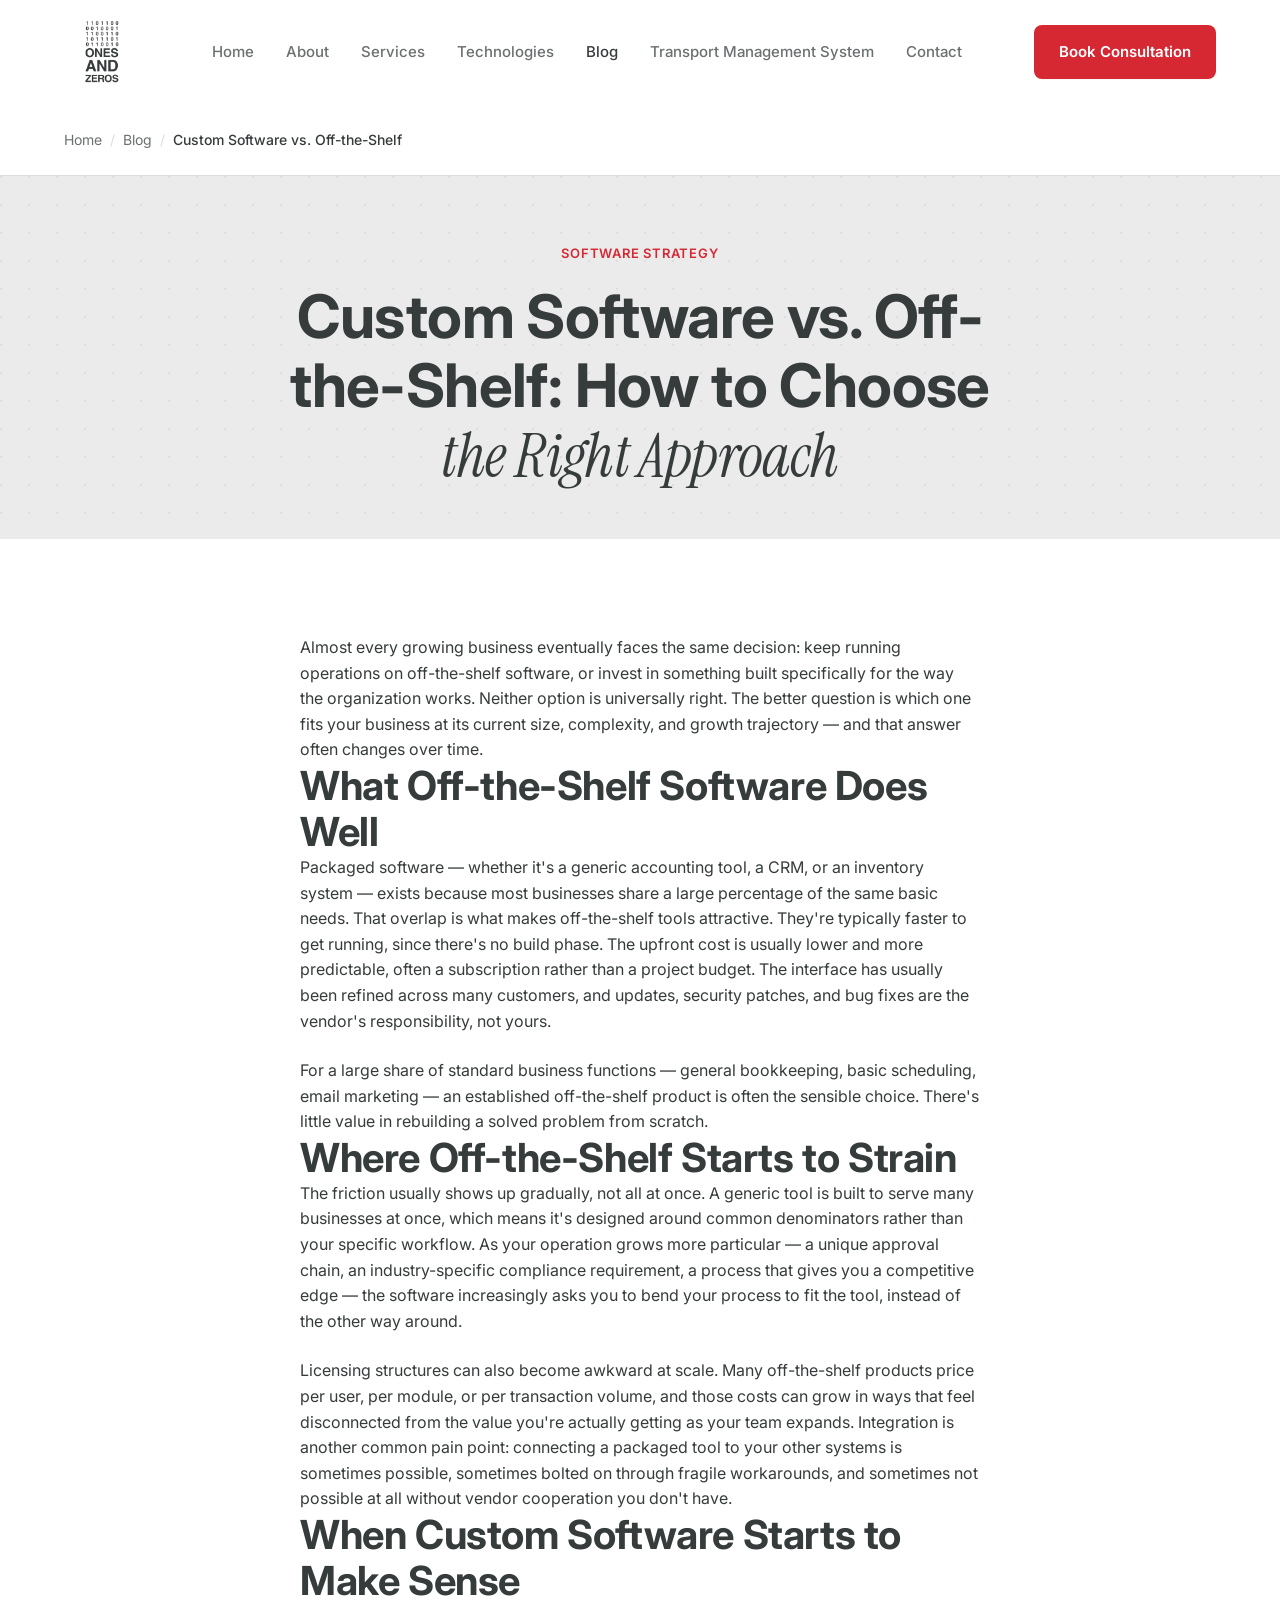
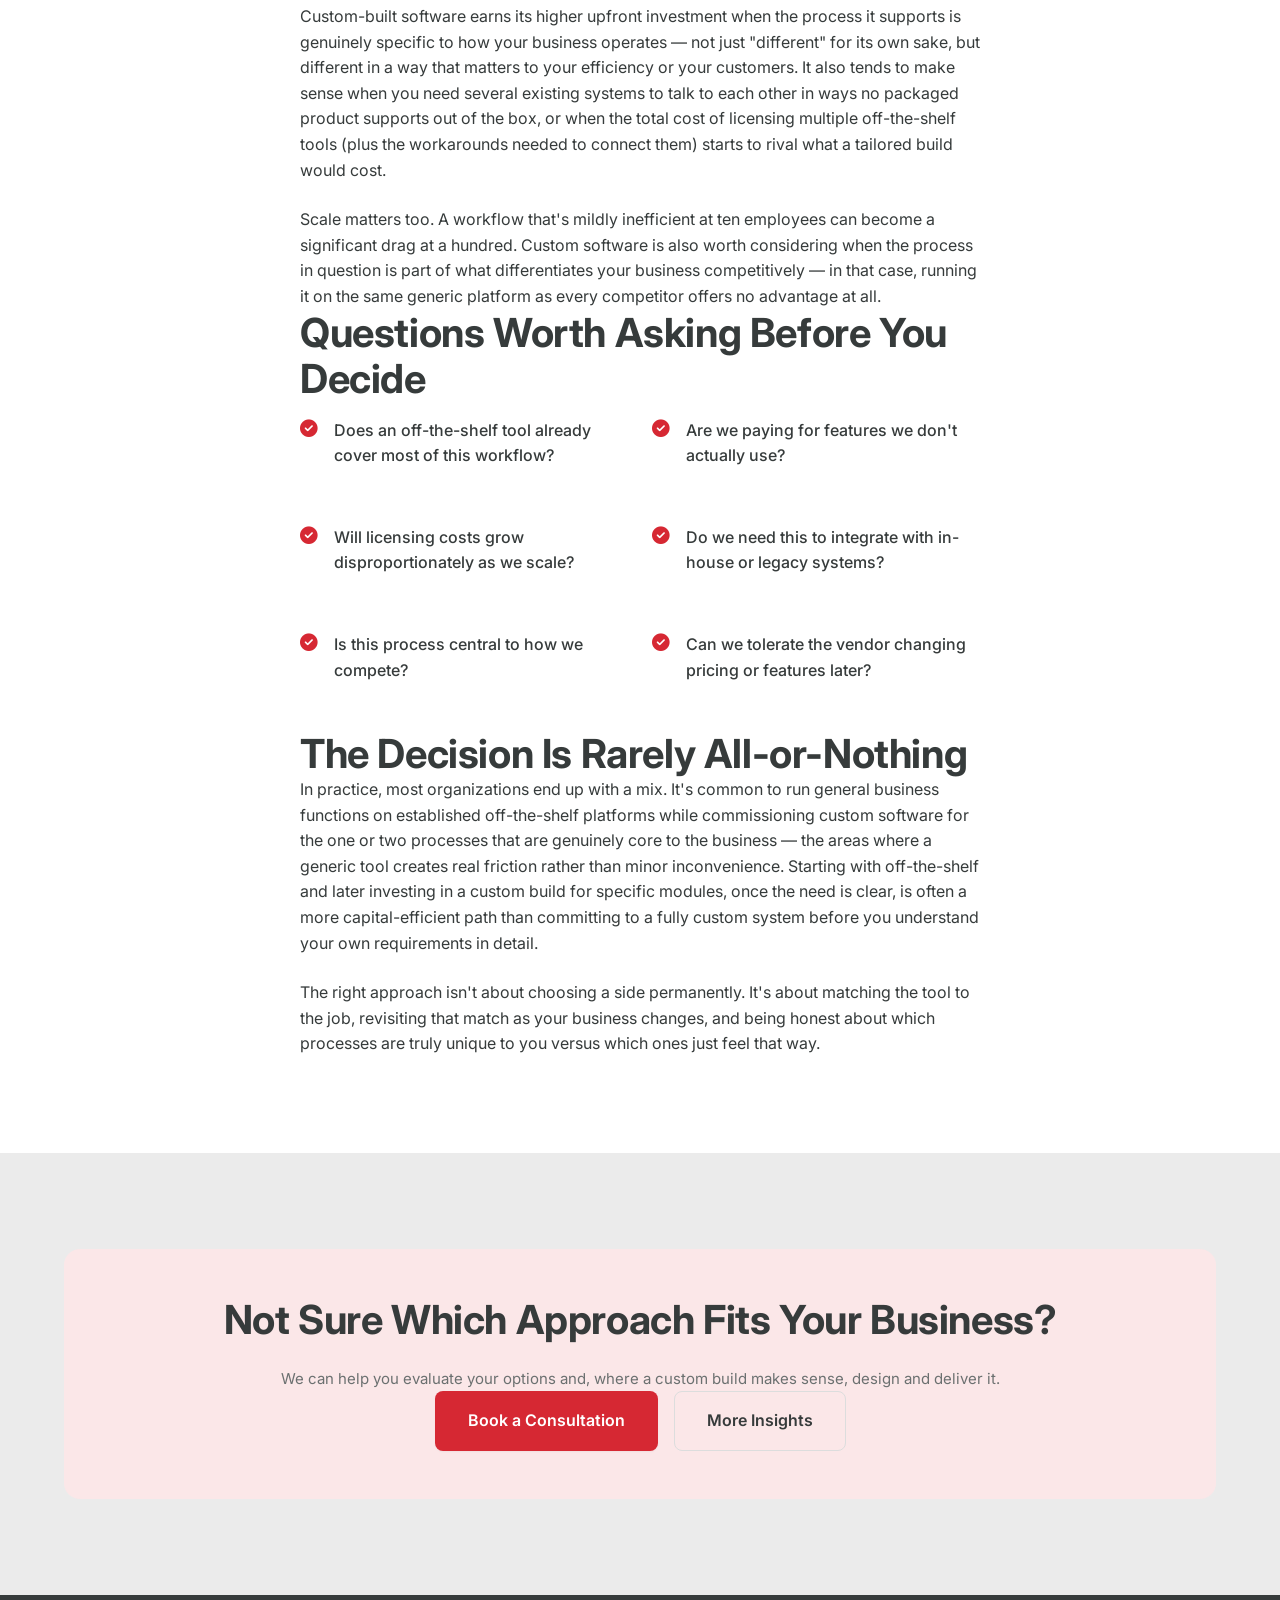
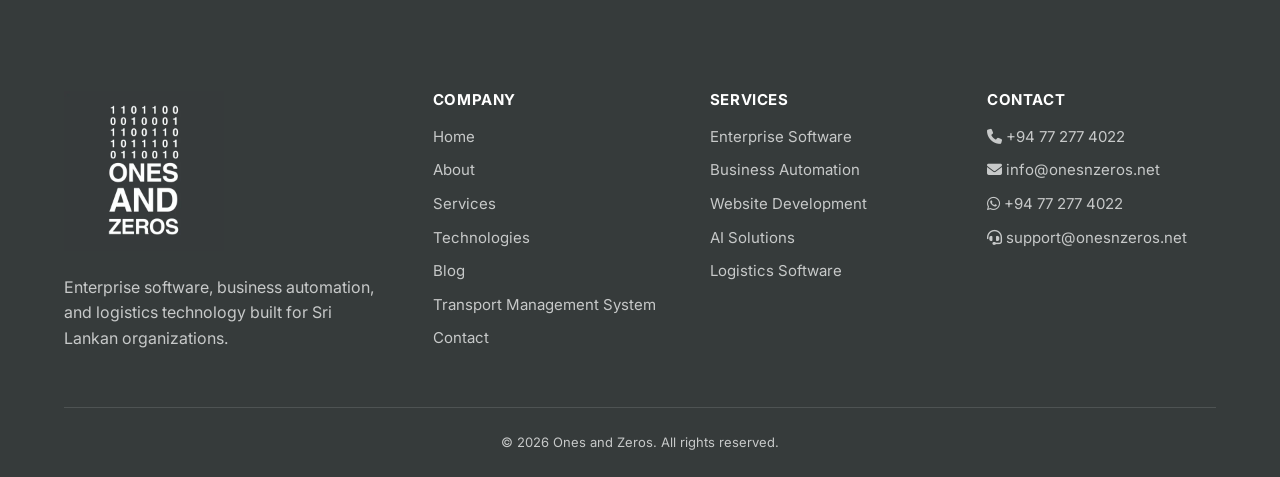
<file: blog/choosing-custom-software-vs-off-the-shelf.html>
<!DOCTYPE html>
<html lang="en-LK">
<head>
  <meta charset="UTF-8">
  <meta name="viewport" content="width=device-width, initial-scale=1.0">
  <title>Custom Software vs. Off-the-Shelf: How to Choose | Ones and Zeros Blog</title>
  <meta name="description" content="A practical framework for deciding when off-the-shelf software is enough and when it's time to commission custom-built enterprise software.">
  <link rel="canonical" href="SITE_URL_PLACEHOLDER/blog/choosing-custom-software-vs-off-the-shelf.html">

  <link rel="icon" type="image/png" sizes="32x32" href="../assets/favicon/favicon-32x32.png">
  <link rel="icon" type="image/png" sizes="16x16" href="../assets/favicon/favicon-16x16.png">
  <link rel="apple-touch-icon" sizes="180x180" href="../assets/favicon/apple-touch-icon.png">
  <link rel="manifest" href="../assets/favicon/site.webmanifest">

  <meta name="geo.region" content="LK-11">
  <meta name="geo.placename" content="Ratmalana, Sri Lanka">
  <meta name="geo.position" content="6.8280;79.9200">
  <meta name="ICBM" content="6.8280, 79.9200">

  <meta property="og:title" content="Custom Software vs. Off-the-Shelf: How to Choose the Right Approach">
  <meta property="og:description" content="A practical framework for deciding when off-the-shelf software is enough and when it's time to commission custom-built enterprise software.">
  <meta property="og:type" content="article">
  <meta property="og:url" content="SITE_URL_PLACEHOLDER/blog/choosing-custom-software-vs-off-the-shelf.html">
  <meta property="og:image" content="SITE_URL_PLACEHOLDER/assets/logo/2.png">
  <meta property="og:site_name" content="Ones and Zeros">
  <meta name="twitter:card" content="summary_large_image">
  <meta name="twitter:title" content="Custom Software vs. Off-the-Shelf: How to Choose the Right Approach">
  <meta name="twitter:description" content="A practical framework for deciding when off-the-shelf software is enough and when it's time to commission custom-built enterprise software.">
  <meta name="twitter:image" content="SITE_URL_PLACEHOLDER/assets/logo/2.png">


  <link rel="preconnect" href="https://fonts.googleapis.com">
  <link rel="preconnect" href="https://fonts.gstatic.com" crossorigin>
  <link rel="preconnect" href="https://cdnjs.cloudflare.com" crossorigin>
  <link href="https://fonts.googleapis.com/css2?family=Inter:wght@400;500;600;700&family=Instrument+Serif:ital@0;1&display=swap" rel="stylesheet">
  <link rel="stylesheet" href="https://cdnjs.cloudflare.com/ajax/libs/font-awesome/6.5.1/css/all.min.css">
  <link rel="stylesheet" href="../css/styles.css">

  <script type="application/ld+json">
  {
    "@context": "https://schema.org",
    "@type": "BlogPosting",
    "headline": "Custom Software vs. Off-the-Shelf: How to Choose the Right Approach",
    "description": "A practical framework for deciding when off-the-shelf software is enough and when it's time to commission custom-built enterprise software.",
    "url": "SITE_URL_PLACEHOLDER/blog/choosing-custom-software-vs-off-the-shelf.html",
    "datePublished": "2026-07-09",
    "dateModified": "2026-07-09",
    "author": {
      "@type": "ProfessionalService",
      "name": "Ones and Zeros"
    },
    "publisher": {
      "@type": "ProfessionalService",
      "name": "Ones and Zeros",
      "logo": {
        "@type": "ImageObject",
        "url": "SITE_URL_PLACEHOLDER/assets/logo/1.png"
      }
    },
    "mainEntityOfPage": {
      "@type": "WebPage",
      "@id": "SITE_URL_PLACEHOLDER/blog/choosing-custom-software-vs-off-the-shelf.html"
    }
  }
  </script>
  <script type="application/ld+json">
  {
    "@context": "https://schema.org",
    "@type": "BreadcrumbList",
    "itemListElement": [
      {
        "@type": "ListItem",
        "position": 1,
        "name": "Home",
        "item": "SITE_URL_PLACEHOLDER/index.html"
      },
      {
        "@type": "ListItem",
        "position": 2,
        "name": "Blog",
        "item": "SITE_URL_PLACEHOLDER/blog/index.html"
      },
      {
        "@type": "ListItem",
        "position": 3,
        "name": "Custom Software vs. Off-the-Shelf: How to Choose the Right Approach",
        "item": "SITE_URL_PLACEHOLDER/blog/choosing-custom-software-vs-off-the-shelf.html"
      }
    ]
  }
  </script>
</head>
<body>

  <header class="site-header" data-header>
    <div class="container nav">
      <a href="../index.html" class="nav-logo"><picture><source srcset="../assets/logo/1.webp" type="image/webp"><img src="../assets/logo/1.png" alt="Ones and Zeros" width="76" height="76"></picture></a>
      <nav class="nav-menu" aria-label="Primary">
        <a href="../index.html" class="nav-link">Home</a>
        <a href="../about.html" class="nav-link">About</a>
        <a href="../services.html" class="nav-link">Services</a>
        <a href="../technologies.html" class="nav-link">Technologies</a>
        <a href="index.html" class="nav-link is-active">Blog</a>
        <a href="../tms.html" class="nav-link">Transport Management System</a>
        <a href="../contact.html" class="nav-link">Contact</a>
      </nav>
      <div class="nav-actions">
        <a href="../contact.html#consultation-form" class="btn btn-primary nav-cta">Book Consultation</a>
        <button class="nav-toggle" type="button" aria-label="Open menu" aria-expanded="false" aria-controls="mobile-menu" data-nav-toggle>
          <i class="fa-solid fa-bars"></i>
        </button>
      </div>
    </div>
    <div class="nav-mobile-panel" id="mobile-menu" data-nav-mobile-panel>
      <a href="../index.html" class="nav-link">Home</a>
      <a href="../about.html" class="nav-link">About</a>
      <a href="../services.html" class="nav-link">Services</a>
      <a href="../technologies.html" class="nav-link">Technologies</a>
      <a href="index.html" class="nav-link is-active">Blog</a>
      <a href="../tms.html" class="nav-link">Transport Management System</a>
      <a href="../contact.html" class="nav-link">Contact</a>
      <a href="../contact.html#consultation-form" class="btn btn-primary">Book Consultation</a>
    </div>
  </header>

  <nav class="breadcrumb" aria-label="Breadcrumb">
    <div class="container">
      <ol>
        <li><a href="../index.html">Home</a></li>
        <li><a href="index.html">Blog</a></li>
        <li aria-current="page">Custom Software vs. Off-the-Shelf</li>
      </ol>
    </div>
  </nav>

  <main>

    <section class="page-hero">
      <div class="container">
        <span class="eyebrow">Software Strategy</span>
        <h1>Custom Software vs. Off-the-Shelf: How to Choose <span class="display-serif">the Right Approach</span></h1>
      </div>
    </section>

    <section class="section">
      <div class="container">
        <div class="prose reveal">
          <p>Almost every growing business eventually faces the same decision: keep running operations on off-the-shelf software, or invest in something built specifically for the way the organization works. Neither option is universally right. The better question is which one fits your business at its current size, complexity, and growth trajectory — and that answer often changes over time.</p>

          <h2>What Off-the-Shelf Software Does Well</h2>
          <p>Packaged software — whether it's a generic accounting tool, a CRM, or an inventory system — exists because most businesses share a large percentage of the same basic needs. That overlap is what makes off-the-shelf tools attractive. They're typically faster to get running, since there's no build phase. The upfront cost is usually lower and more predictable, often a subscription rather than a project budget. The interface has usually been refined across many customers, and updates, security patches, and bug fixes are the vendor's responsibility, not yours.</p>
          <p>For a large share of standard business functions — general bookkeeping, basic scheduling, email marketing — an established off-the-shelf product is often the sensible choice. There's little value in rebuilding a solved problem from scratch.</p>

          <h2>Where Off-the-Shelf Starts to Strain</h2>
          <p>The friction usually shows up gradually, not all at once. A generic tool is built to serve many businesses at once, which means it's designed around common denominators rather than your specific workflow. As your operation grows more particular — a unique approval chain, an industry-specific compliance requirement, a process that gives you a competitive edge — the software increasingly asks you to bend your process to fit the tool, instead of the other way around.</p>
          <p>Licensing structures can also become awkward at scale. Many off-the-shelf products price per user, per module, or per transaction volume, and those costs can grow in ways that feel disconnected from the value you're actually getting as your team expands. Integration is another common pain point: connecting a packaged tool to your other systems is sometimes possible, sometimes bolted on through fragile workarounds, and sometimes not possible at all without vendor cooperation you don't have.</p>

          <h2>When Custom Software Starts to Make Sense</h2>
          <p>Custom-built software earns its higher upfront investment when the process it supports is genuinely specific to how your business operates — not just "different" for its own sake, but different in a way that matters to your efficiency or your customers. It also tends to make sense when you need several existing systems to talk to each other in ways no packaged product supports out of the box, or when the total cost of licensing multiple off-the-shelf tools (plus the workarounds needed to connect them) starts to rival what a tailored build would cost.</p>
          <p>Scale matters too. A workflow that's mildly inefficient at ten employees can become a significant drag at a hundred. Custom software is also worth considering when the process in question is part of what differentiates your business competitively — in that case, running it on the same generic platform as every competitor offers no advantage at all.</p>

          <h2>Questions Worth Asking Before You Decide</h2>
        </div>

        <div class="checklist-grid" style="max-width: 680px; margin: 0 auto var(--space-4);">
          <div class="checklist-item reveal"><i class="fa-solid fa-circle-check"></i><span>Does an off-the-shelf tool already cover most of this workflow?</span></div>
          <div class="checklist-item reveal reveal-delay-1"><i class="fa-solid fa-circle-check"></i><span>Are we paying for features we don't actually use?</span></div>
          <div class="checklist-item reveal reveal-delay-2"><i class="fa-solid fa-circle-check"></i><span>Will licensing costs grow disproportionately as we scale?</span></div>
          <div class="checklist-item reveal"><i class="fa-solid fa-circle-check"></i><span>Do we need this to integrate with in-house or legacy systems?</span></div>
          <div class="checklist-item reveal reveal-delay-1"><i class="fa-solid fa-circle-check"></i><span>Is this process central to how we compete?</span></div>
          <div class="checklist-item reveal reveal-delay-2"><i class="fa-solid fa-circle-check"></i><span>Can we tolerate the vendor changing pricing or features later?</span></div>
        </div>

        <div class="prose reveal">
          <h2>The Decision Is Rarely All-or-Nothing</h2>
          <p>In practice, most organizations end up with a mix. It's common to run general business functions on established off-the-shelf platforms while commissioning custom software for the one or two processes that are genuinely core to the business — the areas where a generic tool creates real friction rather than minor inconvenience. Starting with off-the-shelf and later investing in a custom build for specific modules, once the need is clear, is often a more capital-efficient path than committing to a fully custom system before you understand your own requirements in detail.</p>
          <p>The right approach isn't about choosing a side permanently. It's about matching the tool to the job, revisiting that match as your business changes, and being honest about which processes are truly unique to you versus which ones just feel that way.</p>
        </div>
      </div>
    </section>

    <section class="section section--alt">
      <div class="container">
        <div class="cta-banner reveal">
          <h2>Not Sure Which Approach Fits Your Business?</h2>
          <p style="color: var(--color-ink-soft); font-size: 0.9375rem;">We can help you evaluate your options and, where a custom build makes sense, design and deliver it.</p>
          <div class="btn-group">
            <a href="../contact.html#consultation-form" class="btn btn-primary btn-lg">Book a Consultation</a>
            <a href="index.html" class="btn btn-secondary btn-lg">More Insights</a>
          </div>
        </div>
      </div>
    </section>

  </main>

  <footer class="site-footer">
    <div class="container">
      <div class="footer-grid">
        <div class="footer-col footer-brand">
          <picture><source srcset="../assets/logo/2.webp" type="image/webp"><img src="../assets/logo/2.png" alt="Ones and Zeros" width="160" height="160"></picture>
          <p>Enterprise software, business automation, and logistics technology built for Sri Lankan organizations.</p>
        </div>
        <div class="footer-col">
          <h4>Company</h4>
          <ul>
            <li><a href="../index.html">Home</a></li>
            <li><a href="../about.html">About</a></li>
            <li><a href="../services.html">Services</a></li>
            <li><a href="../technologies.html">Technologies</a></li>
            <li><a href="index.html">Blog</a></li>
            <li><a href="../tms.html">Transport Management System</a></li>
            <li><a href="../contact.html">Contact</a></li>
          </ul>
        </div>
        <div class="footer-col">
          <h4>Services</h4>
          <ul>
            <li><a href="../services.html#custom-enterprise-software">Enterprise Software</a></li>
            <li><a href="../services.html#business-automation">Business Automation</a></li>
            <li><a href="../services.html#corporate-website-development">Website Development</a></li>
            <li><a href="../services.html#ai-powered-solutions">AI Solutions</a></li>
            <li><a href="../services.html#logistics-fleet-solutions">Logistics Software</a></li>
          </ul>
        </div>
        <div class="footer-col">
          <h4>Contact</h4>
          <ul>
            <li><a href="tel:+94772774022"><i class="fa-solid fa-phone"></i> +94 77 277 4022</a></li>
            <li><a href="mailto:info@onesnzeros.net"><i class="fa-solid fa-envelope"></i> info@onesnzeros.net</a></li>
            <li><a href="https://wa.me/94772774022"><i class="fa-brands fa-whatsapp"></i> +94 77 277 4022</a></li>
            <li><a href="mailto:support@onesnzeros.net"><i class="fa-solid fa-headset"></i> support@onesnzeros.net</a></li>
          </ul>
        </div>
      </div>
      <div class="footer-bottom">
        <p>&copy; 2026 Ones and Zeros. All rights reserved.</p>
      </div>
    </div>
  </footer>

  <script src="../js/main.js" defer></script>
</body>
</html>
</file>
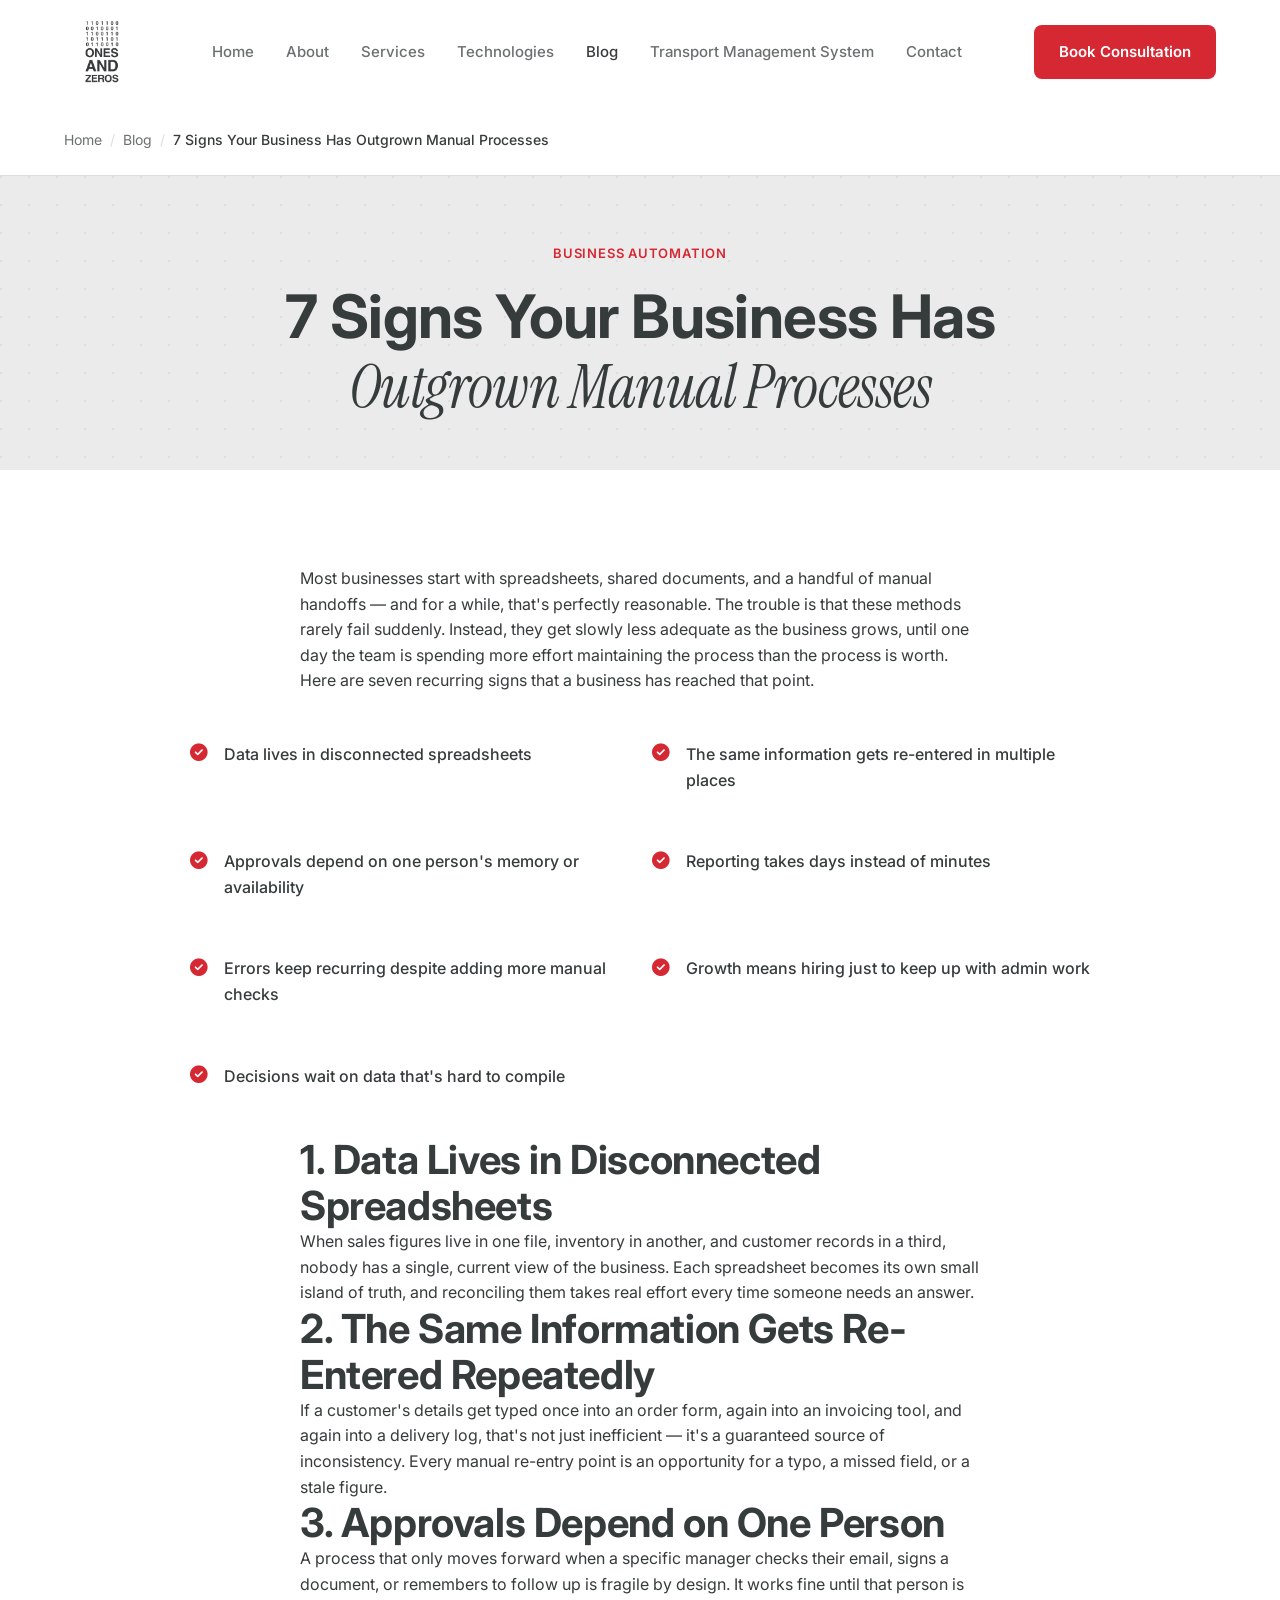
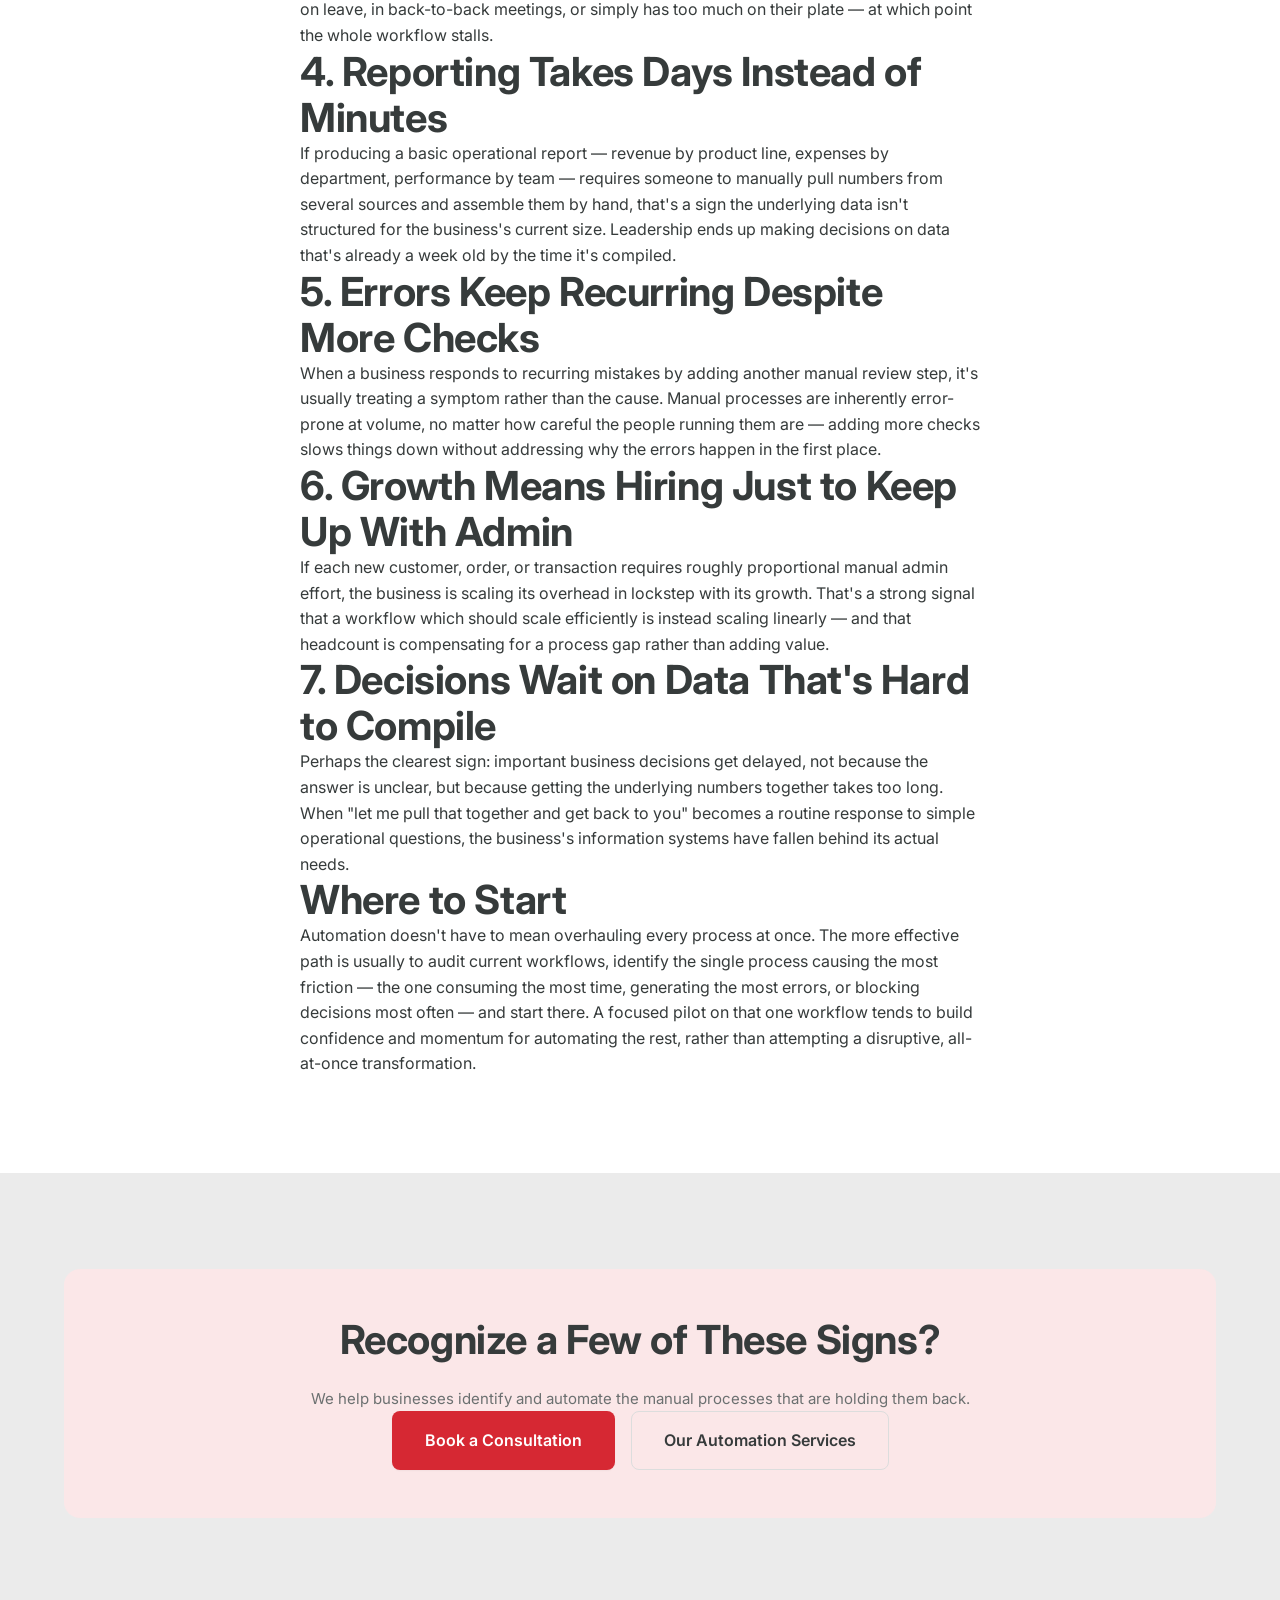
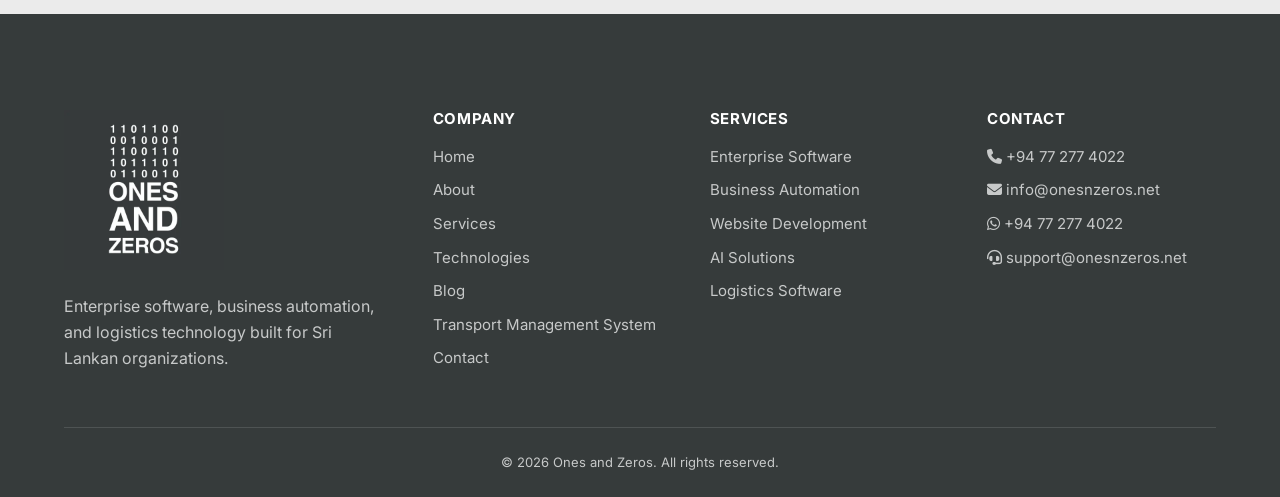
<file: blog/signs-your-business-needs-business-automation.html>
<!DOCTYPE html>
<html lang="en-LK">
<head>
  <meta charset="UTF-8">
  <meta name="viewport" content="width=device-width, initial-scale=1.0">
  <title>7 Signs Your Business Has Outgrown Manual Processes | Ones and Zeros Blog</title>
  <meta name="description" content="Common warning signs that spreadsheets and manual handoffs are quietly limiting how fast your business can grow, and how to start fixing them.">
  <link rel="canonical" href="SITE_URL_PLACEHOLDER/blog/signs-your-business-needs-business-automation.html">

  <link rel="icon" type="image/png" sizes="32x32" href="../assets/favicon/favicon-32x32.png">
  <link rel="icon" type="image/png" sizes="16x16" href="../assets/favicon/favicon-16x16.png">
  <link rel="apple-touch-icon" sizes="180x180" href="../assets/favicon/apple-touch-icon.png">
  <link rel="manifest" href="../assets/favicon/site.webmanifest">

  <meta name="geo.region" content="LK-11">
  <meta name="geo.placename" content="Ratmalana, Sri Lanka">
  <meta name="geo.position" content="6.8280;79.9200">
  <meta name="ICBM" content="6.8280, 79.9200">

  <meta property="og:title" content="7 Signs Your Business Has Outgrown Manual Processes">
  <meta property="og:description" content="Common warning signs that spreadsheets and manual handoffs are quietly limiting how fast your business can grow, and how to start fixing them.">
  <meta property="og:type" content="article">
  <meta property="og:url" content="SITE_URL_PLACEHOLDER/blog/signs-your-business-needs-business-automation.html">
  <meta property="og:image" content="SITE_URL_PLACEHOLDER/assets/logo/2.png">
  <meta property="og:site_name" content="Ones and Zeros">
  <meta name="twitter:card" content="summary_large_image">
  <meta name="twitter:title" content="7 Signs Your Business Has Outgrown Manual Processes">
  <meta name="twitter:description" content="Common warning signs that spreadsheets and manual handoffs are quietly limiting how fast your business can grow, and how to start fixing them.">
  <meta name="twitter:image" content="SITE_URL_PLACEHOLDER/assets/logo/2.png">


  <link rel="preconnect" href="https://fonts.googleapis.com">
  <link rel="preconnect" href="https://fonts.gstatic.com" crossorigin>
  <link rel="preconnect" href="https://cdnjs.cloudflare.com" crossorigin>
  <link href="https://fonts.googleapis.com/css2?family=Inter:wght@400;500;600;700&family=Instrument+Serif:ital@0;1&display=swap" rel="stylesheet">
  <link rel="stylesheet" href="https://cdnjs.cloudflare.com/ajax/libs/font-awesome/6.5.1/css/all.min.css">
  <link rel="stylesheet" href="../css/styles.css">

  <script type="application/ld+json">
  {
    "@context": "https://schema.org",
    "@type": "BlogPosting",
    "headline": "7 Signs Your Business Has Outgrown Manual Processes",
    "description": "Common warning signs that spreadsheets and manual handoffs are quietly limiting how fast your business can grow, and how to start fixing them.",
    "url": "SITE_URL_PLACEHOLDER/blog/signs-your-business-needs-business-automation.html",
    "datePublished": "2026-07-09",
    "dateModified": "2026-07-09",
    "author": {
      "@type": "ProfessionalService",
      "name": "Ones and Zeros"
    },
    "publisher": {
      "@type": "ProfessionalService",
      "name": "Ones and Zeros",
      "logo": {
        "@type": "ImageObject",
        "url": "SITE_URL_PLACEHOLDER/assets/logo/1.png"
      }
    },
    "mainEntityOfPage": {
      "@type": "WebPage",
      "@id": "SITE_URL_PLACEHOLDER/blog/signs-your-business-needs-business-automation.html"
    }
  }
  </script>
  <script type="application/ld+json">
  {
    "@context": "https://schema.org",
    "@type": "BreadcrumbList",
    "itemListElement": [
      {
        "@type": "ListItem",
        "position": 1,
        "name": "Home",
        "item": "SITE_URL_PLACEHOLDER/index.html"
      },
      {
        "@type": "ListItem",
        "position": 2,
        "name": "Blog",
        "item": "SITE_URL_PLACEHOLDER/blog/index.html"
      },
      {
        "@type": "ListItem",
        "position": 3,
        "name": "7 Signs Your Business Has Outgrown Manual Processes",
        "item": "SITE_URL_PLACEHOLDER/blog/signs-your-business-needs-business-automation.html"
      }
    ]
  }
  </script>
</head>
<body>

  <header class="site-header" data-header>
    <div class="container nav">
      <a href="../index.html" class="nav-logo"><picture><source srcset="../assets/logo/1.webp" type="image/webp"><img src="../assets/logo/1.png" alt="Ones and Zeros" width="76" height="76"></picture></a>
      <nav class="nav-menu" aria-label="Primary">
        <a href="../index.html" class="nav-link">Home</a>
        <a href="../about.html" class="nav-link">About</a>
        <a href="../services.html" class="nav-link">Services</a>
        <a href="../technologies.html" class="nav-link">Technologies</a>
        <a href="index.html" class="nav-link is-active">Blog</a>
        <a href="../tms.html" class="nav-link">Transport Management System</a>
        <a href="../contact.html" class="nav-link">Contact</a>
      </nav>
      <div class="nav-actions">
        <a href="../contact.html#consultation-form" class="btn btn-primary nav-cta">Book Consultation</a>
        <button class="nav-toggle" type="button" aria-label="Open menu" aria-expanded="false" aria-controls="mobile-menu" data-nav-toggle>
          <i class="fa-solid fa-bars"></i>
        </button>
      </div>
    </div>
    <div class="nav-mobile-panel" id="mobile-menu" data-nav-mobile-panel>
      <a href="../index.html" class="nav-link">Home</a>
      <a href="../about.html" class="nav-link">About</a>
      <a href="../services.html" class="nav-link">Services</a>
      <a href="../technologies.html" class="nav-link">Technologies</a>
      <a href="index.html" class="nav-link is-active">Blog</a>
      <a href="../tms.html" class="nav-link">Transport Management System</a>
      <a href="../contact.html" class="nav-link">Contact</a>
      <a href="../contact.html#consultation-form" class="btn btn-primary">Book Consultation</a>
    </div>
  </header>

  <nav class="breadcrumb" aria-label="Breadcrumb">
    <div class="container">
      <ol>
        <li><a href="../index.html">Home</a></li>
        <li><a href="index.html">Blog</a></li>
        <li aria-current="page">7 Signs Your Business Has Outgrown Manual Processes</li>
      </ol>
    </div>
  </nav>

  <main>

    <section class="page-hero">
      <div class="container">
        <span class="eyebrow">Business Automation</span>
        <h1>7 Signs Your Business Has <span class="display-serif">Outgrown Manual Processes</span></h1>
      </div>
    </section>

    <section class="section">
      <div class="container">
        <div class="prose reveal">
          <p>Most businesses start with spreadsheets, shared documents, and a handful of manual handoffs — and for a while, that's perfectly reasonable. The trouble is that these methods rarely fail suddenly. Instead, they get slowly less adequate as the business grows, until one day the team is spending more effort maintaining the process than the process is worth. Here are seven recurring signs that a business has reached that point.</p>
        </div>

        <div class="checklist-grid" style="max-width: 900px; margin: var(--space-4) auto;">
          <div class="checklist-item reveal"><i class="fa-solid fa-circle-check"></i><span>Data lives in disconnected spreadsheets</span></div>
          <div class="checklist-item reveal reveal-delay-1"><i class="fa-solid fa-circle-check"></i><span>The same information gets re-entered in multiple places</span></div>
          <div class="checklist-item reveal reveal-delay-2"><i class="fa-solid fa-circle-check"></i><span>Approvals depend on one person's memory or availability</span></div>
          <div class="checklist-item reveal"><i class="fa-solid fa-circle-check"></i><span>Reporting takes days instead of minutes</span></div>
          <div class="checklist-item reveal reveal-delay-1"><i class="fa-solid fa-circle-check"></i><span>Errors keep recurring despite adding more manual checks</span></div>
          <div class="checklist-item reveal reveal-delay-2"><i class="fa-solid fa-circle-check"></i><span>Growth means hiring just to keep up with admin work</span></div>
          <div class="checklist-item reveal"><i class="fa-solid fa-circle-check"></i><span>Decisions wait on data that's hard to compile</span></div>
        </div>

        <div class="prose reveal">
          <h2>1. Data Lives in Disconnected Spreadsheets</h2>
          <p>When sales figures live in one file, inventory in another, and customer records in a third, nobody has a single, current view of the business. Each spreadsheet becomes its own small island of truth, and reconciling them takes real effort every time someone needs an answer.</p>

          <h2>2. The Same Information Gets Re-Entered Repeatedly</h2>
          <p>If a customer's details get typed once into an order form, again into an invoicing tool, and again into a delivery log, that's not just inefficient — it's a guaranteed source of inconsistency. Every manual re-entry point is an opportunity for a typo, a missed field, or a stale figure.</p>

          <h2>3. Approvals Depend on One Person</h2>
          <p>A process that only moves forward when a specific manager checks their email, signs a document, or remembers to follow up is fragile by design. It works fine until that person is on leave, in back-to-back meetings, or simply has too much on their plate — at which point the whole workflow stalls.</p>

          <h2>4. Reporting Takes Days Instead of Minutes</h2>
          <p>If producing a basic operational report — revenue by product line, expenses by department, performance by team — requires someone to manually pull numbers from several sources and assemble them by hand, that's a sign the underlying data isn't structured for the business's current size. Leadership ends up making decisions on data that's already a week old by the time it's compiled.</p>

          <h2>5. Errors Keep Recurring Despite More Checks</h2>
          <p>When a business responds to recurring mistakes by adding another manual review step, it's usually treating a symptom rather than the cause. Manual processes are inherently error-prone at volume, no matter how careful the people running them are — adding more checks slows things down without addressing why the errors happen in the first place.</p>

          <h2>6. Growth Means Hiring Just to Keep Up With Admin</h2>
          <p>If each new customer, order, or transaction requires roughly proportional manual admin effort, the business is scaling its overhead in lockstep with its growth. That's a strong signal that a workflow which should scale efficiently is instead scaling linearly — and that headcount is compensating for a process gap rather than adding value.</p>

          <h2>7. Decisions Wait on Data That's Hard to Compile</h2>
          <p>Perhaps the clearest sign: important business decisions get delayed, not because the answer is unclear, but because getting the underlying numbers together takes too long. When "let me pull that together and get back to you" becomes a routine response to simple operational questions, the business's information systems have fallen behind its actual needs.</p>

          <h2>Where to Start</h2>
          <p>Automation doesn't have to mean overhauling every process at once. The more effective path is usually to audit current workflows, identify the single process causing the most friction — the one consuming the most time, generating the most errors, or blocking decisions most often — and start there. A focused pilot on that one workflow tends to build confidence and momentum for automating the rest, rather than attempting a disruptive, all-at-once transformation.</p>
        </div>
      </div>
    </section>

    <section class="section section--alt">
      <div class="container">
        <div class="cta-banner reveal">
          <h2>Recognize a Few of These Signs?</h2>
          <p style="color: var(--color-ink-soft); font-size: 0.9375rem;">We help businesses identify and automate the manual processes that are holding them back.</p>
          <div class="btn-group">
            <a href="../contact.html#consultation-form" class="btn btn-primary btn-lg">Book a Consultation</a>
            <a href="../services.html#business-automation" class="btn btn-secondary btn-lg">Our Automation Services</a>
          </div>
        </div>
      </div>
    </section>

  </main>

  <footer class="site-footer">
    <div class="container">
      <div class="footer-grid">
        <div class="footer-col footer-brand">
          <picture><source srcset="../assets/logo/2.webp" type="image/webp"><img src="../assets/logo/2.png" alt="Ones and Zeros" width="160" height="160"></picture>
          <p>Enterprise software, business automation, and logistics technology built for Sri Lankan organizations.</p>
        </div>
        <div class="footer-col">
          <h4>Company</h4>
          <ul>
            <li><a href="../index.html">Home</a></li>
            <li><a href="../about.html">About</a></li>
            <li><a href="../services.html">Services</a></li>
            <li><a href="../technologies.html">Technologies</a></li>
            <li><a href="index.html">Blog</a></li>
            <li><a href="../tms.html">Transport Management System</a></li>
            <li><a href="../contact.html">Contact</a></li>
          </ul>
        </div>
        <div class="footer-col">
          <h4>Services</h4>
          <ul>
            <li><a href="../services.html#custom-enterprise-software">Enterprise Software</a></li>
            <li><a href="../services.html#business-automation">Business Automation</a></li>
            <li><a href="../services.html#corporate-website-development">Website Development</a></li>
            <li><a href="../services.html#ai-powered-solutions">AI Solutions</a></li>
            <li><a href="../services.html#logistics-fleet-solutions">Logistics Software</a></li>
          </ul>
        </div>
        <div class="footer-col">
          <h4>Contact</h4>
          <ul>
            <li><a href="tel:+94772774022"><i class="fa-solid fa-phone"></i> +94 77 277 4022</a></li>
            <li><a href="mailto:info@onesnzeros.net"><i class="fa-solid fa-envelope"></i> info@onesnzeros.net</a></li>
            <li><a href="https://wa.me/94772774022"><i class="fa-brands fa-whatsapp"></i> +94 77 277 4022</a></li>
            <li><a href="mailto:support@onesnzeros.net"><i class="fa-solid fa-headset"></i> support@onesnzeros.net</a></li>
          </ul>
        </div>
      </div>
      <div class="footer-bottom">
        <p>&copy; 2026 Ones and Zeros. All rights reserved.</p>
      </div>
    </div>
  </footer>

  <script src="../js/main.js" defer></script>
</body>
</html>
</file>
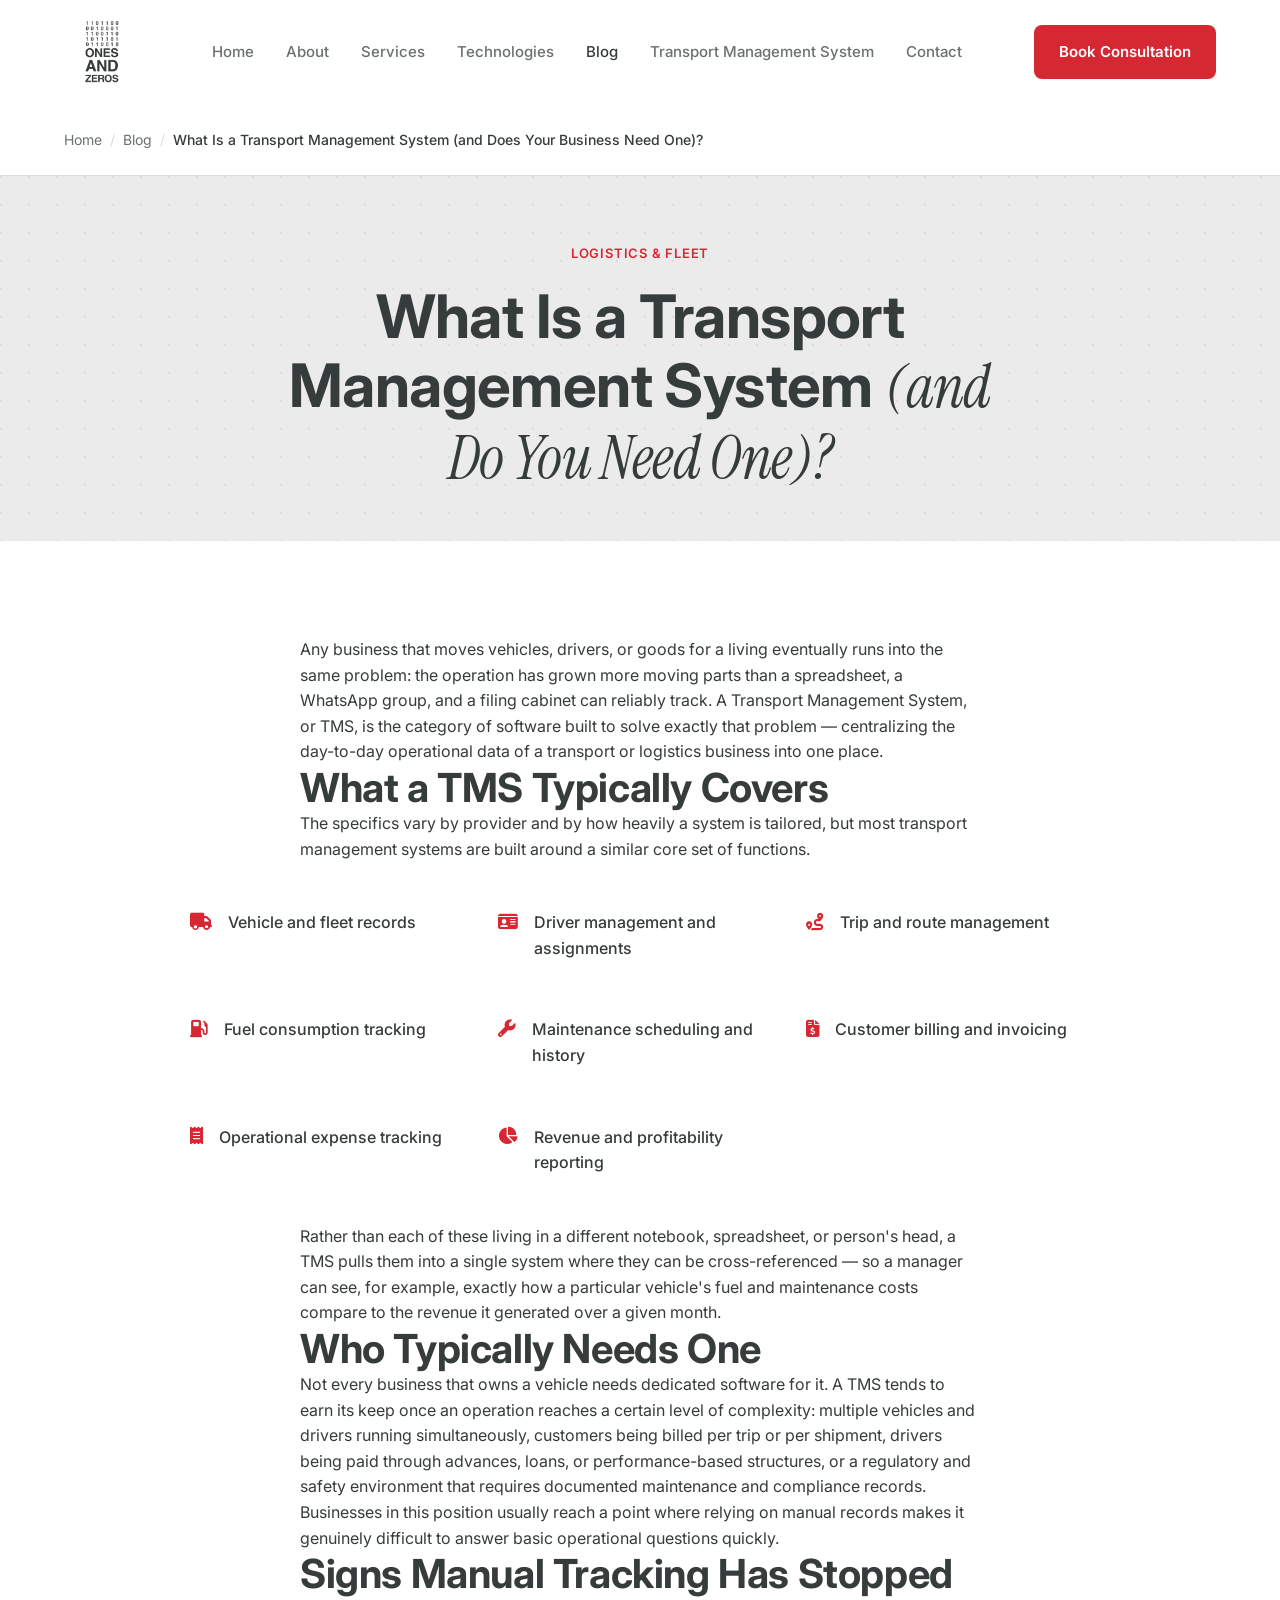
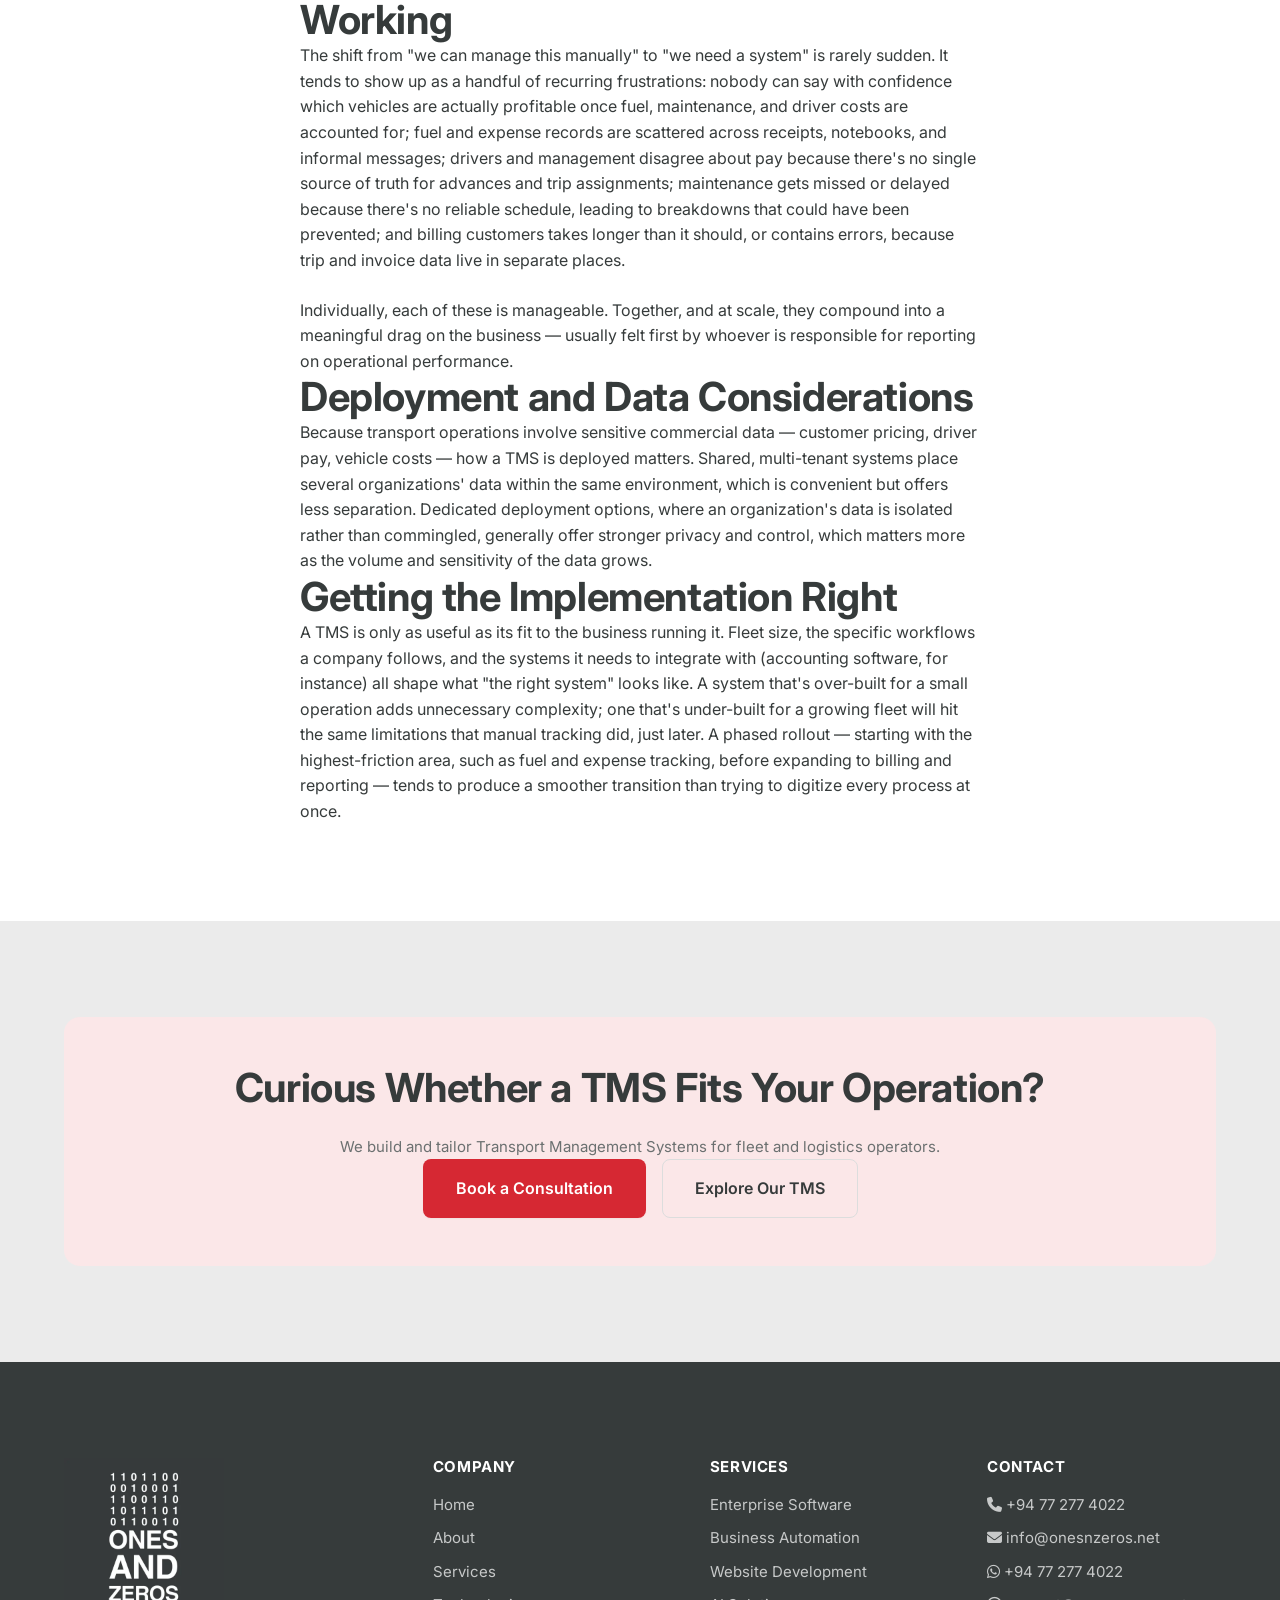
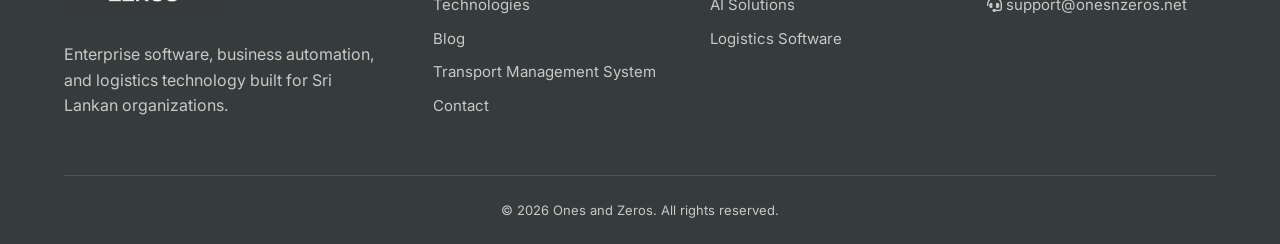
<file: blog/what-is-a-transport-management-system.html>
<!DOCTYPE html>
<html lang="en-LK">
<head>
  <meta charset="UTF-8">
  <meta name="viewport" content="width=device-width, initial-scale=1.0">
  <title>What Is a Transport Management System (and Does Your Business Need One)? | Ones and Zeros Blog</title>
  <meta name="description" content="What a Transport Management System typically covers, who tends to need one, and the signs that manual fleet tracking has stopped working.">
  <link rel="canonical" href="SITE_URL_PLACEHOLDER/blog/what-is-a-transport-management-system.html">

  <link rel="icon" type="image/png" sizes="32x32" href="../assets/favicon/favicon-32x32.png">
  <link rel="icon" type="image/png" sizes="16x16" href="../assets/favicon/favicon-16x16.png">
  <link rel="apple-touch-icon" sizes="180x180" href="../assets/favicon/apple-touch-icon.png">
  <link rel="manifest" href="../assets/favicon/site.webmanifest">

  <meta name="geo.region" content="LK-11">
  <meta name="geo.placename" content="Ratmalana, Sri Lanka">
  <meta name="geo.position" content="6.8280;79.9200">
  <meta name="ICBM" content="6.8280, 79.9200">

  <meta property="og:title" content="What Is a Transport Management System (and Does Your Business Need One)?">
  <meta property="og:description" content="What a Transport Management System typically covers, who tends to need one, and the signs that manual fleet tracking has stopped working.">
  <meta property="og:type" content="article">
  <meta property="og:url" content="SITE_URL_PLACEHOLDER/blog/what-is-a-transport-management-system.html">
  <meta property="og:image" content="SITE_URL_PLACEHOLDER/assets/logo/2.png">
  <meta property="og:site_name" content="Ones and Zeros">
  <meta name="twitter:card" content="summary_large_image">
  <meta name="twitter:title" content="What Is a Transport Management System (and Does Your Business Need One)?">
  <meta name="twitter:description" content="What a Transport Management System typically covers, who tends to need one, and the signs that manual fleet tracking has stopped working.">
  <meta name="twitter:image" content="SITE_URL_PLACEHOLDER/assets/logo/2.png">


  <link rel="preconnect" href="https://fonts.googleapis.com">
  <link rel="preconnect" href="https://fonts.gstatic.com" crossorigin>
  <link rel="preconnect" href="https://cdnjs.cloudflare.com" crossorigin>
  <link href="https://fonts.googleapis.com/css2?family=Inter:wght@400;500;600;700&family=Instrument+Serif:ital@0;1&display=swap" rel="stylesheet">
  <link rel="stylesheet" href="https://cdnjs.cloudflare.com/ajax/libs/font-awesome/6.5.1/css/all.min.css">
  <link rel="stylesheet" href="../css/styles.css">

  <script type="application/ld+json">
  {
    "@context": "https://schema.org",
    "@type": "BlogPosting",
    "headline": "What Is a Transport Management System (and Does Your Business Need One)?",
    "description": "What a Transport Management System typically covers, who tends to need one, and the signs that manual fleet tracking has stopped working.",
    "url": "SITE_URL_PLACEHOLDER/blog/what-is-a-transport-management-system.html",
    "datePublished": "2026-07-09",
    "dateModified": "2026-07-09",
    "author": {
      "@type": "ProfessionalService",
      "name": "Ones and Zeros"
    },
    "publisher": {
      "@type": "ProfessionalService",
      "name": "Ones and Zeros",
      "logo": {
        "@type": "ImageObject",
        "url": "SITE_URL_PLACEHOLDER/assets/logo/1.png"
      }
    },
    "mainEntityOfPage": {
      "@type": "WebPage",
      "@id": "SITE_URL_PLACEHOLDER/blog/what-is-a-transport-management-system.html"
    }
  }
  </script>
  <script type="application/ld+json">
  {
    "@context": "https://schema.org",
    "@type": "BreadcrumbList",
    "itemListElement": [
      {
        "@type": "ListItem",
        "position": 1,
        "name": "Home",
        "item": "SITE_URL_PLACEHOLDER/index.html"
      },
      {
        "@type": "ListItem",
        "position": 2,
        "name": "Blog",
        "item": "SITE_URL_PLACEHOLDER/blog/index.html"
      },
      {
        "@type": "ListItem",
        "position": 3,
        "name": "What Is a Transport Management System (and Does Your Business Need One)?",
        "item": "SITE_URL_PLACEHOLDER/blog/what-is-a-transport-management-system.html"
      }
    ]
  }
  </script>
</head>
<body>

  <header class="site-header" data-header>
    <div class="container nav">
      <a href="../index.html" class="nav-logo"><picture><source srcset="../assets/logo/1.webp" type="image/webp"><img src="../assets/logo/1.png" alt="Ones and Zeros" width="76" height="76"></picture></a>
      <nav class="nav-menu" aria-label="Primary">
        <a href="../index.html" class="nav-link">Home</a>
        <a href="../about.html" class="nav-link">About</a>
        <a href="../services.html" class="nav-link">Services</a>
        <a href="../technologies.html" class="nav-link">Technologies</a>
        <a href="index.html" class="nav-link is-active">Blog</a>
        <a href="../tms.html" class="nav-link">Transport Management System</a>
        <a href="../contact.html" class="nav-link">Contact</a>
      </nav>
      <div class="nav-actions">
        <a href="../contact.html#consultation-form" class="btn btn-primary nav-cta">Book Consultation</a>
        <button class="nav-toggle" type="button" aria-label="Open menu" aria-expanded="false" aria-controls="mobile-menu" data-nav-toggle>
          <i class="fa-solid fa-bars"></i>
        </button>
      </div>
    </div>
    <div class="nav-mobile-panel" id="mobile-menu" data-nav-mobile-panel>
      <a href="../index.html" class="nav-link">Home</a>
      <a href="../about.html" class="nav-link">About</a>
      <a href="../services.html" class="nav-link">Services</a>
      <a href="../technologies.html" class="nav-link">Technologies</a>
      <a href="index.html" class="nav-link is-active">Blog</a>
      <a href="../tms.html" class="nav-link">Transport Management System</a>
      <a href="../contact.html" class="nav-link">Contact</a>
      <a href="../contact.html#consultation-form" class="btn btn-primary">Book Consultation</a>
    </div>
  </header>

  <nav class="breadcrumb" aria-label="Breadcrumb">
    <div class="container">
      <ol>
        <li><a href="../index.html">Home</a></li>
        <li><a href="index.html">Blog</a></li>
        <li aria-current="page">What Is a Transport Management System (and Does Your Business Need One)?</li>
      </ol>
    </div>
  </nav>

  <main>

    <section class="page-hero">
      <div class="container">
        <span class="eyebrow">Logistics &amp; Fleet</span>
        <h1>What Is a Transport Management System <span class="display-serif">(and Do You Need One)?</span></h1>
      </div>
    </section>

    <section class="section">
      <div class="container">
        <div class="prose reveal">
          <p>Any business that moves vehicles, drivers, or goods for a living eventually runs into the same problem: the operation has grown more moving parts than a spreadsheet, a WhatsApp group, and a filing cabinet can reliably track. A Transport Management System, or TMS, is the category of software built to solve exactly that problem — centralizing the day-to-day operational data of a transport or logistics business into one place.</p>

          <h2>What a TMS Typically Covers</h2>
          <p>The specifics vary by provider and by how heavily a system is tailored, but most transport management systems are built around a similar core set of functions.</p>
        </div>

        <div class="feature-grid" style="max-width: 900px; margin: var(--space-4) auto;">
          <div class="feature-item reveal"><i class="fa-solid fa-truck"></i><span>Vehicle and fleet records</span></div>
          <div class="feature-item reveal reveal-delay-1"><i class="fa-solid fa-id-card"></i><span>Driver management and assignments</span></div>
          <div class="feature-item reveal reveal-delay-2"><i class="fa-solid fa-route"></i><span>Trip and route management</span></div>
          <div class="feature-item reveal"><i class="fa-solid fa-gas-pump"></i><span>Fuel consumption tracking</span></div>
          <div class="feature-item reveal reveal-delay-1"><i class="fa-solid fa-wrench"></i><span>Maintenance scheduling and history</span></div>
          <div class="feature-item reveal reveal-delay-2"><i class="fa-solid fa-file-invoice-dollar"></i><span>Customer billing and invoicing</span></div>
          <div class="feature-item reveal"><i class="fa-solid fa-receipt"></i><span>Operational expense tracking</span></div>
          <div class="feature-item reveal reveal-delay-1"><i class="fa-solid fa-chart-pie"></i><span>Revenue and profitability reporting</span></div>
        </div>

        <div class="prose reveal">
          <p>Rather than each of these living in a different notebook, spreadsheet, or person's head, a TMS pulls them into a single system where they can be cross-referenced — so a manager can see, for example, exactly how a particular vehicle's fuel and maintenance costs compare to the revenue it generated over a given month.</p>

          <h2>Who Typically Needs One</h2>
          <p>Not every business that owns a vehicle needs dedicated software for it. A TMS tends to earn its keep once an operation reaches a certain level of complexity: multiple vehicles and drivers running simultaneously, customers being billed per trip or per shipment, drivers being paid through advances, loans, or performance-based structures, or a regulatory and safety environment that requires documented maintenance and compliance records. Businesses in this position usually reach a point where relying on manual records makes it genuinely difficult to answer basic operational questions quickly.</p>

          <h2>Signs Manual Tracking Has Stopped Working</h2>
          <p>The shift from "we can manage this manually" to "we need a system" is rarely sudden. It tends to show up as a handful of recurring frustrations: nobody can say with confidence which vehicles are actually profitable once fuel, maintenance, and driver costs are accounted for; fuel and expense records are scattered across receipts, notebooks, and informal messages; drivers and management disagree about pay because there's no single source of truth for advances and trip assignments; maintenance gets missed or delayed because there's no reliable schedule, leading to breakdowns that could have been prevented; and billing customers takes longer than it should, or contains errors, because trip and invoice data live in separate places.</p>
          <p>Individually, each of these is manageable. Together, and at scale, they compound into a meaningful drag on the business — usually felt first by whoever is responsible for reporting on operational performance.</p>

          <h2>Deployment and Data Considerations</h2>
          <p>Because transport operations involve sensitive commercial data — customer pricing, driver pay, vehicle costs — how a TMS is deployed matters. Shared, multi-tenant systems place several organizations' data within the same environment, which is convenient but offers less separation. Dedicated deployment options, where an organization's data is isolated rather than commingled, generally offer stronger privacy and control, which matters more as the volume and sensitivity of the data grows.</p>

          <h2>Getting the Implementation Right</h2>
          <p>A TMS is only as useful as its fit to the business running it. Fleet size, the specific workflows a company follows, and the systems it needs to integrate with (accounting software, for instance) all shape what "the right system" looks like. A system that's over-built for a small operation adds unnecessary complexity; one that's under-built for a growing fleet will hit the same limitations that manual tracking did, just later. A phased rollout — starting with the highest-friction area, such as fuel and expense tracking, before expanding to billing and reporting — tends to produce a smoother transition than trying to digitize every process at once.</p>
        </div>
      </div>
    </section>

    <section class="section section--alt">
      <div class="container">
        <div class="cta-banner reveal">
          <h2>Curious Whether a TMS Fits Your Operation?</h2>
          <p style="color: var(--color-ink-soft); font-size: 0.9375rem;">We build and tailor Transport Management Systems for fleet and logistics operators.</p>
          <div class="btn-group">
            <a href="../contact.html#consultation-form" class="btn btn-primary btn-lg">Book a Consultation</a>
            <a href="../tms.html" class="btn btn-secondary btn-lg">Explore Our TMS</a>
          </div>
        </div>
      </div>
    </section>

  </main>

  <footer class="site-footer">
    <div class="container">
      <div class="footer-grid">
        <div class="footer-col footer-brand">
          <picture><source srcset="../assets/logo/2.webp" type="image/webp"><img src="../assets/logo/2.png" alt="Ones and Zeros" width="160" height="160"></picture>
          <p>Enterprise software, business automation, and logistics technology built for Sri Lankan organizations.</p>
        </div>
        <div class="footer-col">
          <h4>Company</h4>
          <ul>
            <li><a href="../index.html">Home</a></li>
            <li><a href="../about.html">About</a></li>
            <li><a href="../services.html">Services</a></li>
            <li><a href="../technologies.html">Technologies</a></li>
            <li><a href="index.html">Blog</a></li>
            <li><a href="../tms.html">Transport Management System</a></li>
            <li><a href="../contact.html">Contact</a></li>
          </ul>
        </div>
        <div class="footer-col">
          <h4>Services</h4>
          <ul>
            <li><a href="../services.html#custom-enterprise-software">Enterprise Software</a></li>
            <li><a href="../services.html#business-automation">Business Automation</a></li>
            <li><a href="../services.html#corporate-website-development">Website Development</a></li>
            <li><a href="../services.html#ai-powered-solutions">AI Solutions</a></li>
            <li><a href="../services.html#logistics-fleet-solutions">Logistics Software</a></li>
          </ul>
        </div>
        <div class="footer-col">
          <h4>Contact</h4>
          <ul>
            <li><a href="tel:+94772774022"><i class="fa-solid fa-phone"></i> +94 77 277 4022</a></li>
            <li><a href="mailto:info@onesnzeros.net"><i class="fa-solid fa-envelope"></i> info@onesnzeros.net</a></li>
            <li><a href="https://wa.me/94772774022"><i class="fa-brands fa-whatsapp"></i> +94 77 277 4022</a></li>
            <li><a href="mailto:support@onesnzeros.net"><i class="fa-solid fa-headset"></i> support@onesnzeros.net</a></li>
          </ul>
        </div>
      </div>
      <div class="footer-bottom">
        <p>&copy; 2026 Ones and Zeros. All rights reserved.</p>
      </div>
    </div>
  </footer>

  <script src="../js/main.js" defer></script>
</body>
</html>
</file>
<file: css/styles.css>
/* ============================== */
/* Custom properties / design tokens */
/* ============================== */
:root {
  --color-ink: #363B3B;
  --color-ink-soft: #6B7070;
  --color-bg: #FFFFFF;
  --color-bg-subtle: #EBEBEB;
  --color-border: #DCDDDD;
  --color-accent: #D62833;
  --color-accent-dark: #B81F29;
  --color-accent-tint: #FBE7E8;
  --color-on-dark: #FFFFFF;
  --color-on-dark-soft: #C7C9C9;

  --font-ui: 'Inter', -apple-system, BlinkMacSystemFont, sans-serif;
  --font-display: 'Instrument Serif', Georgia, serif;

  --space-1: 0.5rem;
  --space-2: 1rem;
  --space-3: 1.5rem;
  --space-4: 2rem;
  --space-5: 3rem;
  --space-6: 4rem;
  --space-7: 6rem;
  --space-8: 8rem;

  --radius-sm: 8px;
  --radius-md: 12px;
  --radius-lg: 16px;

  --shadow-sm: 0 1px 2px rgba(0, 0, 0, 0.04);
  --shadow-md: 0 1px 2px rgba(0, 0, 0, 0.04), 0 8px 24px rgba(0, 0, 0, 0.06);
  --shadow-lg: 0 4px 8px rgba(0, 0, 0, 0.06), 0 16px 40px rgba(0, 0, 0, 0.08);

  --header-height: 104px;
  --container-max: 1200px;

  --ease: cubic-bezier(0.4, 0, 0.2, 1);
}

/* ============================== */
/* Reset */
/* ============================== */
*,
*::before,
*::after {
  box-sizing: border-box;
}

html {
  scroll-behavior: smooth;
}

body,
h1, h2, h3, h4, p, figure, blockquote {
  margin: 0;
}

ul, ol {
  margin: 0;
  padding: 0;
  list-style: none;
}

img {
  max-width: 100%;
  display: block;
}

a {
  color: inherit;
  text-decoration: none;
}

button {
  font: inherit;
  cursor: pointer;
}

input, textarea {
  font: inherit;
}

@media (prefers-reduced-motion: reduce) {
  html {
    scroll-behavior: auto;
  }
  *, *::before, *::after {
    animation-duration: 0.001ms !important;
    transition-duration: 0.001ms !important;
  }
}

/* ============================== */
/* Base typography */
/* ============================== */
body {
  font-family: var(--font-ui);
  font-size: 1rem;
  line-height: 1.6;
  color: var(--color-ink);
  background: var(--color-bg);
  -webkit-font-smoothing: antialiased;
}

h1, h2, h3, h4 {
  font-weight: 700;
  line-height: 1.15;
  letter-spacing: -0.01em;
  color: var(--color-ink);
}

h1 { font-size: clamp(2.25rem, 4vw + 1rem, 3.75rem); }
h2 { font-size: clamp(1.75rem, 2.4vw + 1rem, 2.5rem); }
h3 { font-size: 1.25rem; }

.lead {
  font-size: 1.125rem;
  color: var(--color-ink-soft);
  line-height: 1.6;
}

.eyebrow {
  display: inline-flex;
  align-items: center;
  gap: var(--space-1);
  font-size: 0.8125rem;
  font-weight: 600;
  letter-spacing: 0.06em;
  text-transform: uppercase;
  color: var(--color-accent);
}

.display-serif {
  font-family: var(--font-display);
  font-style: italic;
  font-weight: 400;
}

/* ============================== */
/* Layout helpers */
/* ============================== */
.container {
  width: 100%;
  max-width: var(--container-max);
  margin: 0 auto;
  padding: 0 var(--space-3);
}

.section {
  padding: var(--space-6) 0;
}

/* ============================== */
/* Breadcrumb */
/* ============================== */
.breadcrumb {
  padding: var(--space-3) 0;
  border-bottom: 1px solid var(--color-border);
}

.breadcrumb ol {
  display: flex;
  flex-wrap: wrap;
  align-items: center;
  list-style: none;
  padding: 0;
  margin: 0;
  font-family: var(--font-ui);
  font-size: 0.875rem;
  color: var(--color-ink-soft);
}

.breadcrumb li {
  display: flex;
  align-items: center;
}

.breadcrumb li:not(:last-child)::after {
  content: '/';
  margin: 0 var(--space-1);
  color: var(--color-border);
}

.breadcrumb a {
  color: var(--color-ink-soft);
  text-decoration: none;
  transition: color 0.2s var(--ease);
}

.breadcrumb a:hover {
  color: var(--color-accent);
}

.breadcrumb li[aria-current="page"] {
  color: var(--color-ink);
  font-weight: 500;
}

.section--alt {
  background: var(--color-bg-subtle);
}

.section--dark {
  background-color: var(--color-ink);
  background-image:
    radial-gradient(circle at 1px 1px, rgba(255, 255, 255, 0.06) 1px, transparent 0);
  background-size: 28px 28px;
  color: var(--color-on-dark);
}

.section--dark h1,
.section--dark h2,
.section--dark h3 {
  color: var(--color-on-dark);
}

.section--dark .lead {
  color: var(--color-on-dark-soft);
}

.section-header {
  max-width: 720px;
  margin: 0 auto var(--space-5);
  text-align: center;
}

.section-header .eyebrow {
  margin-bottom: var(--space-2);
}

.section-header h2 {
  margin-bottom: var(--space-2);
}

@media (min-width: 768px) {
  .section {
    padding: var(--space-7) 0;
  }
}

/* ============================== */
/* Buttons */
/* ============================== */
.btn {
  display: inline-flex;
  align-items: center;
  justify-content: center;
  gap: var(--space-1);
  padding: 0.85rem 1.5rem;
  border-radius: var(--radius-sm);
  font-weight: 600;
  font-size: 0.9375rem;
  border: 1px solid transparent;
  transition: transform 150ms var(--ease), box-shadow 150ms var(--ease), background-color 150ms var(--ease), color 150ms var(--ease), border-color 150ms var(--ease);
  white-space: nowrap;
}

.btn:hover {
  transform: translateY(-1px);
}

.btn-primary {
  background: var(--color-accent);
  color: #fff;
  box-shadow: var(--shadow-sm);
}

.btn-primary:hover {
  background: var(--color-accent-dark);
  box-shadow: var(--shadow-md);
}

.btn-secondary {
  background: transparent;
  color: var(--color-ink);
  border-color: var(--color-border);
}

.btn-secondary:hover {
  background: var(--color-bg-subtle);
}

.section--dark .btn-secondary,
.hero--photo .btn-secondary {
  color: #fff;
  border-color: rgba(255, 255, 255, 0.3);
}

.section--dark .btn-secondary:hover,
.hero--photo .btn-secondary:hover {
  background: rgba(255, 255, 255, 0.08);
}

.btn-ghost {
  background: transparent;
  color: var(--color-accent);
  padding: 0.5rem 0;
}

.btn-ghost:hover {
  color: var(--color-accent-dark);
}

.btn-lg {
  padding: 1rem 2rem;
  font-size: 1rem;
}

.btn-group {
  display: flex;
  flex-wrap: wrap;
  gap: var(--space-2);
}

/* ============================== */
/* Cards */
/* ============================== */
.card {
  background: var(--color-bg);
  border: 1px solid var(--color-border);
  border-radius: var(--radius-md);
  padding: var(--space-4);
  box-shadow: var(--shadow-sm);
  transition: transform 200ms var(--ease), box-shadow 200ms var(--ease);
}

.card:hover {
  transform: translateY(-2px);
  box-shadow: var(--shadow-md);
}

.card h3 {
  margin: var(--space-2) 0 var(--space-1);
}

.card p {
  color: var(--color-ink-soft);
  font-size: 0.9375rem;
}

.card-grid {
  display: grid;
  gap: var(--space-3);
  grid-template-columns: 1fr;
}

@media (min-width: 640px) {
  .card-grid {
    grid-template-columns: repeat(2, 1fr);
  }
}

@media (min-width: 1024px) {
  .card-grid {
    grid-template-columns: repeat(3, 1fr);
  }
}

/* ============================== */
/* Icon chip */
/* ============================== */
.icon-chip {
  display: inline-flex;
  align-items: center;
  justify-content: center;
  width: 48px;
  height: 48px;
  border-radius: var(--radius-sm);
  background: var(--color-accent-tint);
  color: var(--color-accent);
  font-size: 1.25rem;
}

.section--dark .icon-chip {
  background: rgba(255, 255, 255, 0.1);
  color: #fff;
}

.founder-photo {
  display: block;
  width: 140px;
  height: 140px;
  margin: 0 auto var(--space-2);
  border-radius: 50%;
  object-fit: cover;
  box-shadow: var(--shadow-md);
}

/* ============================== */
/* Site header / nav */
/* ============================== */
.site-header {
  position: sticky;
  top: 0;
  z-index: 100;
  border-bottom: 1px solid transparent;
  transition: border-color 200ms var(--ease), box-shadow 200ms var(--ease);
}

.site-header::before {
  content: '';
  position: absolute;
  inset: 0;
  z-index: -1;
  background: rgba(255, 255, 255, 0.92);
  backdrop-filter: blur(8px);
}

.site-header.is-scrolled {
  border-color: var(--color-border);
  box-shadow: var(--shadow-sm);
}

.nav {
  display: flex;
  align-items: center;
  justify-content: space-between;
  height: var(--header-height);
  gap: var(--space-3);
}

.nav-logo {
  display: flex;
  align-items: center;
  padding: var(--space-1) 0;
  flex-shrink: 0;
}

.nav-logo img {
  height: 76px;
  width: auto;
}

.nav-menu {
  display: none;
  align-items: center;
  gap: var(--space-4);
}

.nav-link {
  font-size: 0.9375rem;
  font-weight: 500;
  color: var(--color-ink-soft);
  transition: color 150ms var(--ease);
}

.nav-link:hover,
.nav-link.is-active {
  color: var(--color-ink);
}

.nav-actions {
  display: flex;
  align-items: center;
  gap: var(--space-3);
}

.nav-cta {
  display: none;
}

.nav-toggle {
  display: inline-flex;
  align-items: center;
  justify-content: center;
  width: 40px;
  height: 40px;
  background: none;
  border: none;
  color: var(--color-ink);
  font-size: 1.25rem;
}

@media (min-width: 768px) {
  .nav-menu {
    display: flex;
  }
  .nav-cta {
    display: inline-flex;
  }
  .nav-toggle {
    display: none;
  }
}

.nav-mobile-panel {
  display: none;
  position: fixed;
  inset: var(--header-height) 0 0 0;
  background: var(--color-bg);
  z-index: 99;
  padding: var(--space-4) var(--space-3);
  overflow-y: auto;
}

.nav-mobile-panel.is-open {
  display: block;
}

.nav-mobile-panel .nav-link {
  display: block;
  padding: var(--space-2) 0;
  font-size: 1.125rem;
  border-bottom: 1px solid var(--color-border);
}

.nav-mobile-panel .btn-primary {
  margin-top: var(--space-4);
  width: 100%;
}

body.nav-open {
  overflow: hidden;
}

@media (min-width: 768px) {
  .nav-mobile-panel {
    display: none !important;
  }
}

/* ============================== */
/* Hero */
/* ============================== */
.hero {
  padding: var(--space-7) 0 var(--space-6);
  background-image:
    radial-gradient(circle at 1px 1px, rgba(54, 59, 59, 0.08) 1px, transparent 0);
  background-size: 28px 28px;
}

.hero-content {
  max-width: 760px;
}

.hero-content.center {
  margin: 0 auto;
  text-align: center;
}

.hero h1 {
  margin: var(--space-2) 0 var(--space-3);
}

.hero .lead {
  margin-bottom: var(--space-4);
  max-width: 620px;
}

.hero-content.center .lead {
  margin-left: auto;
  margin-right: auto;
}

.hero--photo {
  position: relative;
  background-image: image-set(
    url('../assets/images/hero-coding.webp') type('image/webp'),
    url('../assets/images/hero-coding.jpg') type('image/jpeg')
  );
  background-size: cover;
  background-position: center;
  isolation: isolate;
}

.hero--photo::before {
  content: '';
  position: absolute;
  inset: 0;
  z-index: -1;
  background: linear-gradient(135deg, rgba(54, 59, 59, 0.94) 0%, rgba(54, 59, 59, 0.88) 45%, rgba(184, 31, 41, 0.55) 100%);
}

.hero--photo .eyebrow {
  color: var(--color-on-dark);
}

.hero--photo h1 {
  color: var(--color-on-dark);
}

.hero--photo .lead {
  color: var(--color-on-dark-soft);
}

.page-hero {
  position: relative;
  padding: var(--space-6) 0 var(--space-5);
  background-color: var(--color-bg-subtle);
  background-image:
    radial-gradient(circle at 1px 1px, rgba(54, 59, 59, 0.08) 1px, transparent 0);
  background-size: 28px 28px;
}

.page-hero .container {
  max-width: 800px;
  text-align: center;
}

.page-hero h1 {
  margin-top: var(--space-2);
}

/* ============================== */
/* Trust strip */
/* ============================== */
.trust-strip {
  display: grid;
  grid-template-columns: repeat(2, 1fr);
  gap: var(--space-3);
}

.trust-item {
  display: flex;
  align-items: center;
  gap: var(--space-2);
  font-weight: 500;
  font-size: 0.9375rem;
}

.trust-item i {
  color: var(--color-accent);
  font-size: 1.1rem;
  flex-shrink: 0;
}

@media (min-width: 768px) {
  .trust-strip {
    grid-template-columns: repeat(3, 1fr);
  }
}

@media (min-width: 1024px) {
  .trust-strip {
    grid-template-columns: repeat(6, 1fr);
  }
  .trust-item {
    flex-direction: column;
    text-align: center;
    gap: var(--space-1);
  }
}

/* ============================== */
/* Feature / checklist / problem grids */
/* ============================== */
.feature-grid,
.checklist-grid,
.problem-grid {
  display: grid;
  grid-template-columns: 1fr;
  gap: var(--space-3);
}

@media (min-width: 640px) {
  .feature-grid,
  .checklist-grid,
  .problem-grid {
    grid-template-columns: repeat(2, 1fr);
  }
}

@media (min-width: 1024px) {
  .feature-grid {
    grid-template-columns: repeat(3, 1fr);
  }
  .problem-grid {
    grid-template-columns: repeat(4, 1fr);
  }
}

.feature-item,
.checklist-item,
.problem-item {
  display: flex;
  align-items: flex-start;
  gap: var(--space-2);
  padding: var(--space-2) 0;
}

.feature-item i,
.checklist-item i,
.problem-item i {
  color: var(--color-accent);
  font-size: 1.1rem;
  margin-top: 0.15rem;
  flex-shrink: 0;
}

.checklist-item span,
.feature-item span,
.problem-item span {
  font-weight: 500;
}

/* ============================== */
/* About snapshot / statement blocks */
/* ============================== */
.prose {
  max-width: 680px;
  margin: 0 auto;
}

.prose p + p {
  margin-top: var(--space-3);
}

.statement-grid {
  display: grid;
  gap: var(--space-4);
  grid-template-columns: 1fr;
}

@media (min-width: 768px) {
  .statement-grid {
    grid-template-columns: repeat(2, 1fr);
  }
}

.statement-block {
  padding: var(--space-4);
  background: var(--color-bg);
  border: 1px solid var(--color-border);
  border-radius: var(--radius-md);
}

.statement-block .eyebrow {
  margin-bottom: var(--space-2);
}

.statement-block p {
  font-family: var(--font-display);
  font-style: italic;
  font-size: 1.5rem;
  line-height: 1.3;
  color: var(--color-ink);
}

/* ============================== */
/* Service detail blocks (services.html) */
/* ============================== */
.service-detail {
  padding: var(--space-6) 0;
}

.service-detail-inner {
  display: grid;
  gap: var(--space-3);
  max-width: 760px;
}

.service-detail .icon-chip {
  margin-bottom: var(--space-2);
}

/* ============================== */
/* Flagship banner / CTA banner */
/* ============================== */
.flagship-badge {
  display: inline-flex;
  align-items: center;
  gap: var(--space-1);
  padding: 0.35rem 0.85rem;
  border-radius: 999px;
  background: rgba(255, 255, 255, 0.1);
  font-size: 0.8125rem;
  font-weight: 600;
  letter-spacing: 0.04em;
  text-transform: uppercase;
  margin-bottom: var(--space-3);
}

.cta-banner {
  background: var(--color-accent-tint);
  border-radius: var(--radius-lg);
  padding: var(--space-5) var(--space-4);
  text-align: center;
}

.cta-banner h2 {
  margin-bottom: var(--space-3);
}

.cta-banner .btn-group {
  justify-content: center;
}

/* ============================== */
/* Demo / brochure panels (tms.html) */
/* ============================== */
.info-panel {
  background: var(--color-bg);
  border: 1px solid var(--color-border);
  border-radius: var(--radius-md);
  padding: var(--space-4);
  max-width: 480px;
}

.info-panel-row {
  display: flex;
  justify-content: space-between;
  gap: var(--space-2);
  padding: var(--space-2) 0;
  border-bottom: 1px solid var(--color-border);
  font-size: 0.9375rem;
}

.info-panel-row:last-child {
  border-bottom: none;
}

.info-panel-row .label {
  color: var(--color-ink-soft);
  font-weight: 500;
}

.info-panel-row .value {
  font-weight: 600;
  font-family: monospace;
}

.info-panel .btn {
  width: 100%;
  margin-top: var(--space-3);
}

/* ============================== */
/* Contact methods grid */
/* ============================== */
.contact-methods-grid {
  display: grid;
  grid-template-columns: 1fr;
  gap: var(--space-3);
}

@media (min-width: 768px) {
  .contact-methods-grid {
    grid-template-columns: repeat(4, 1fr);
  }
}

.contact-method {
  text-align: center;
  padding: var(--space-4);
  border: 1px solid var(--color-border);
  border-radius: var(--radius-md);
}

.contact-method .icon-chip {
  margin: 0 auto var(--space-2);
}

.contact-method h3 {
  font-size: 1rem;
  margin-bottom: var(--space-1);
}

.contact-method p {
  color: var(--color-ink-soft);
  font-size: 0.9375rem;
}

/* ============================== */
/* Consultation form */
/* ============================== */
.consultation-form {
  max-width: 640px;
  margin: 0 auto;
  display: grid;
  gap: var(--space-3);
}

.form-row {
  display: grid;
  gap: var(--space-3);
  grid-template-columns: 1fr;
}

@media (min-width: 640px) {
  .form-row.two-col {
    grid-template-columns: repeat(2, 1fr);
  }
}

.form-group label {
  display: block;
  font-size: 0.875rem;
  font-weight: 600;
  margin-bottom: var(--space-1);
}

.form-group input,
.form-group textarea {
  width: 100%;
  padding: 0.75rem 1rem;
  border: 1px solid var(--color-border);
  border-radius: var(--radius-sm);
  background: var(--color-bg);
  font-size: 0.9375rem;
  transition: border-color 150ms var(--ease), box-shadow 150ms var(--ease);
}

.form-group input:focus,
.form-group textarea:focus {
  outline: none;
  border-color: var(--color-accent);
  box-shadow: 0 0 0 3px var(--color-accent-tint);
}

.form-group textarea {
  min-height: 140px;
  resize: vertical;
}

.form-success {
  padding: var(--space-3);
  background: var(--color-accent-tint);
  border-radius: var(--radius-sm);
  font-weight: 500;
  text-align: center;
}

.form-success[hidden] {
  display: none;
}

.form-error {
  padding: var(--space-3);
  background: #FDEAEA;
  color: #9B1C1C;
  border: 1px solid #F3C2C2;
  border-radius: var(--radius-sm);
  font-weight: 500;
  text-align: center;
  margin-bottom: var(--space-3);
}

.form-error[hidden] {
  display: none;
}

/* ============================== */
/* Footer */
/* ============================== */
.site-footer {
  background: var(--color-ink);
  color: var(--color-on-dark-soft);
  padding: var(--space-7) 0 var(--space-3);
}

.footer-grid {
  display: grid;
  gap: var(--space-5);
  grid-template-columns: 1fr;
  padding-bottom: var(--space-5);
}

.footer-brand img {
  height: 160px;
  margin-bottom: var(--space-3);
}

.footer-col h4 {
  color: #fff;
  font-size: 0.9375rem;
  letter-spacing: 0.04em;
  text-transform: uppercase;
  margin-bottom: var(--space-2);
}

.footer-col ul li {
  margin-bottom: var(--space-1);
}

.footer-col a {
  font-size: 0.9375rem;
  transition: color 150ms var(--ease);
}

.footer-col a:hover {
  color: #fff;
}

.footer-bottom {
  border-top: 1px solid rgba(255, 255, 255, 0.12);
  padding-top: var(--space-3);
  font-size: 0.8125rem;
  text-align: center;
}

@media (min-width: 640px) {
  .footer-grid {
    grid-template-columns: repeat(2, 1fr);
  }
}

@media (min-width: 1024px) {
  .footer-grid {
    grid-template-columns: 1.4fr 1fr 1fr 1fr;
  }
}

/* ============================== */
/* Signature numeral watermark */
/* ============================== */
.numeral-mark {
  position: relative;
}

.numeral-mark::after {
  content: '01';
  position: absolute;
  top: -0.12em;
  right: var(--space-3);
  font-family: var(--font-display);
  font-style: italic;
  font-weight: 400;
  font-size: clamp(6rem, 13vw, 10rem);
  line-height: 1;
  color: rgba(255, 255, 255, 0.055);
  pointer-events: none;
  z-index: 0;
  user-select: none;
}

.numeral-mark > .container {
  position: relative;
  z-index: 1;
}

.numeral-mark--tint::after {
  color: rgba(214, 40, 51, 0.07);
}

.page-hero.numeral-mark::after {
  top: auto;
  bottom: -0.18em;
  right: var(--space-4);
}

@media (max-width: 640px) {
  .numeral-mark::after {
    font-size: 5.5rem;
  }
}

/* ============================== */
/* Hero split layout (text + visual) */
/* ============================== */
.hero-grid {
  display: grid;
  gap: var(--space-5);
  align-items: center;
}

@media (min-width: 1024px) {
  .hero-grid--split {
    grid-template-columns: 1.05fr 0.95fr;
    gap: var(--space-6);
  }
}

/* ============================== */
/* Dashboard mock (product visual) */
/* ============================== */
.dashboard-mock {
  --dm-bg: #12181b;
  background: linear-gradient(160deg, #1c2226 0%, #12161a 100%);
  border-radius: var(--radius-lg);
  border: 1px solid rgba(255, 255, 255, 0.08);
  box-shadow: 0 20px 60px rgba(0, 0, 0, 0.35), 0 4px 16px rgba(0, 0, 0, 0.25);
  overflow: hidden;
  width: 100%;
  max-width: 480px;
  margin-left: auto;
}

.dashboard-mock__bar {
  display: flex;
  align-items: center;
  gap: 6px;
  padding: 0.65rem 0.9rem;
  background: rgba(255, 255, 255, 0.03);
  border-bottom: 1px solid rgba(255, 255, 255, 0.06);
}

.dashboard-mock__bar span {
  width: 8px;
  height: 8px;
  border-radius: 50%;
  background: rgba(255, 255, 255, 0.15);
}

.dashboard-mock__bar span:first-child {
  background: var(--color-accent);
}

.dashboard-mock__tabs {
  margin-left: auto;
  display: flex;
  gap: var(--space-2);
}

.dashboard-mock__tabs em {
  font-style: normal;
  font-size: 0.6875rem;
  color: rgba(255, 255, 255, 0.35);
  font-weight: 600;
}

.dashboard-mock__tabs em:first-child {
  color: #fff;
}

.dashboard-mock__body {
  display: grid;
  grid-template-columns: 1.3fr 1fr;
  gap: 1px;
  background: rgba(255, 255, 255, 0.06);
}

.dashboard-mock__map,
.dashboard-mock__stats {
  background: var(--dm-bg);
  padding: var(--space-3);
  position: relative;
}

.dashboard-mock__map {
  min-height: 180px;
}

.dashboard-mock__map svg {
  width: 100%;
  height: 100%;
  position: absolute;
  inset: 0;
}

.dashboard-mock__map path {
  fill: none;
  stroke: var(--color-accent);
  stroke-width: 2;
  stroke-linecap: round;
  stroke-dasharray: 320;
  stroke-dashoffset: 320;
  animation: dm-draw 2.4s var(--ease) forwards 0.3s;
}

.dashboard-mock__map .pin {
  position: absolute;
  width: 8px;
  height: 8px;
  border-radius: 50%;
  background: #fff;
  box-shadow: 0 0 0 4px rgba(214, 40, 51, 0.35);
}

.dashboard-mock__map .pin--start {
  left: 13%;
  bottom: 18%;
}

.dashboard-mock__map .pin--end {
  right: 12%;
  top: 16%;
  background: var(--color-accent);
}

@keyframes dm-draw {
  to { stroke-dashoffset: 0; }
}

.dashboard-mock__stats .stat-chip {
  margin-bottom: var(--space-2);
}

.stat-chip__label {
  display: block;
  font-size: 0.6875rem;
  text-transform: uppercase;
  letter-spacing: 0.04em;
  color: rgba(255, 255, 255, 0.4);
  margin-bottom: 2px;
}

.stat-chip__value {
  display: block;
  font-size: 1.375rem;
  font-weight: 700;
  color: #fff;
}

.dashboard-mock__bars {
  display: flex;
  align-items: flex-end;
  gap: 5px;
  height: 48px;
  margin-top: var(--space-3);
}

.dashboard-mock__bars i {
  flex: 1;
  display: block;
  border-radius: 3px 3px 0 0;
  background: linear-gradient(180deg, var(--color-accent) 0%, rgba(214, 40, 51, 0.35) 100%);
  height: var(--h);
  font-style: normal;
}

@media (prefers-reduced-motion: reduce) {
  .dashboard-mock__map path {
    animation: none;
    stroke-dashoffset: 0;
  }
}

@media (max-width: 767px) {
  .dashboard-mock__body {
    grid-template-columns: 1fr;
  }
  .dashboard-mock {
    max-width: 420px;
    margin: 0 auto;
  }
}

/* ============================== */
/* Shield mark (security sections) */
/* ============================== */
.security-header {
  display: flex;
  flex-wrap: wrap;
  align-items: center;
  gap: var(--space-4);
  text-align: left;
  margin-bottom: var(--space-5);
}

.security-header .section-header {
  margin: 0;
  text-align: left;
  max-width: none;
}

.shield-mark {
  width: 92px;
  height: 108px;
  flex-shrink: 0;
  filter: drop-shadow(0 8px 20px rgba(214, 40, 51, 0.25));
}

.shield-mark svg {
  width: 100%;
  height: 100%;
}

@media (max-width: 640px) {
  .security-header {
    justify-content: center;
    text-align: center;
  }
  .security-header .section-header {
    text-align: center;
  }
}

/* ============================== */
/* Services radial diagram */
/* ============================== */
.services-radial {
  position: relative;
  width: 100%;
  max-width: 460px;
  aspect-ratio: 1;
  margin: var(--space-5) auto 0;
}

.services-radial__lines {
  position: absolute;
  inset: 0;
  width: 100%;
  height: 100%;
}

.services-radial__lines line {
  stroke: var(--color-border);
  stroke-width: 0.6;
}

.services-radial__center {
  position: absolute;
  top: 50%;
  left: 50%;
  transform: translate(-50%, -50%);
  width: 62px;
  height: 62px;
  border-radius: 50%;
  background: var(--color-ink);
  color: #fff;
  display: flex;
  align-items: center;
  justify-content: center;
  font-size: 1.4rem;
  font-family: var(--font-display);
  font-style: italic;
  box-shadow: 0 8px 24px rgba(54, 59, 59, 0.25);
}

.services-radial__node {
  position: absolute;
  transform: translate(-50%, -50%);
  display: flex;
  flex-direction: column;
  align-items: center;
  gap: 6px;
  width: 92px;
  text-align: center;
}

.services-radial__node i {
  width: 44px;
  height: 44px;
  border-radius: 50%;
  background: var(--color-accent-tint);
  color: var(--color-accent);
  display: flex;
  align-items: center;
  justify-content: center;
  font-size: 1.1rem;
  box-shadow: var(--shadow-sm);
}

.services-radial__node em {
  font-style: normal;
  font-size: 0.75rem;
  font-weight: 600;
  color: var(--color-ink-soft);
}

@media (max-width: 560px) {
  .services-radial {
    max-width: 300px;
  }
  .services-radial__node {
    width: 68px;
  }
  .services-radial__node em {
    font-size: 0.625rem;
  }
  .services-radial__node i {
    width: 34px;
    height: 34px;
    font-size: 0.85rem;
  }
  .services-radial__center {
    width: 50px;
    height: 50px;
    font-size: 1.1rem;
  }
}

/* ============================== */
/* Architecture layer diagram (technologies.html) */
/* ============================== */
.arch-diagram {
  max-width: 640px;
  margin: 0 auto;
}

.arch-layer {
  position: relative;
  display: flex;
  gap: var(--space-3);
  padding-bottom: var(--space-5);
}

.arch-layer:last-child {
  padding-bottom: 0;
}

.arch-layer:not(:last-child)::after {
  content: '';
  position: absolute;
  left: 23px;
  top: 48px;
  bottom: calc(-1 * var(--space-5) + 8px);
  width: 2px;
  background: var(--color-border);
}

.arch-layer .icon-chip {
  flex-shrink: 0;
}

.arch-layer h3 {
  margin-bottom: 0.25rem;
}

.arch-layer p {
  color: var(--color-ink-soft);
  font-size: 0.9375rem;
  margin: 0;
}

/* ============================== */
/* About: story grid + stat panel */
/* ============================== */
.story-grid {
  display: grid;
  gap: var(--space-4);
  align-items: center;
}

@media (min-width: 900px) {
  .story-grid {
    grid-template-columns: 1.3fr 0.9fr;
    gap: var(--space-6);
  }
}

.about-stats {
  display: grid;
  gap: var(--space-3);
}

.about-stats__item {
  background: var(--color-bg-subtle);
  border: 1px solid var(--color-border);
  border-radius: var(--radius-md);
  padding: var(--space-3) var(--space-4);
  text-align: center;
}

.about-stats__num {
  display: block;
  font-family: var(--font-display);
  font-style: italic;
  font-size: 2.5rem;
  color: var(--color-accent);
  line-height: 1;
}

.about-stats__label {
  display: block;
  margin-top: 6px;
  font-size: 0.8125rem;
  font-weight: 600;
  color: var(--color-ink-soft);
}

/* ============================== */
/* Scroll reveal */
/* ============================== */
.reveal {
  opacity: 0;
  transform: translateY(16px);
  transition: opacity 500ms var(--ease), transform 500ms var(--ease);
}

.reveal.is-visible {
  opacity: 1;
  transform: none;
}

.reveal-delay-1 { transition-delay: 80ms; }
.reveal-delay-2 { transition-delay: 160ms; }
.reveal-delay-3 { transition-delay: 240ms; }

@media (prefers-reduced-motion: reduce) {
  .reveal {
    opacity: 1;
    transform: none;
    transition: none;
  }
}

/* ============================== */
/* Anchor scroll offset */
/* ============================== */
[id] {
  scroll-margin-top: calc(var(--header-height) + var(--space-2));
}
</file>
